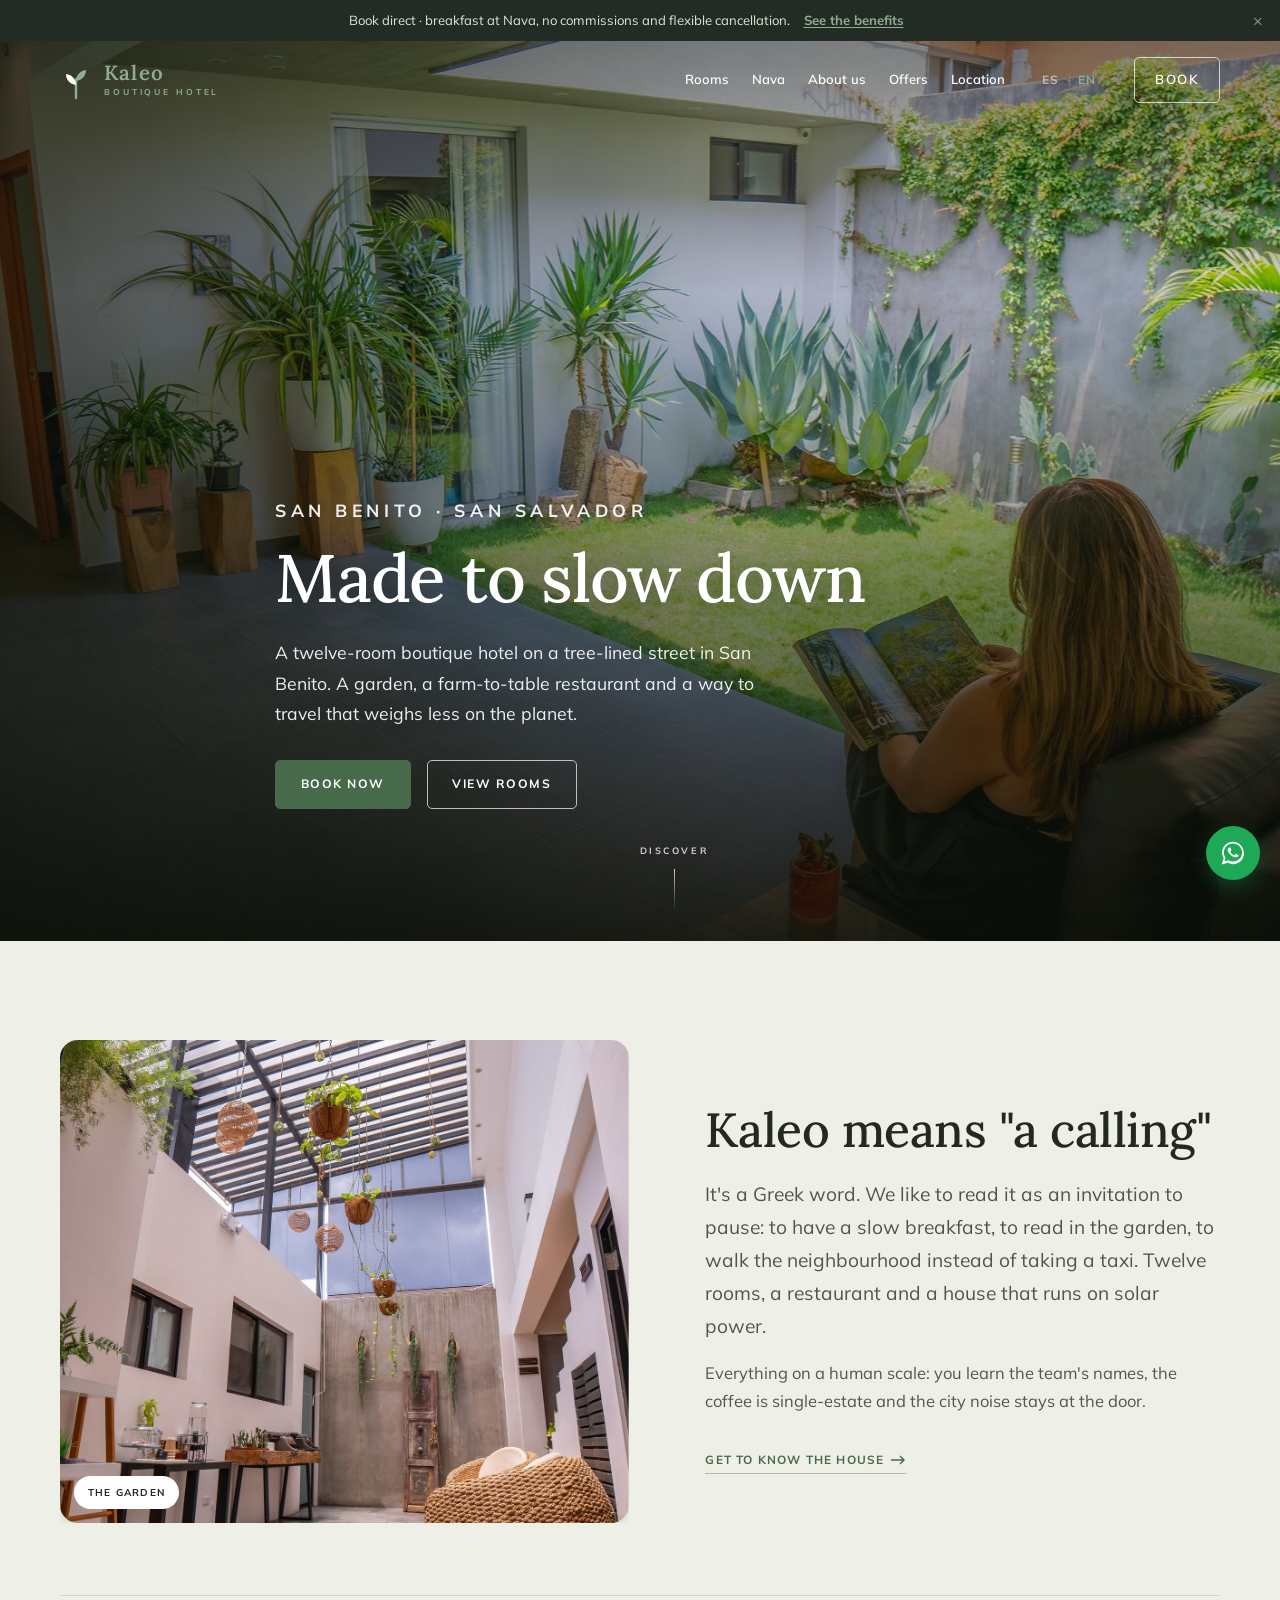
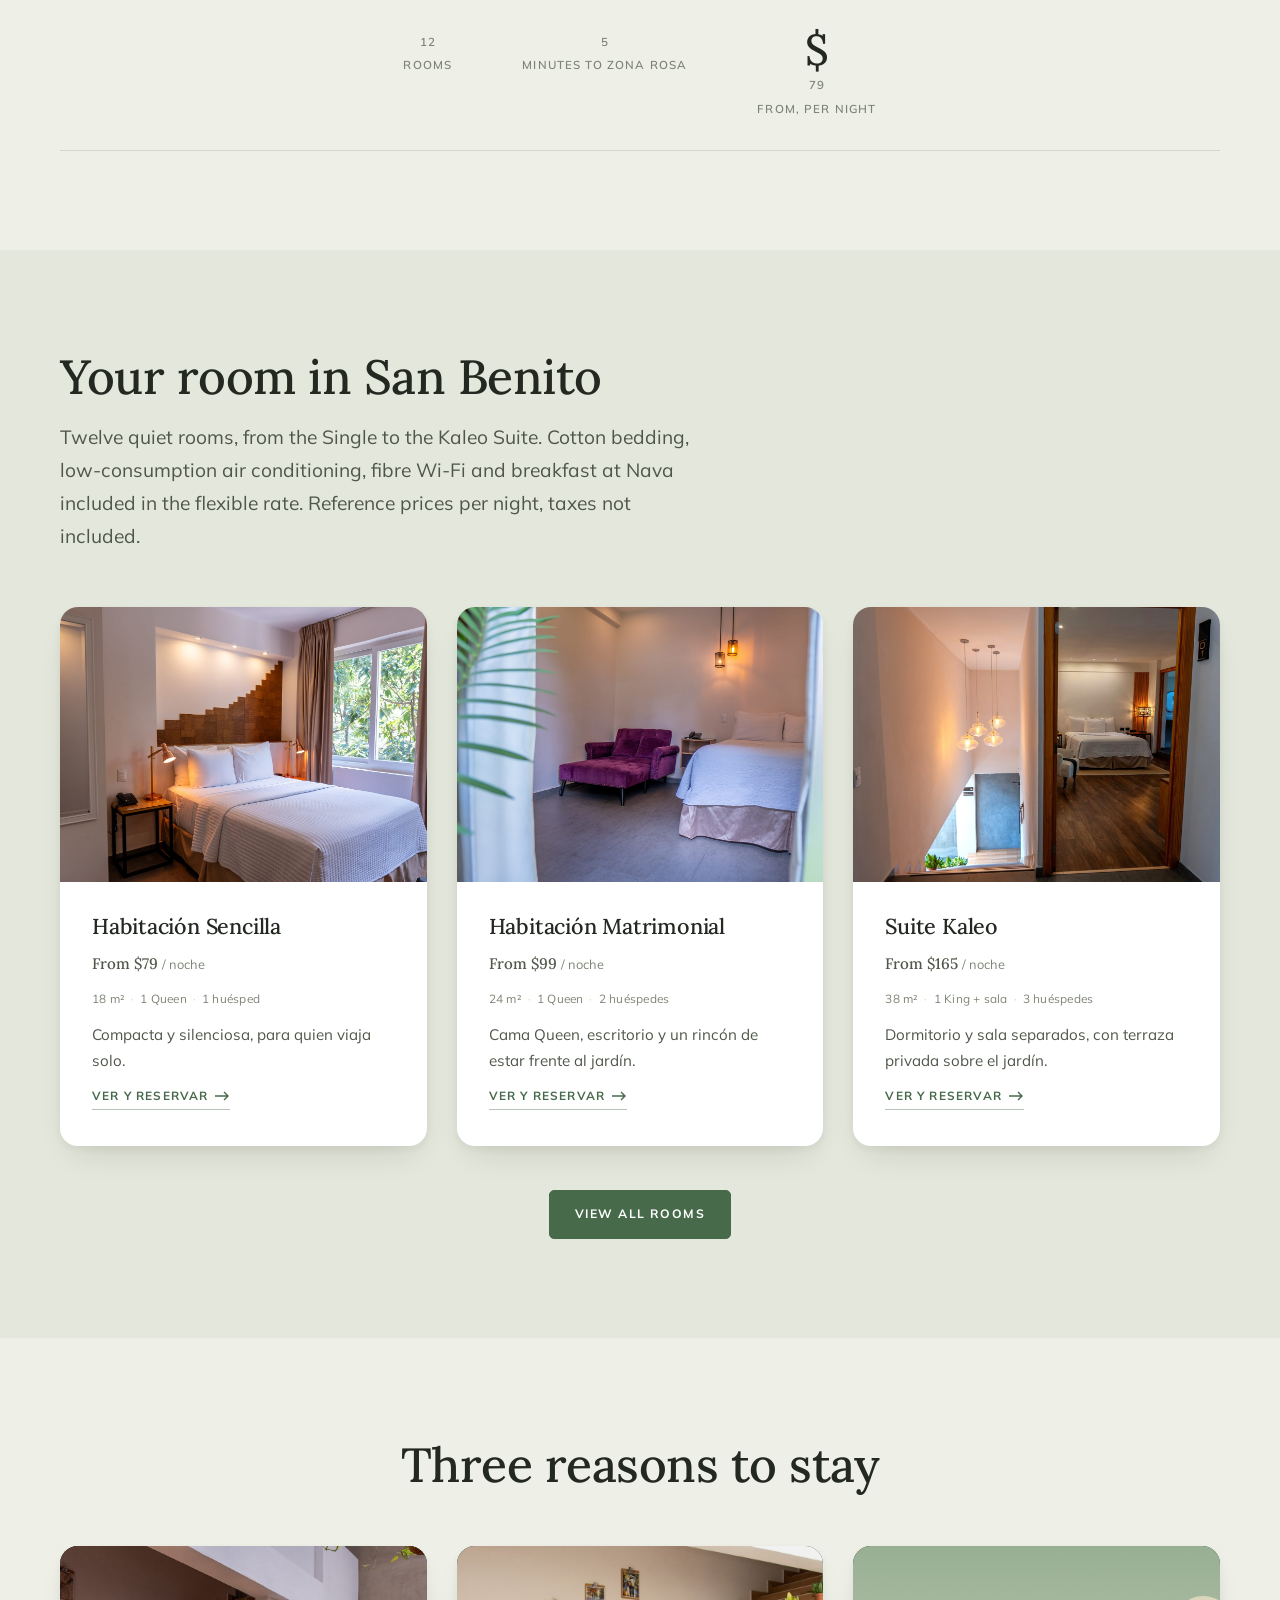
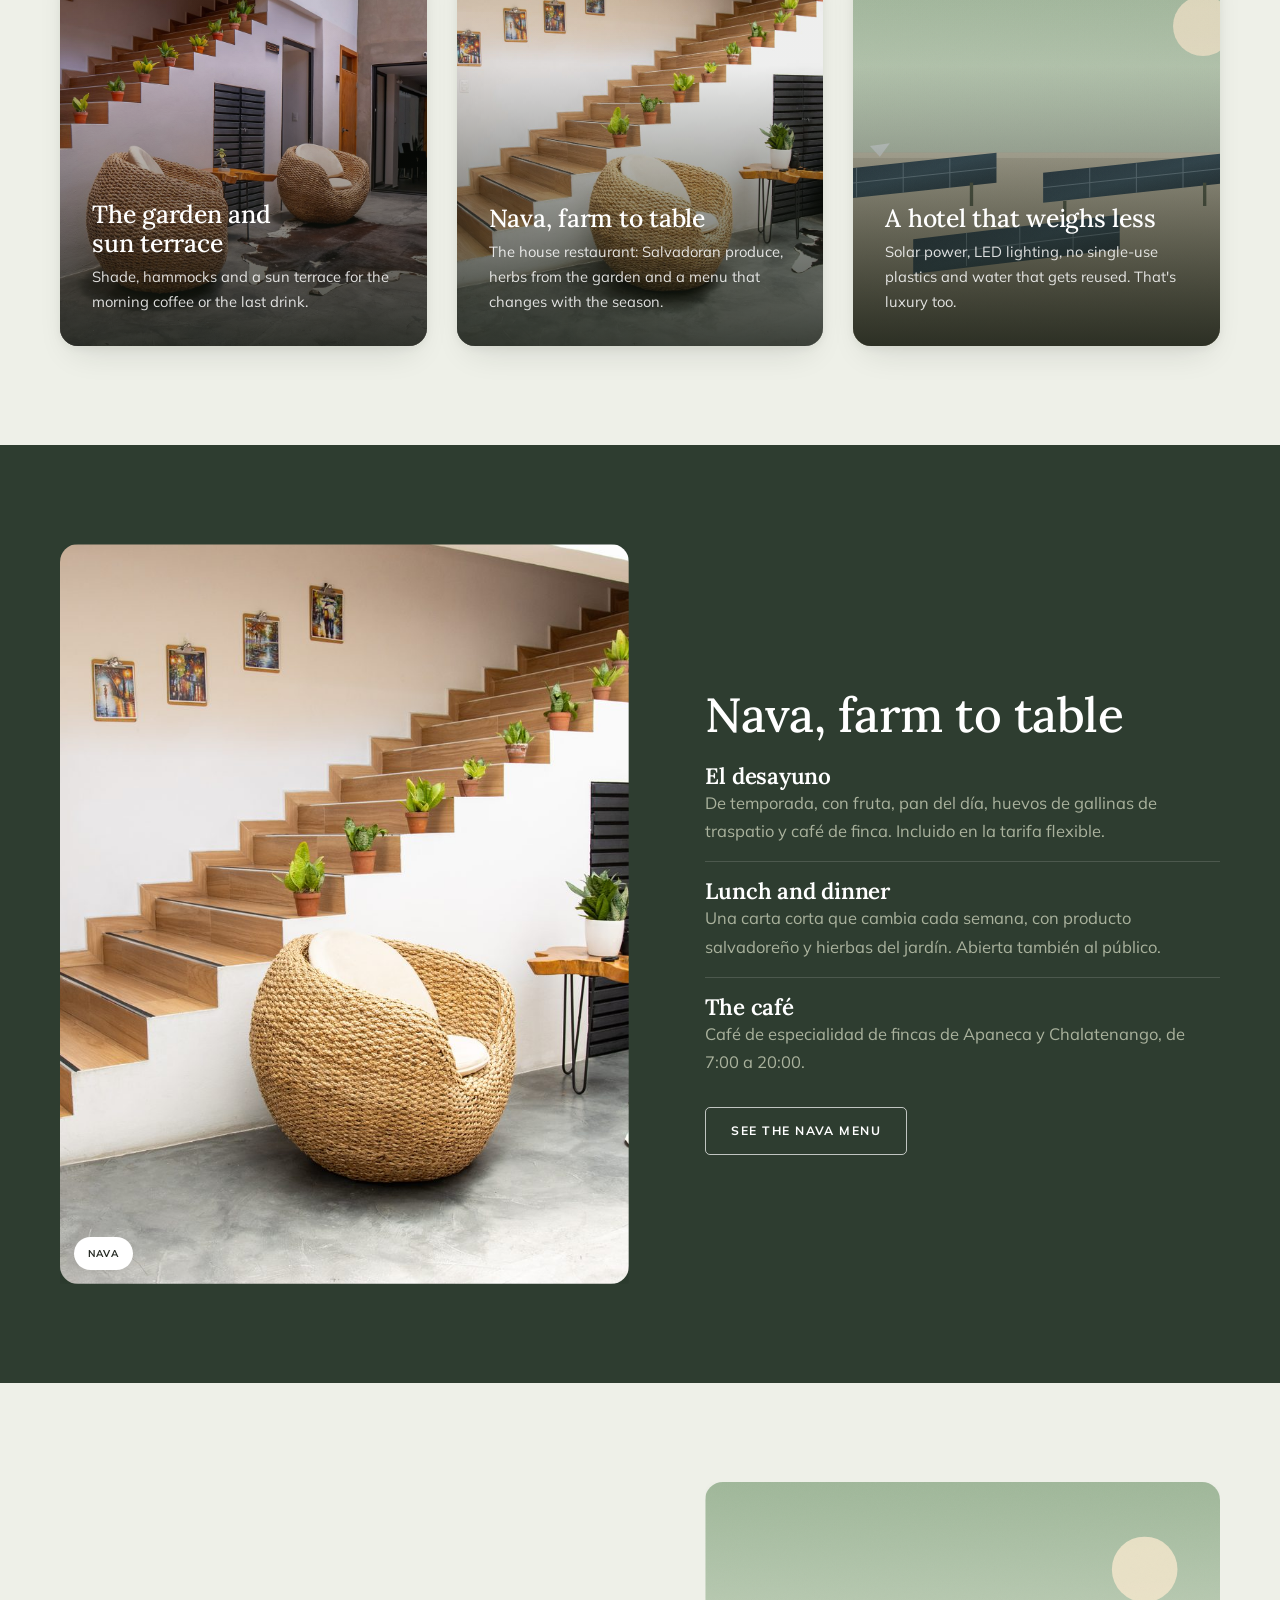
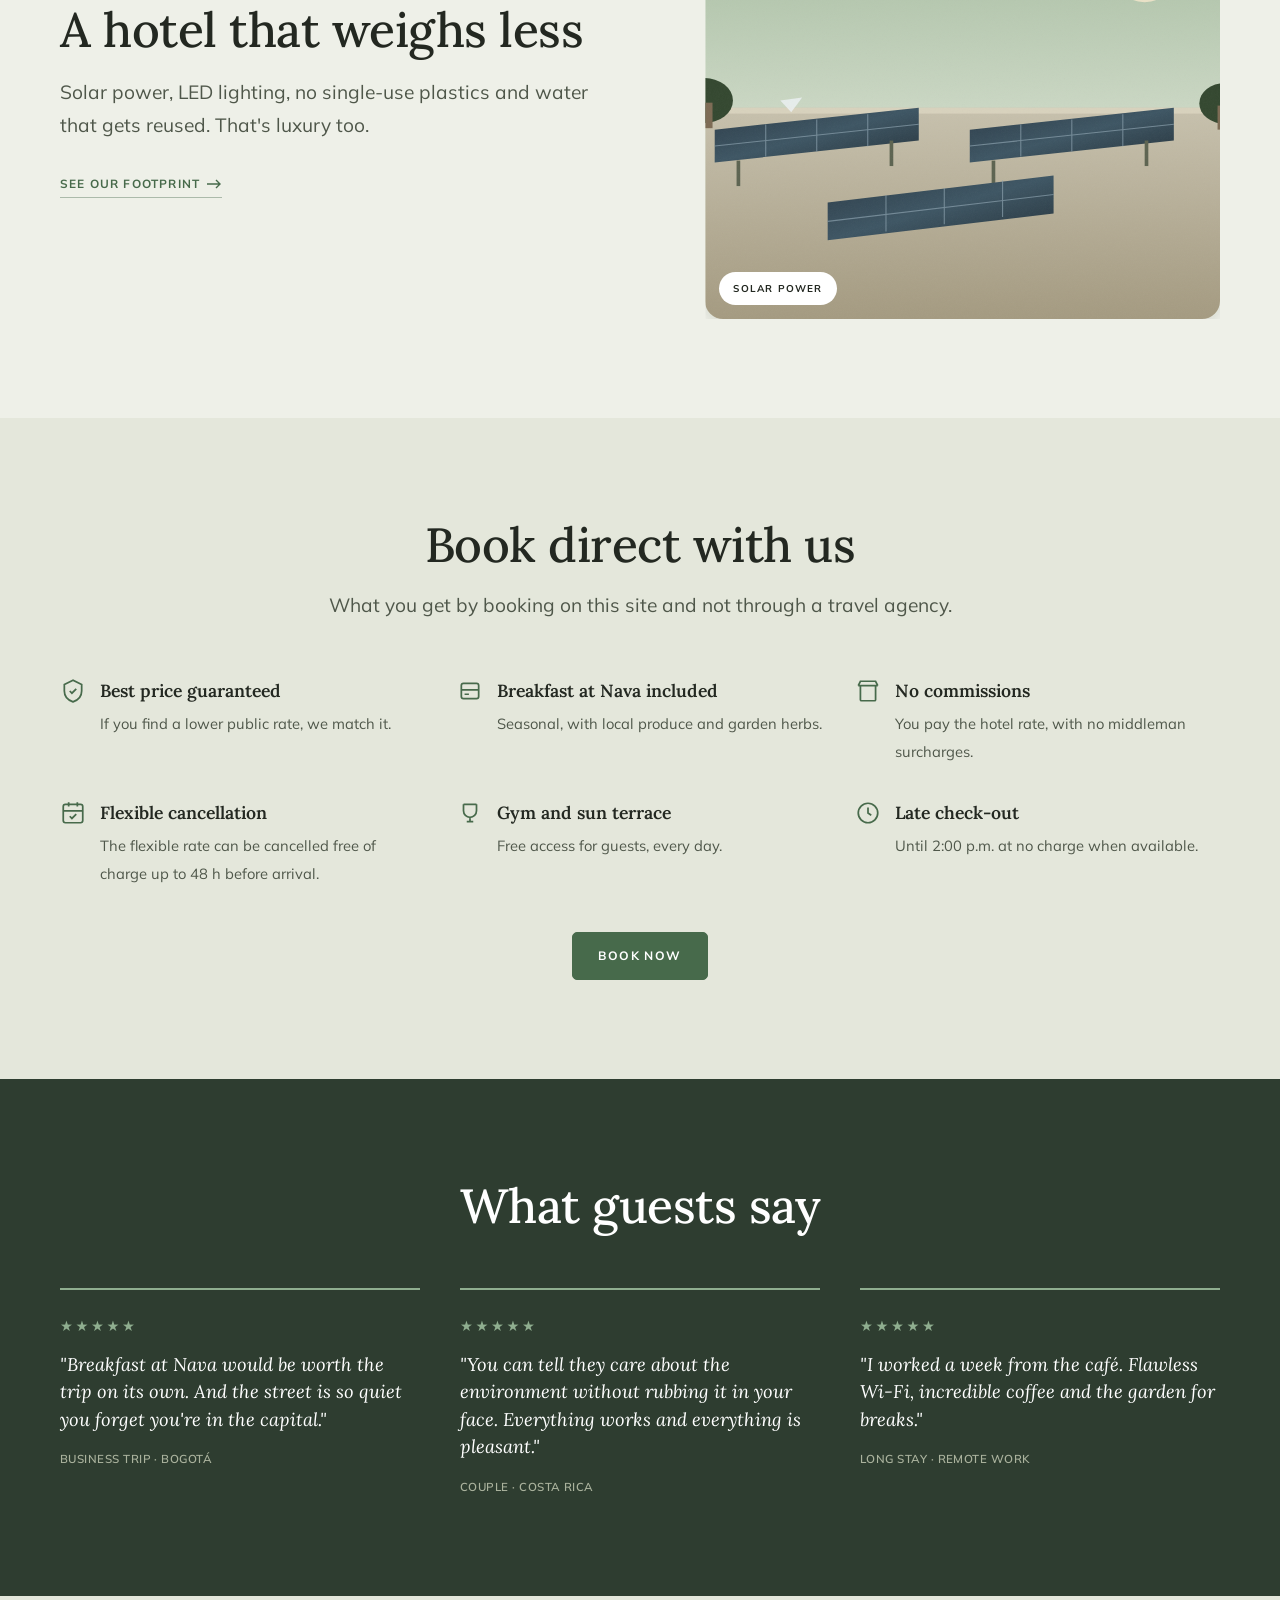
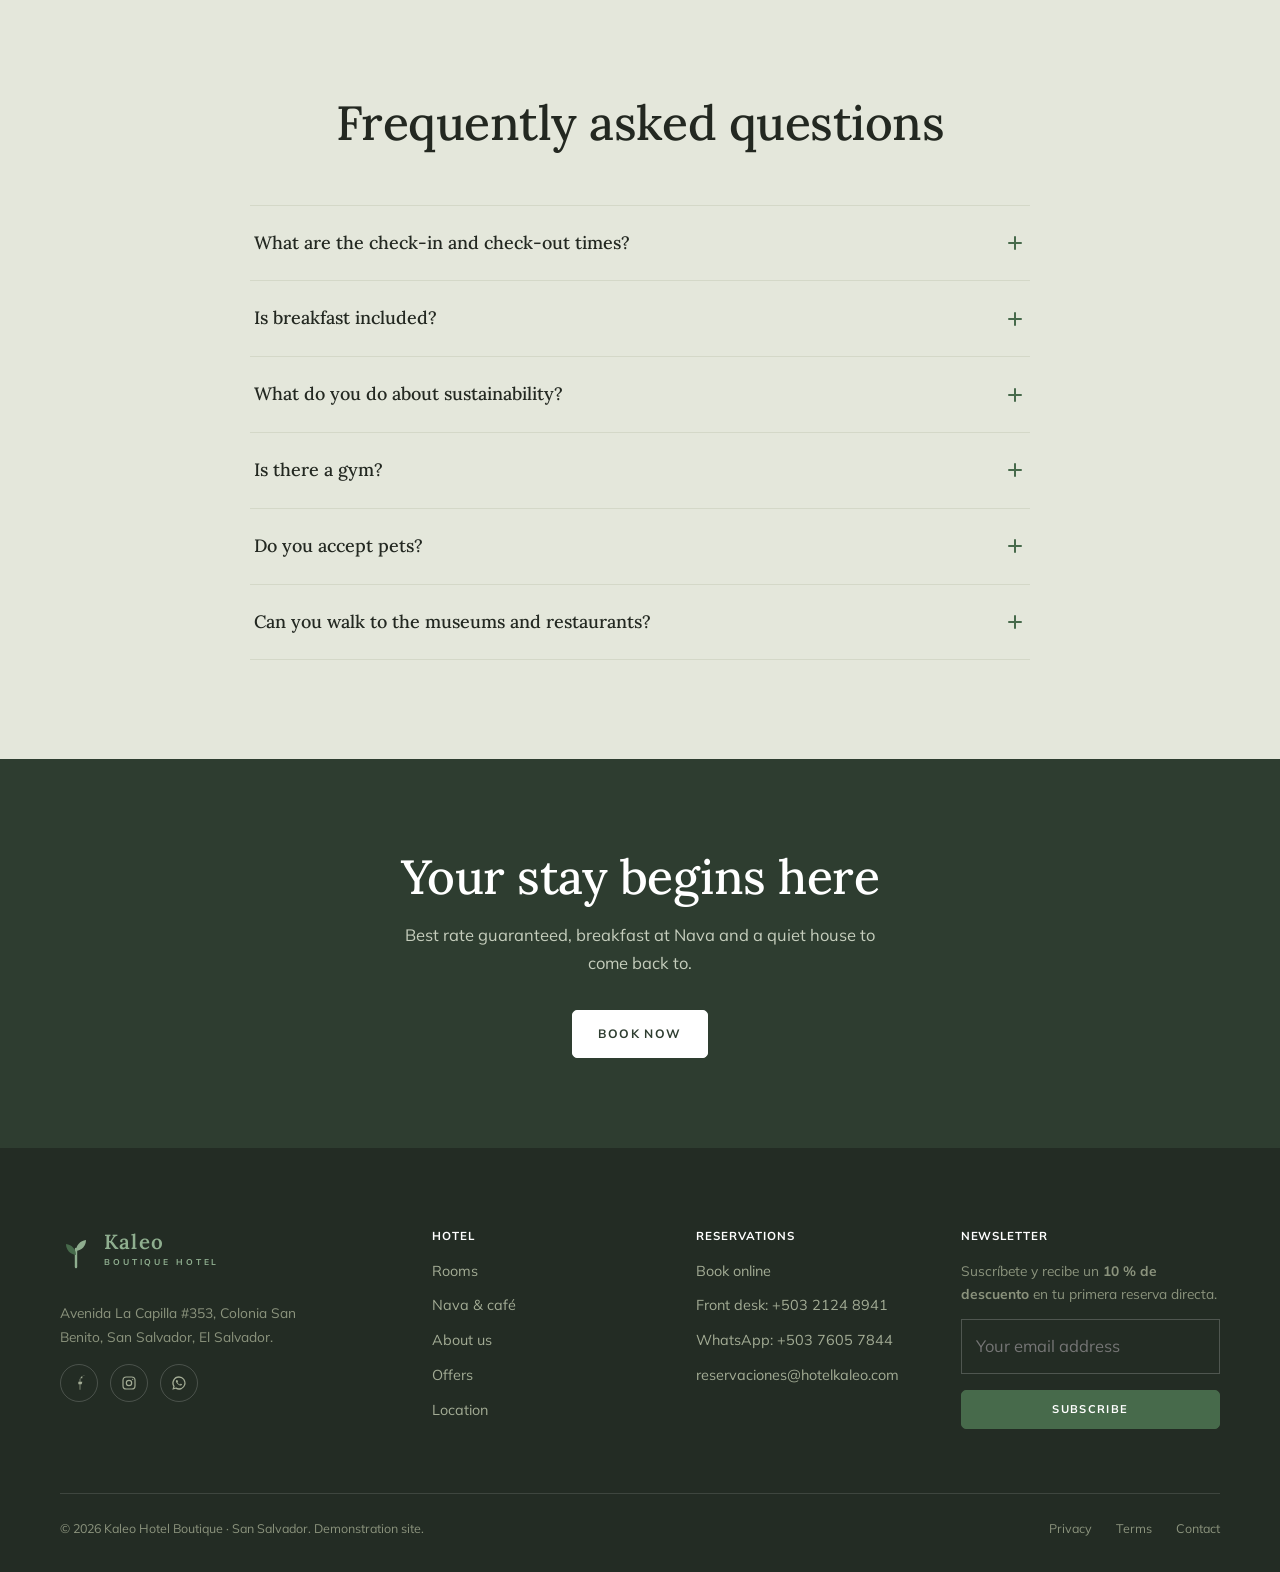
<file: index.html>
<!DOCTYPE html>
<html lang="es">
<head>
<meta charset="UTF-8">
<meta name="viewport" content="width=device-width, initial-scale=1">
<title>Kaleo Hotel Boutique · San Salvador · Hecho para bajar el ritmo</title>
<meta name="description" content="Hotel boutique de doce habitaciones en Colonia San Benito, San Salvador. Jardín, restaurante Nava de la huerta a la mesa, energía solar y ubicación a pasos de los museos y la Zona Rosa. Reserva directa con la mejor tarifa.">
<meta name="theme-color" content="#476a4b">
<link rel="icon" href="favicon.svg" type="image/svg+xml">
<link rel="apple-touch-icon" href="assets/img/icons/icon-192.png">
<link rel="manifest" href="manifest.json">
<meta property="og:title" content="Kaleo Hotel Boutique · San Salvador">
<meta property="og:description" content="Hecho para bajar el ritmo. Doce habitaciones en San Benito, jardín y restaurante de la huerta a la mesa.">
<meta property="og:type" content="website">
<meta property="og:image" content="assets/img/hotel/hero.jpg">
<link rel="preconnect" href="https://fonts.googleapis.com">
<link rel="preconnect" href="https://fonts.gstatic.com" crossorigin>
<link href="https://fonts.googleapis.com/css2?family=Lora:ital,wght@0,400;0,500;0,600;1,400;1,500&family=Mulish:wght@400;500;600;700&display=swap" rel="stylesheet">
<link rel="stylesheet" href="assets/css/styles.css">
<script type="application/ld+json">
{
  "@context": "https://schema.org",
  "@type": "Hotel",
  "name": "Kaleo Hotel Boutique",
  "description": "Hotel boutique de 12 habitaciones con jardín y restaurante de la huerta a la mesa, en Colonia San Benito, San Salvador.",
  "starRating": { "@type": "Rating", "ratingValue": "3" },
  "address": {
    "@type": "PostalAddress",
    "streetAddress": "Avenida La Capilla #353, Colonia San Benito",
    "addressLocality": "San Salvador",
    "addressCountry": "SV"
  },
  "geo": { "@type": "GeoCoordinates", "latitude": 13.69285, "longitude": -89.23861 },
  "telephone": "+503-2124-8941",
  "image": "assets/img/hotel/hero.jpg",
  "priceRange": "$$",
  "amenityFeature": [
    { "@type": "LocationFeatureSpecification", "name": "Restaurante de la huerta a la mesa (Nava)", "value": true },
    { "@type": "LocationFeatureSpecification", "name": "Jardín", "value": true },
    { "@type": "LocationFeatureSpecification", "name": "Energía solar", "value": true },
    { "@type": "LocationFeatureSpecification", "name": "Gimnasio", "value": true },
    { "@type": "LocationFeatureSpecification", "name": "Wi-Fi de fibra gratis", "value": true }
  ],
  "checkinTime": "15:00",
  "checkoutTime": "12:00"
}
</script>
<script type="application/ld+json">
{
  "@context": "https://schema.org",
  "@type": "FAQPage",
  "mainEntity": [
    { "@type": "Question", "name": "¿A qué hora es el check-in y el check-out?", "acceptedAnswer": { "@type": "Answer", "text": "Check-in desde las 3:00 p. m. y check-out hasta las 12:00 m. d. Si llegas antes, guardamos tu equipaje y puedes usar el jardín y la cafetería." } },
    { "@type": "Question", "name": "¿El desayuno está incluido?", "acceptedAnswer": { "@type": "Answer", "text": "Sí, en la tarifa flexible y en la mayoría de paquetes. Se sirve en Nava de 6:30 a 10:30, con producto de temporada." } },
    { "@type": "Question", "name": "¿Qué hacen en materia de sostenibilidad?", "acceptedAnswer": { "@type": "Answer", "text": "La casa funciona con energía solar, iluminación LED y sistemas de agua eficientes. No usamos plásticos de un solo uso y compramos a productores locales." } },
    { "@type": "Question", "name": "¿Hay gimnasio?", "acceptedAnswer": { "@type": "Answer", "text": "Sí, un gimnasio pequeño con equipo cardiovascular y de fuerza, abierto para huéspedes. También hay una sun terrace y clases de yoga bajo reserva." } },
    { "@type": "Question", "name": "¿Aceptan mascotas?", "acceptedAnswer": { "@type": "Answer", "text": "Aceptamos perros de hasta 12 kg en habitaciones designadas, con aviso previo y un cargo de limpieza." } },
    { "@type": "Question", "name": "¿Se puede llegar caminando a los museos y restaurantes?", "acceptedAnswer": { "@type": "Answer", "text": "Sí. El Museo de Arte (MARTE) y el MUNA están a menos de 10 minutos a pie, y la Zona Rosa con sus restaurantes, a 5." } }
  ]
}
</script>
<noscript><style>.reveal,.reveal-img{opacity:1!important;transform:none!important;clip-path:none!important}</style></noscript>
</head>
<body>
<a class="skip" href="#main">Saltar al contenido</a>

<header class="site-header">
  <div class="wrap">
    <a class="brand" href="index.html" aria-label="Kaleo Hotel Boutique — inicio">
      <span class="brand__mark" aria-hidden="true">
        <svg viewBox="0 0 32 40"><path d="M16 38V19" stroke="#8fae8f" stroke-width="2.4" stroke-linecap="round"/><path d="M16 21c0-6 4-10 10-11 0 6-4 10-10 11Z" fill="#8fae8f"/><path d="M16 25c0-6-4-10-10-11 0 6 4 10 10 11Z" fill="#ffffff"/></svg>
      </span>
      <span class="brand__word"><b>Kaleo</b><span>Hotel Boutique</span></span>
    </a>
    <button class="burger" aria-label="Abrir menú" aria-expanded="false" aria-controls="nav"><span></span><span></span><span></span></button>
    <nav class="nav" id="nav">
      <a href="habitaciones.html">Habitaciones</a>
      <a href="nava.html">Nava</a>
      <a href="nosotros.html">Nosotros</a>
      <a href="ofertas.html">Ofertas</a>
      <a href="ubicacion.html">Ubicación</a>
      <a class="btn btn--ghost-light nav__cta" href="reservar.html">Reservar</a>
    </nav>
  </div>
</header>

<main id="main">

<!-- ===== HERO ===== -->
<section class="hero">
  <div class="hero__media">
    <img src="assets/img/hotel/hero.jpg" alt="Jardín interior de Kaleo con césped, agaves y un huésped leyendo" data-parallax="0.10" fetchpriority="high" width="1920" height="1280">
  </div>
  <div class="wrap hero__inner">
    <p class="hero__eyebrow">San Benito · San Salvador</p>
    <h1 class="h-xl">Hecho para bajar el ritmo</h1>
    <p>Un hotel boutique de doce habitaciones en una calle arbolada de San Benito. Jardín, restaurante de la huerta a la mesa y una forma de viajar que pesa menos sobre el planeta.</p>
    <div class="hero__cta">
      <a class="btn btn--primary" href="reservar.html">Reservar ahora</a>
      <a class="btn btn--ghost-light" href="habitaciones.html">Ver habitaciones</a>
    </div>
  </div>
  <div class="hero__scroll" aria-hidden="true"><span>Descubre</span><i></i></div>
</section>

<!-- ===== BIENVENIDA ===== -->
<section class="section">
  <div class="wrap split">
    <div class="split__media reveal-img">
      <img src="assets/img/hotel/garden.jpg" alt="Patio acristalado de Kaleo con plantas colgantes" loading="lazy" decoding="async">
      <span class="tag">El jardín</span>
    </div>
    <div class="split__body reveal">
      <h2 class="h-lg" style="margin:14px 0 20px">Kaleo quiere decir "una llamada"</h2>
      <p class="lede">Es una palabra griega. Nos gusta entenderla como una invitación a parar: a desayunar sin prisa, a leer en el jardín, a caminar el barrio en lugar de tomar un taxi. Doce habitaciones, un restaurante y una casa que funciona con energía solar.</p>
      <p style="margin-top:16px;color:var(--ink-2)">Todo a escala humana: te aprendes los nombres del equipo, el café es de finca y el ruido de la ciudad se queda en la puerta.</p>
      <div style="margin-top:28px"><a class="link-arrow" href="nosotros.html">Conoce la casa <svg width="16" height="10" viewBox="0 0 16 10" fill="none"><path d="M1 5h13M10 1l4 4-4 4" stroke="currentColor" stroke-width="1.4"/></svg></a></div>
    </div>
  </div>

  <div class="wrap" style="margin-top:clamp(48px,8vh,90px)">
    <div class="stats reveal">
      <div class="stat"><b><span class="count" data-count="12">0</span></b><span>Habitaciones</span></div>
      <div class="stat"><b><span class="count" data-count="5">0</span></b><span>Minutos a la Zona Rosa</span></div>
      <div class="stat"><b>$<span class="count" data-count="79">0</span></b><span>Desde, por noche</span></div>
    </div>
  </div>
</section>

<!-- ===== HABITACIONES (preview) ===== -->
<section class="section section--sand">
  <div class="wrap">
    <div class="section-head">
      <h2 class="h-lg">Tu habitación en San Benito</h2>
      <p class="lede">Doce habitaciones tranquilas, de la Sencilla a la Suite Kaleo. Ropa de cama de algodón, aire acondicionado de bajo consumo, Wi-Fi de fibra y desayuno en Nava incluido en la tarifa flexible. Precios de referencia por noche, sin impuestos.</p>
    </div>
    <div class="grid grid--3">
      <a class="card reveal" style="--i:0" href="habitaciones.html#sencilla">
        <div class="card__media"><img src="assets/img/hotel/room-single.jpg" alt="Habitación Sencilla con cama Queen" loading="lazy"></div>
        <div class="card__body">
          <h3>Habitación Sencilla</h3>
          <p class="card__price"><span>Desde</span> $79 <small>/ noche</small></p>
          <div class="card__meta"><span>18 m²</span><span>1 Queen</span><span>1 huésped</span></div>
          <p>Compacta y silenciosa, para quien viaja solo.</p>
          <span class="link-arrow">Ver y reservar <svg width="16" height="10" viewBox="0 0 16 10" fill="none"><path d="M1 5h13M10 1l4 4-4 4" stroke="currentColor" stroke-width="1.4"/></svg></span>
        </div>
      </a>
      <a class="card reveal" style="--i:1" href="habitaciones.html#matrimonial">
        <div class="card__media"><img src="assets/img/hotel/room-matrimonial.jpg" alt="Habitación Matrimonial con cama Queen y rincón de estar" loading="lazy"></div>
        <div class="card__body">
          <h3>Habitación Matrimonial</h3>
          <p class="card__price"><span>Desde</span> $99 <small>/ noche</small></p>
          <div class="card__meta"><span>24 m²</span><span>1 Queen</span><span>2 huéspedes</span></div>
          <p>Cama Queen, escritorio y un rincón de estar frente al jardín.</p>
          <span class="link-arrow">Ver y reservar <svg width="16" height="10" viewBox="0 0 16 10" fill="none"><path d="M1 5h13M10 1l4 4-4 4" stroke="currentColor" stroke-width="1.4"/></svg></span>
        </div>
      </a>
      <a class="card reveal" style="--i:2" href="habitaciones.html#suite">
        <div class="card__media"><img src="assets/img/hotel/suite.jpg" alt="Suite Kaleo con sala de estar y terraza privada" loading="lazy"></div>
        <div class="card__body">
          <h3>Suite Kaleo</h3>
          <p class="card__price"><span>Desde</span> $165 <small>/ noche</small></p>
          <div class="card__meta"><span>38 m²</span><span>1 King + sala</span><span>3 huéspedes</span></div>
          <p>Dormitorio y sala separados, con terraza privada sobre el jardín.</p>
          <span class="link-arrow">Ver y reservar <svg width="16" height="10" viewBox="0 0 16 10" fill="none"><path d="M1 5h13M10 1l4 4-4 4" stroke="currentColor" stroke-width="1.4"/></svg></span>
        </div>
      </a>
    </div>
    <div class="center" style="margin-top:44px"><a class="btn btn--primary" href="habitaciones.html">Ver todas las habitaciones</a></div>
  </div>
</section>

<!-- ===== TRES RAZONES ===== -->
<section class="section">
  <div class="wrap">
    <div class="section-head center">
      <h2 class="h-lg">Tres razones para quedarte</h2>
    </div>
    <div class="grid grid--3">
      <a class="feature reveal" style="--i:0" href="nosotros.html">
        <img src="assets/img/hotel/terrace.jpg" alt="Rincón de estar de Kaleo con sillones de mimbre" loading="lazy" decoding="async">
        <div><h3>El jardín y la sun terrace</h3><p>Sombra, hamacas y una terraza al sol para el café de la mañana o la última copa.</p></div>
      </a>
      <a class="feature reveal" style="--i:1" href="nava.html">
        <img src="assets/img/hotel/nava.jpg" alt="Zona común de Kaleo junto al comedor de Nava" loading="lazy" decoding="async">
        <div><h3>Nava, de la huerta a la mesa</h3><p>El restaurante de la casa: producto salvadoreño, hierbas del jardín y una carta que cambia con la temporada.</p></div>
      </a>
      <a class="feature reveal" style="--i:2" href="nosotros.html">
        <img src="assets/img/hotel/solar.svg" alt="Paneles solares en la azotea del hotel" loading="lazy" decoding="async">
        <div><h3>Un hotel que pesa menos</h3><p>Energía solar, luz LED, sin plásticos de un solo uso y agua que se aprovecha. El lujo también es eso.</p></div>
      </a>
    </div>
  </div>
</section>

<!-- ===== NAVA ===== -->
<section class="section section--dark">
  <div class="wrap">
    <div class="split">
      <div class="split__media split__media--tall reveal-img">
        <img src="assets/img/hotel/nava.jpg" alt="Zona común de Kaleo junto al comedor de Nava" loading="lazy" decoding="async">
        <span class="tag">Nava</span>
      </div>
      <div class="split__body reveal">
        <h2 class="h-lg" style="margin:14px 0 20px">Nava, de la huerta a la mesa</h2>
        <div class="stack">
          <div>
            <h3 class="h-sm">El desayuno</h3>
            <p class="muted">De temporada, con fruta, pan del día, huevos de gallinas de traspatio y café de finca. Incluido en la tarifa flexible.</p>
          </div>
          <hr class="rule" style="background:rgba(255,255,255,.14)">
          <div>
            <h3 class="h-sm">Almuerzo y cena</h3>
            <p class="muted">Una carta corta que cambia cada semana, con producto salvadoreño y hierbas del jardín. Abierta también al público.</p>
          </div>
          <hr class="rule" style="background:rgba(255,255,255,.14)">
          <div>
            <h3 class="h-sm">La cafetería</h3>
            <p class="muted">Café de especialidad de fincas de Apaneca y Chalatenango, de 7:00 a 20:00.</p>
          </div>
        </div>
        <div style="margin-top:30px"><a class="btn btn--ghost-light" href="nava.html">Ver la carta de Nava</a></div>
      </div>
    </div>
  </div>
</section>

<!-- ===== SOSTENIBILIDAD ===== -->
<section class="section">
  <div class="wrap split split--reverse">
    <div class="split__media reveal-img">
      <img src="assets/img/hotel/solar.svg" alt="Paneles solares y plantas en la azotea de Kaleo" loading="lazy" decoding="async">
      <span class="tag">Energía solar</span>
    </div>
    <div class="split__body reveal">
      <h2 class="h-lg" style="margin-bottom:18px">Un hotel que pesa menos</h2>
      <p class="lede">Energía solar, luz LED, sin plásticos de un solo uso y agua que se aprovecha. El lujo también es eso.</p>
      <div style="margin-top:26px"><a class="link-arrow" href="nosotros.html">Conoce nuestra huella <svg width="16" height="10" viewBox="0 0 16 10" fill="none"><path d="M1 5h13M10 1l4 4-4 4" stroke="currentColor" stroke-width="1.4"/></svg></a></div>
    </div>
  </div>
</section>

<!-- ===== RESERVA DIRECTA ===== -->
<section class="section section--sand">
  <div class="wrap">
    <div class="section-head center">
      <h2 class="h-lg">Reserva directo con nosotros</h2>
      <p class="lede">Lo que obtienes al reservar en este sitio y no en una agencia de viajes.</p>
    </div>
    <div class="perks-grid reveal">
      <div class="perk"><svg viewBox="0 0 24 24" fill="none" stroke="currentColor" stroke-width="1.6"><path d="M12 2 4 6v6c0 5 3.4 8.5 8 10 4.6-1.5 8-5 8-10V6l-8-4z"/><path d="m9 12 2 2 4-4"/></svg><div><b>Mejor precio garantizado</b><span>Si encuentras una tarifa pública más baja, la igualamos.</span></div></div>
      <div class="perk"><svg viewBox="0 0 24 24" fill="none" stroke="currentColor" stroke-width="1.6"><path d="M4 11h16M7 15h4M6 19h12a2 2 0 0 0 2-2V7a2 2 0 0 0-2-2H6a2 2 0 0 0-2 2v10a2 2 0 0 0 2 2z"/></svg><div><b>Desayuno en Nava incluido</b><span>De temporada, con producto local y hierbas del jardín.</span></div></div>
      <div class="perk"><svg viewBox="0 0 24 24" fill="none" stroke="currentColor" stroke-width="1.6"><path d="M3 7h18M3 7l2-4h14l2 4M5 7v13a1 1 0 0 0 1 1h12a1 1 0 0 0 1-1V7"/></svg><div><b>Sin comisiones</b><span>Pagas la tarifa del hotel, sin recargos de intermediarios.</span></div></div>
      <div class="perk"><svg viewBox="0 0 24 24" fill="none" stroke="currentColor" stroke-width="1.6"><rect x="3" y="4" width="18" height="17" rx="2"/><path d="M8 2v4M16 2v4M3 10h18M9 15l2 2 4-4"/></svg><div><b>Cancelación flexible</b><span>La tarifa flexible se cancela sin cargo hasta 48&nbsp;h antes de llegar.</span></div></div>
      <div class="perk"><svg viewBox="0 0 24 24" fill="none" stroke="currentColor" stroke-width="1.6"><path d="M6 4h12M6 4v6a6 6 0 0 0 12 0V4M9 20h6M12 16v4"/></svg><div><b>Gimnasio y sun terrace</b><span>Acceso libre para huéspedes, todos los días.</span></div></div>
      <div class="perk"><svg viewBox="0 0 24 24" fill="none" stroke="currentColor" stroke-width="1.6"><circle cx="12" cy="12" r="9"/><path d="M12 7v5l3 2"/></svg><div><b>Salida tardía</b><span>Hasta las 14:00 sin costo cuando hay disponibilidad.</span></div></div>
    </div>
    <div class="center" style="margin-top:44px"><a class="btn btn--primary" href="reservar.html">Reservar ahora</a></div>
  </div>
</section>

<!-- ===== RESEÑAS ===== -->
<section class="section section--dark">
  <div class="wrap">
    <div class="section-head center">
      <h2 class="h-lg">Lo que dicen los huéspedes</h2>
    </div>
    <div class="reviews">
      <blockquote class="review reveal" style="--i:0">
        <div class="stars">★★★★★</div>
        <p>"El desayuno en Nava valdría el viaje solo. Y la calle es tan tranquila que olvidas que estás en la capital."</p>
        <cite>Viaje de trabajo · Bogotá</cite>
      </blockquote>
      <blockquote class="review reveal" style="--i:1">
        <div class="stars">★★★★★</div>
        <p>"Se nota el cuidado por lo ambiental sin que te lo restrieguen. Todo funciona y todo es agradable."</p>
        <cite>Pareja · Costa Rica</cite>
      </blockquote>
      <blockquote class="review reveal" style="--i:2">
        <div class="stars">★★★★★</div>
        <p>"Trabajé una semana desde la cafetería. Wi-Fi impecable, café increíble y el jardín para las pausas."</p>
        <cite>Estancia larga · trabajo remoto</cite>
      </blockquote>
    </div>
  </div>
</section>

<!-- ===== FAQ ===== -->
<section class="section section--sand">
  <div class="wrap">
    <div class="section-head center">
      <h2 class="h-lg">Preguntas frecuentes</h2>
    </div>
    <div class="faq">
      <div class="faq__item"><button class="faq__q" type="button">¿A qué hora es el check-in y el check-out?<i></i></button><div class="faq__a"><p>Check-in desde las 3:00 p.&nbsp;m. y check-out hasta las 12:00 m.&nbsp;d. Si llegas antes, guardamos tu equipaje y puedes usar el jardín y la cafetería.</p></div></div>
      <div class="faq__item"><button class="faq__q" type="button">¿El desayuno está incluido?<i></i></button><div class="faq__a"><p>Sí, en la tarifa flexible y en la mayoría de paquetes. Se sirve en Nava de 6:30 a 10:30, con producto de temporada.</p></div></div>
      <div class="faq__item"><button class="faq__q" type="button">¿Qué hacen en materia de sostenibilidad?<i></i></button><div class="faq__a"><p>La casa funciona con energía solar, iluminación LED y sistemas de agua eficientes. No usamos plásticos de un solo uso y las amenidades de baño son rellenables. Compramos a productores locales.</p></div></div>
      <div class="faq__item"><button class="faq__q" type="button">¿Hay gimnasio?<i></i></button><div class="faq__a"><p>Sí, un gimnasio pequeño con equipo cardiovascular y de fuerza, abierto para huéspedes. También hay una sun terrace y clases de yoga bajo reserva.</p></div></div>
      <div class="faq__item"><button class="faq__q" type="button">¿Aceptan mascotas?<i></i></button><div class="faq__a"><p>Aceptamos perros de hasta 12&nbsp;kg en habitaciones designadas, con aviso previo y un cargo de limpieza.</p></div></div>
      <div class="faq__item"><button class="faq__q" type="button">¿Se puede llegar caminando a los museos y restaurantes?<i></i></button><div class="faq__a"><p>Sí. El Museo de Arte (MARTE) y el MUNA están a menos de 10 minutos a pie, y la Zona Rosa con sus restaurantes, a 5.</p></div></div>
    </div>
  </div>
</section>

<!-- ===== CTA ===== -->
<section class="cta-strip">
  <div class="wrap--narrow">
    <h2 class="h-lg">Tu estancia empieza aquí</h2>
    <p>Mejor tarifa garantizada, desayuno en Nava y una casa tranquila a la que volver.</p>
    <a class="btn btn--primary" href="reservar.html">Reservar ahora</a>
  </div>
</section>

</main>

<footer class="site-footer" data-footer></footer>
<div class="mobile-book"><a class="btn btn--primary" href="reservar.html">Reservar ahora</a></div>

<script src="assets/js/data.js"></script>
<script src="assets/js/partials.js"></script>
<script src="assets/js/main.js"></script>
<script src="assets/js/i18n.js"></script>
</body>
</html>
</file>
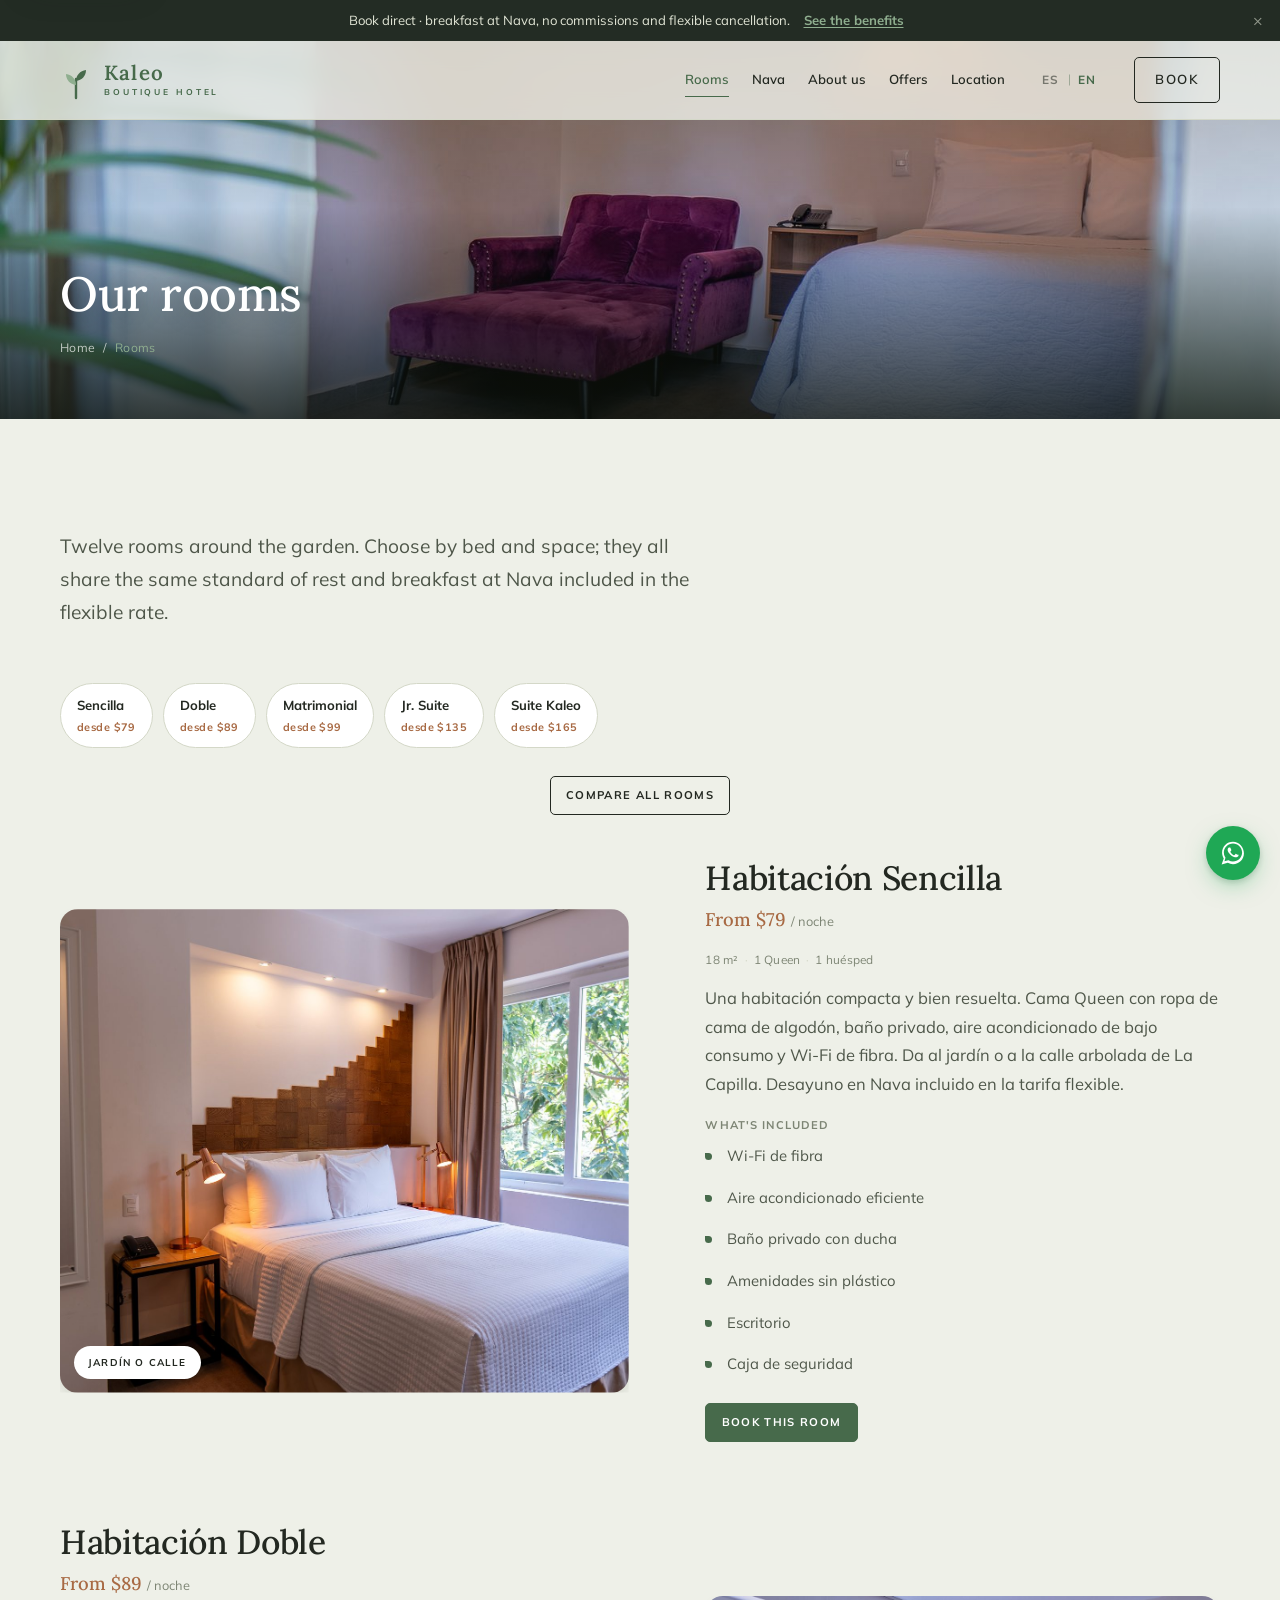
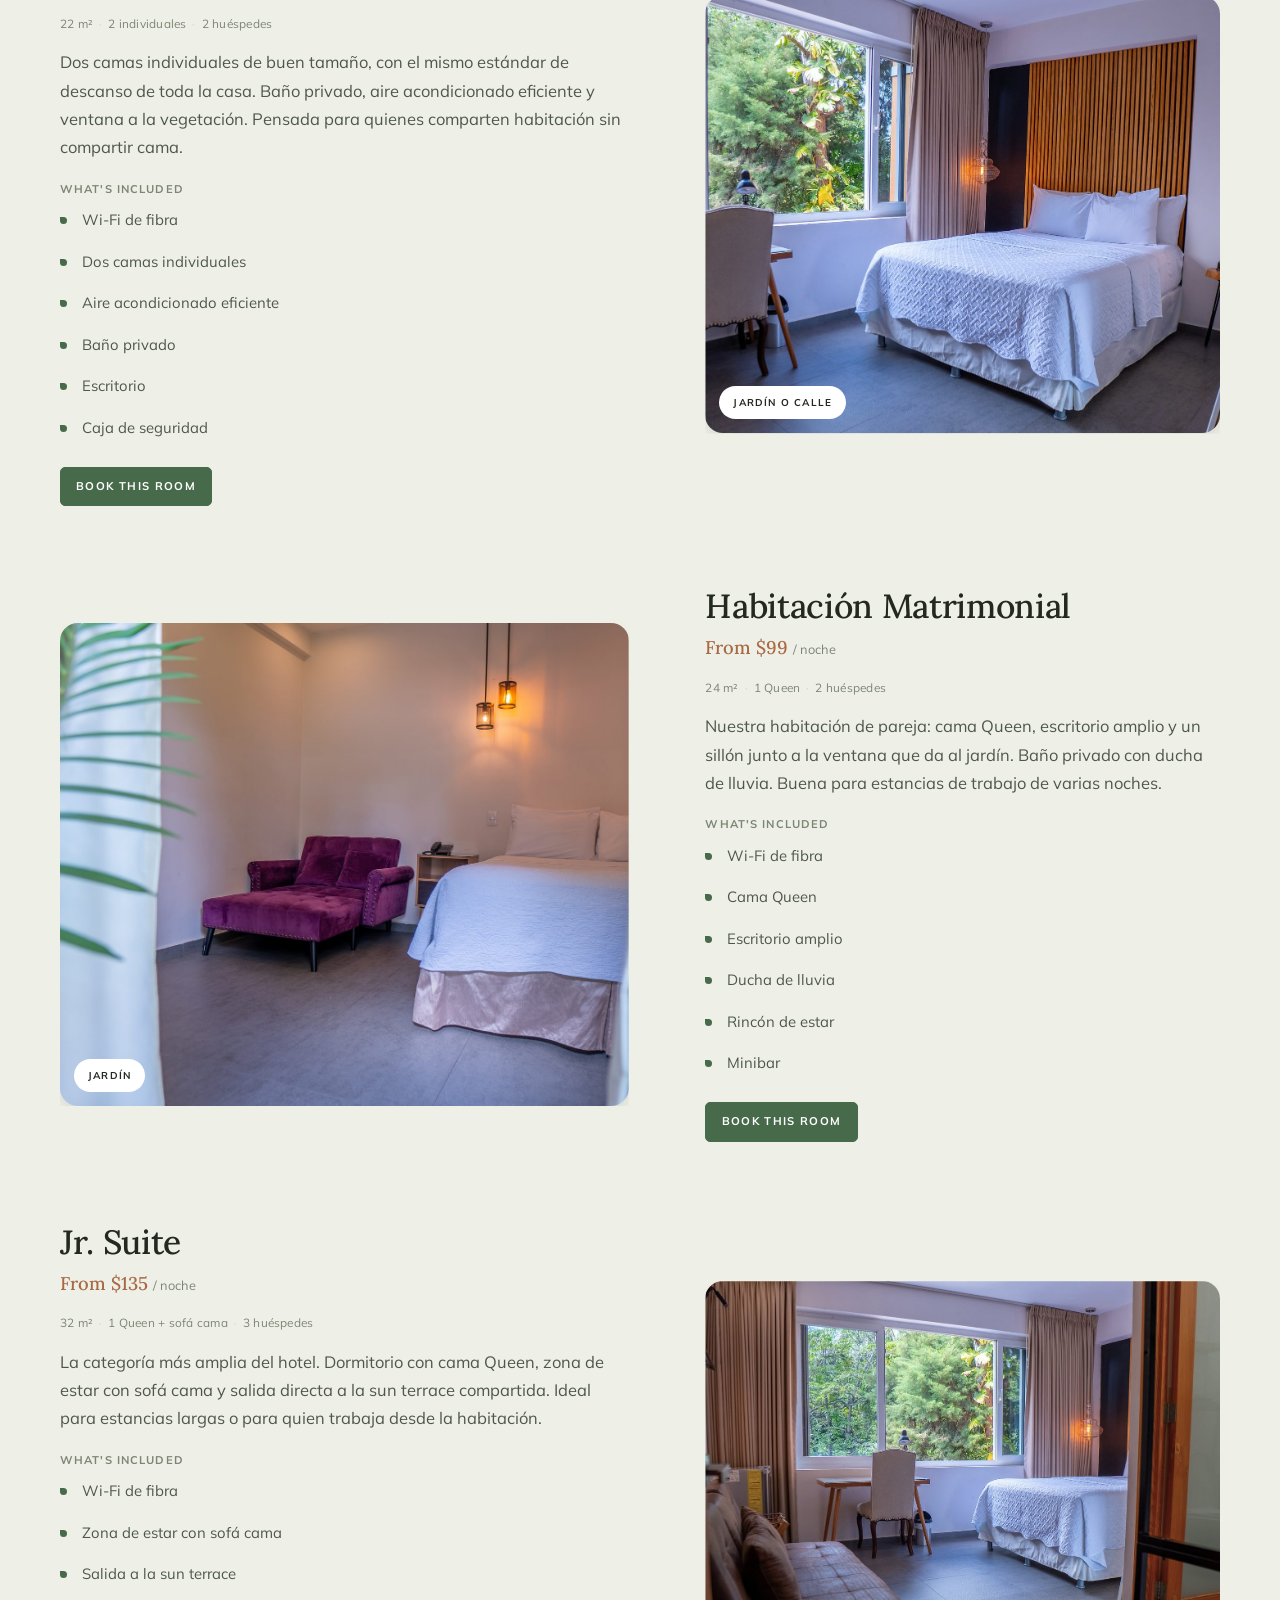
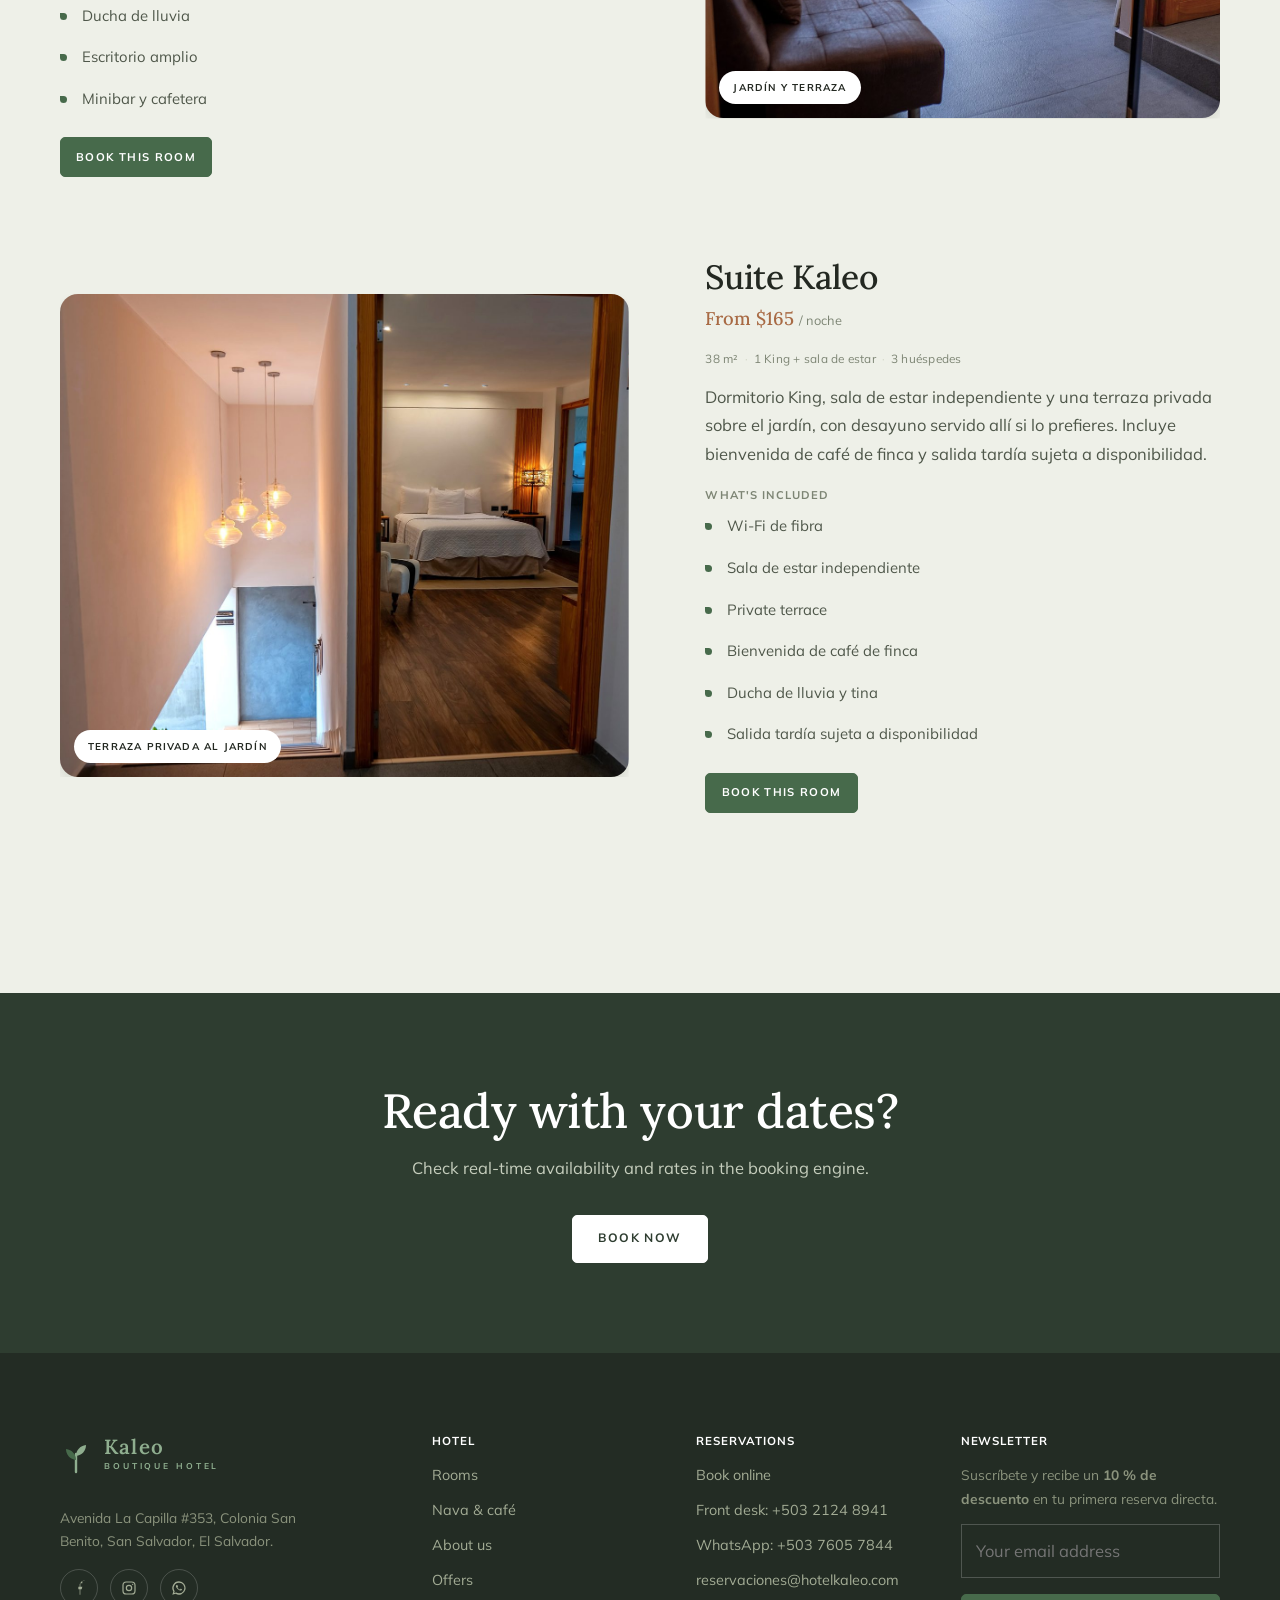
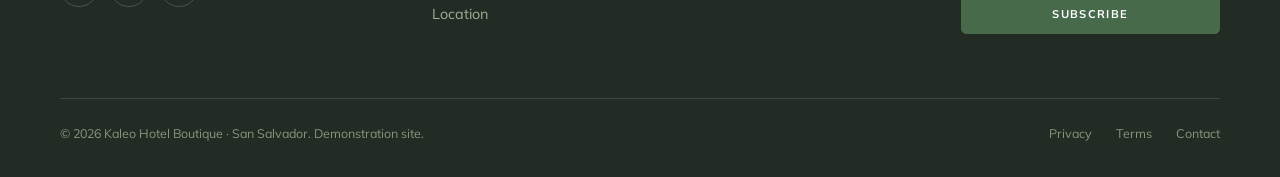
<file: habitaciones.html>
<!DOCTYPE html>
<html lang="es">
<head>
<meta charset="UTF-8">
<meta name="viewport" content="width=device-width, initial-scale=1">
<title>Habitaciones · Kaleo Hotel Boutique</title>
<meta name="description" content="Doce habitaciones alrededor del jardín de Kaleo, en Colonia San Benito: Sencilla, Doble, Matrimonial, Jr. Suite y Suite Kaleo. Desde 79 USD la noche, desayuno en Nava incluido.">
<meta name="theme-color" content="#476a4b">
<link rel="icon" href="favicon.svg" type="image/svg+xml">
<link rel="apple-touch-icon" href="assets/img/icons/icon-192.png">
<link rel="manifest" href="manifest.json">
<link rel="preconnect" href="https://fonts.googleapis.com">
<link rel="preconnect" href="https://fonts.gstatic.com" crossorigin>
<link href="https://fonts.googleapis.com/css2?family=Lora:ital,wght@0,400;0,500;0,600;1,400;1,500&family=Mulish:wght@400;500;600;700&display=swap" rel="stylesheet">
<link rel="stylesheet" href="assets/css/styles.css">
<noscript><style>.reveal,.reveal-img{opacity:1!important;transform:none!important;clip-path:none!important}</style></noscript>
</head>
<body>
<a class="skip" href="#main">Saltar al contenido</a>

<header class="site-header site-header--inner">
  <div class="wrap">
    <a class="brand" href="index.html" aria-label="Kaleo Hotel Boutique — inicio">
      <span class="brand__mark" aria-hidden="true"><svg viewBox="0 0 32 40"><path d="M16 38V19" stroke="#476a4b" stroke-width="2.4" stroke-linecap="round"/><path d="M16 21c0-6 4-10 10-11 0 6-4 10-10 11Z" fill="#476a4b"/><path d="M16 25c0-6-4-10-10-11 0 6 4 10 10 11Z" fill="#8fae8f"/></svg></span>
      <span class="brand__word"><b>Kaleo</b><span>Hotel Boutique</span></span>
    </a>
    <button class="burger" aria-label="Abrir menú" aria-expanded="false" aria-controls="nav"><span></span><span></span><span></span></button>
    <nav class="nav" id="nav">
      <a href="habitaciones.html" aria-current="page">Habitaciones</a>
      <a href="nava.html">Nava</a>
      <a href="nosotros.html">Nosotros</a>
      <a href="ofertas.html">Ofertas</a>
      <a href="ubicacion.html">Ubicación</a>
      <a class="btn btn--ghost-light nav__cta" href="reservar.html">Reservar</a>
    </nav>
  </div>
</header>

<main id="main">

<section class="pagehero" style="min-height:42vh">
  <div class="pagehero__media"><img src="assets/img/hotel/room-matrimonial.jpg" alt="Habitación de Kaleo con luz natural y cama vestida en algodón"></div>
  <div class="wrap">
    <h1 class="h-lg">Nuestras habitaciones</h1>
    <div class="crumbs"><a href="index.html">Inicio</a> / <span>Habitaciones</span></div>
  </div>
</section>

<section class="section">
  <div class="wrap">
    <div class="section-head">
      <p class="lede">Doce habitaciones alrededor del jardín. Elige por cama y espacio; todas comparten el mismo estándar de descanso y el desayuno en Nava incluido en la tarifa flexible.</p>
    </div>

    <nav class="room-nav" id="room-nav" aria-label="Ir a una habitación"></nav>

    <div class="center" style="margin:0 0 44px">
      <button class="btn btn--ghost btn--sm" data-compare-toggle data-show="Comparar todas las habitaciones" data-hide="Ocultar comparación">Comparar todas las habitaciones</button>
    </div>
    <div id="compare-panel" hidden style="margin-bottom:clamp(48px,9vh,90px)">
      <div class="compare-wrap"><table class="compare" id="compare-table"></table></div>
    </div>

    <div id="rooms"></div>
  </div>
</section>

<section class="cta-strip">
  <div class="wrap--narrow">
    <h2 class="h-lg">¿Lista tu fecha?</h2>
    <p>Consulta disponibilidad y tarifas en tiempo real en el motor de reservas.</p>
    <a class="btn btn--primary" href="reservar.html">Reservar ahora</a>
  </div>
</section>

</main>

<footer class="site-footer" data-footer></footer>
<div class="mobile-book"><a class="btn btn--primary" href="reservar.html">Reservar ahora</a></div>

<script src="assets/js/data.js"></script>
<script>
(function () {
  var D = window.KL_DATA; if (!D) return;
  var mount = document.getElementById("rooms");
  var arrow = '<svg width="16" height="10" viewBox="0 0 16 10" fill="none"><path d="M1 5h13M10 1l4 4-4 4" stroke="currentColor" stroke-width="1.4"/></svg>';

  mount.innerHTML = D.rooms.map(function (r, i) {
    var rev = i % 2 ? " split--reverse" : "";
    var am = r.amenities.map(function (a) { return "<li>" + a + "</li>"; }).join("");
    return '' +
    '<div class="split' + rev + ' reveal" id="' + r.id + '" style="margin-bottom:clamp(48px,9vh,96px)">' +
      '<div class="split__media reveal-img">' +
        '<img src="' + r.img + '" alt="' + r.name + '" loading="lazy" decoding="async">' +
        '<span class="tag">' + r.view + '</span>' +
      '</div>' +
      '<div class="split__body">' +
        '<h2 class="h-md" style="margin-bottom:6px">' + r.name + '</h2>' +
        '<p class="card__price" style="font-size:1.15rem;margin-bottom:14px"><span>Desde</span> $' + r.from + ' <small>/ noche</small></p>' +
        '<div class="card__meta" style="margin-bottom:14px"><span>' + r.size + '</span><span>' + r.bed + '</span><span>' + r.occupancy + '</span></div>' +
        '<p style="color:var(--ink-2)">' + r.desc + '</p>' +
        '<p style="margin:18px 0 8px;font-family:var(--font-body);font-size:.7rem;letter-spacing:.1em;text-transform:uppercase;font-weight:700;color:var(--ink-3)">Lo que incluye</p>' +
        '<ul class="stack" style="gap:8px;color:var(--ink-2);font-size:.93rem">' + am + '</ul>' +
        '<div style="margin-top:26px"><a class="btn btn--primary btn--sm" href="reservar.html?room=' + r.id + '">Reservar esta habitación</a></div>' +
      '</div>' +
    '</div>';
  }).join("");

  var nav = document.getElementById("room-nav");
  if (nav) {
    nav.innerHTML = D.rooms.map(function (r) {
      return '<a href="#' + r.id + '"><b>' + r.name.replace(/^Habitación\s+/, "") + '</b><span>desde $' + r.from + '</span></a>';
    }).join("");
  }

  var t = document.getElementById("compare-table");
  var rows = [
    ["Desde (USD / noche)", function (r) { return '<span class="from">$' + r.from + "</span>"; }],
    ["Superficie", function (r) { return r.size; }],
    ["Cama", function (r) { return r.bed; }],
    ["Capacidad", function (r) { return r.occupancy; }],
    ["Vista", function (r) { return r.view; }],
    ["Terraza privada", function (r) { return /terraza/i.test(r.desc + r.view) ? '<span class="yes">Sí</span>' : '<span class="no">—</span>'; }]
  ];
  var head = "<thead><tr><th></th>" + D.rooms.map(function (r) { return "<th>" + r.name + "</th>"; }).join("") + "</tr></thead>";
  var body = "<tbody>" + rows.map(function (row) {
    return "<tr><th>" + row[0] + "</th>" + D.rooms.map(function (r) { return "<td>" + row[1](r) + "</td>"; }).join("") + "</tr>";
  }).join("");
  body += "<tr><th></th>" + D.rooms.map(function (r) { return '<td><a class="link-arrow" href="reservar.html?room=' + r.id + '">Ver ' + arrow + "</a></td>"; }).join("") + "</tr></tbody>";
  t.innerHTML = head + body;
})();
</script>
<script src="assets/js/partials.js"></script>
<script src="assets/js/main.js"></script>
<script src="assets/js/i18n.js"></script>
</body>
</html>
</file>
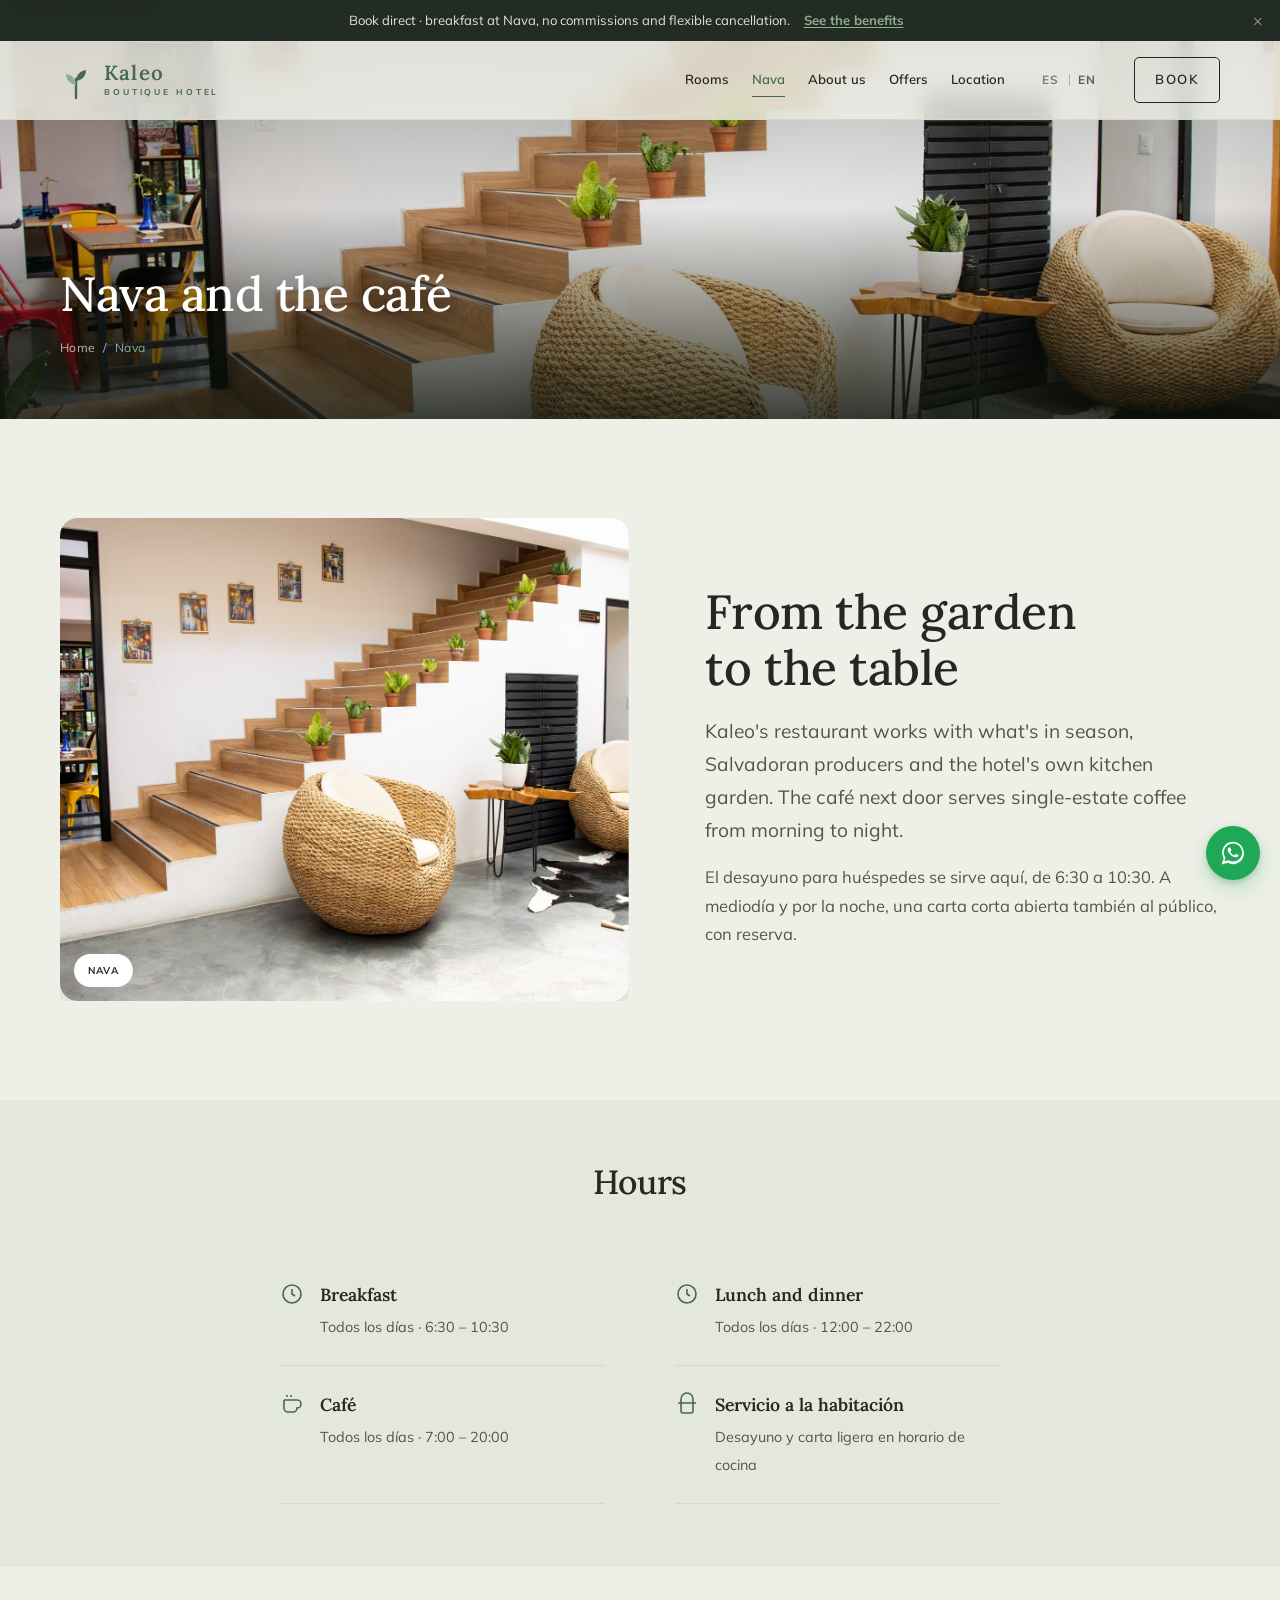
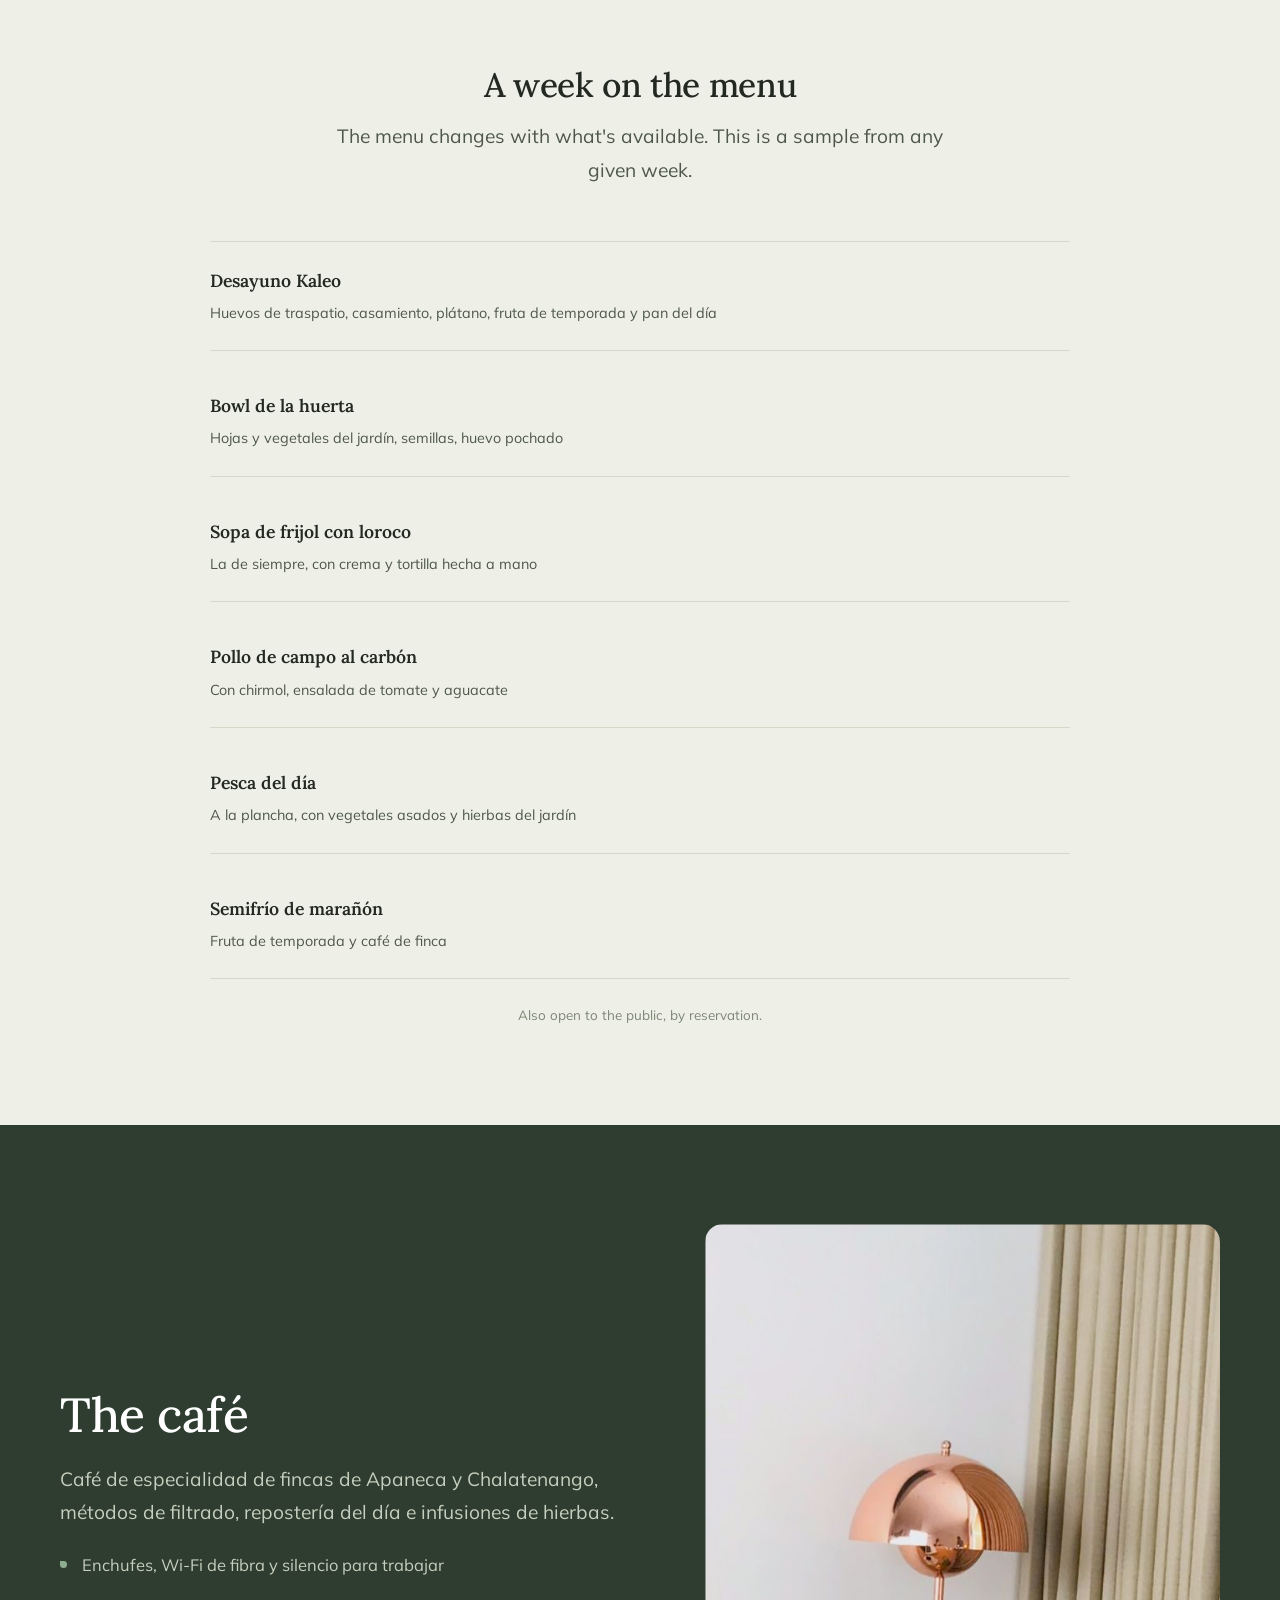
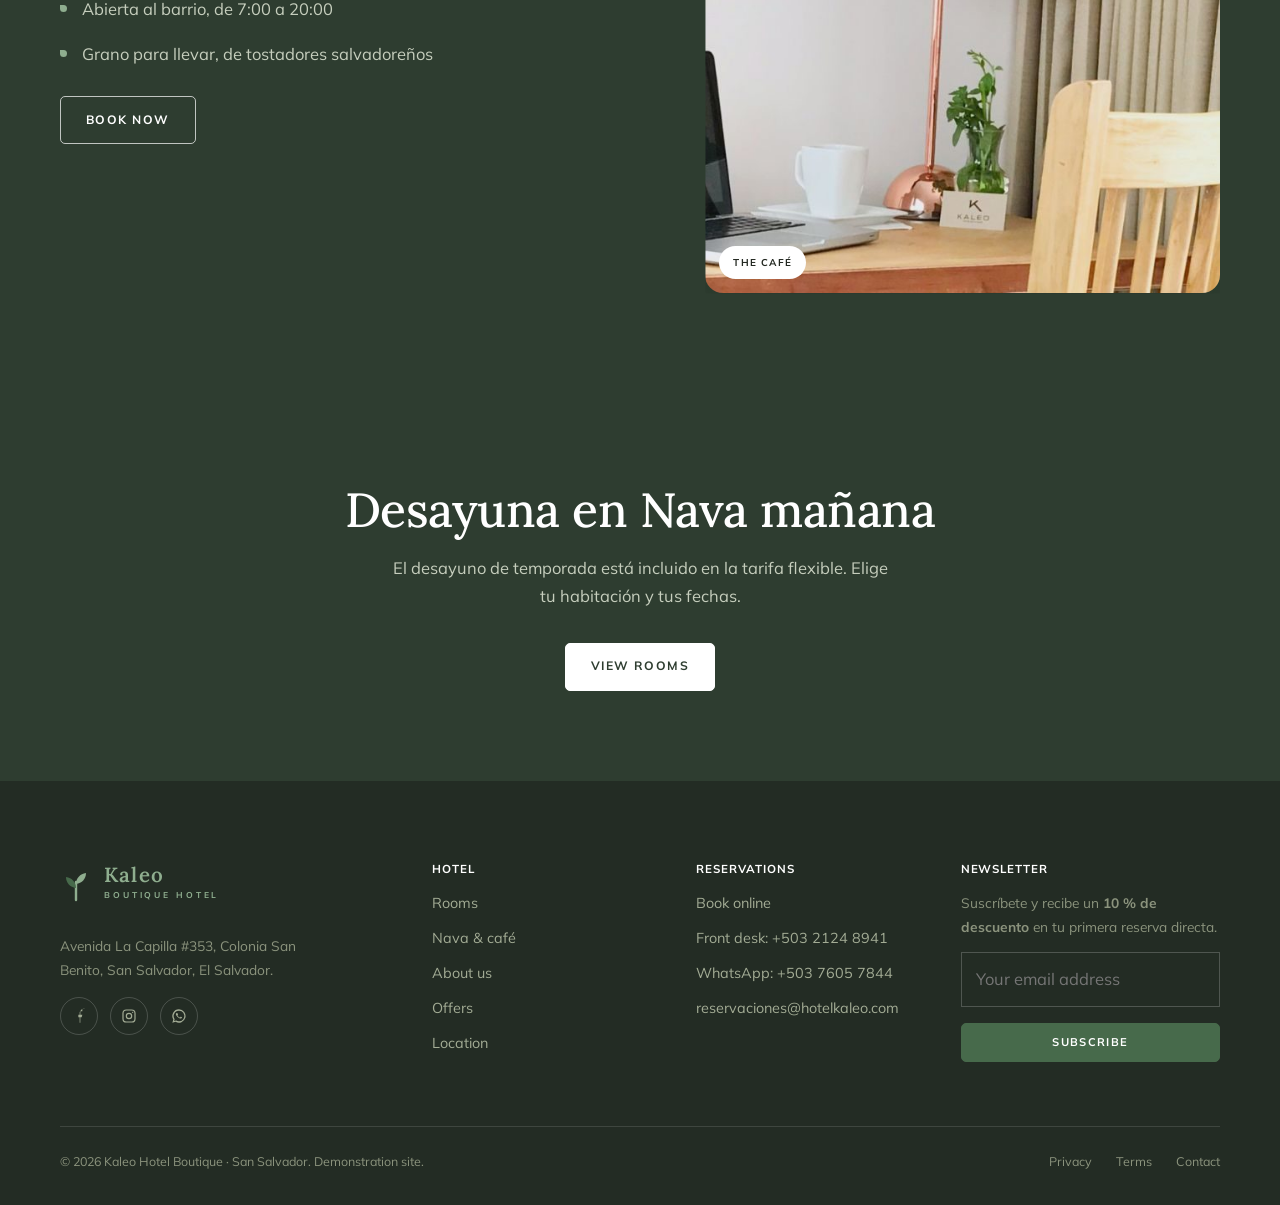
<file: nava.html>
<!DOCTYPE html>
<html lang="es">
<head>
<meta charset="UTF-8">
<meta name="viewport" content="width=device-width, initial-scale=1">
<title>Nava y la cafetería · Kaleo Hotel Boutique</title>
<meta name="description" content="Nava es el restaurante de Kaleo: de la huerta a la mesa, con producto salvadoreño y hierbas del jardín. La cafetería sirve café de finca de la mañana a la noche.">
<meta name="theme-color" content="#476a4b">
<link rel="icon" href="favicon.svg" type="image/svg+xml">
<link rel="apple-touch-icon" href="assets/img/icons/icon-192.png">
<link rel="manifest" href="manifest.json">
<link rel="preconnect" href="https://fonts.googleapis.com">
<link rel="preconnect" href="https://fonts.gstatic.com" crossorigin>
<link href="https://fonts.googleapis.com/css2?family=Lora:ital,wght@0,400;0,500;0,600;1,400;1,500&family=Mulish:wght@400;500;600;700&display=swap" rel="stylesheet">
<link rel="stylesheet" href="assets/css/styles.css">
<noscript><style>.reveal,.reveal-img{opacity:1!important;transform:none!important;clip-path:none!important}</style></noscript>
</head>
<body>
<a class="skip" href="#main">Saltar al contenido</a>

<header class="site-header site-header--inner">
  <div class="wrap">
    <a class="brand" href="index.html" aria-label="Kaleo Hotel Boutique — inicio">
      <span class="brand__mark" aria-hidden="true"><svg viewBox="0 0 32 40"><path d="M16 38V19" stroke="#476a4b" stroke-width="2.4" stroke-linecap="round"/><path d="M16 21c0-6 4-10 10-11 0 6-4 10-10 11Z" fill="#476a4b"/><path d="M16 25c0-6-4-10-10-11 0 6 4 10 10 11Z" fill="#8fae8f"/></svg></span>
      <span class="brand__word"><b>Kaleo</b><span>Hotel Boutique</span></span>
    </a>
    <button class="burger" aria-label="Abrir menú" aria-expanded="false" aria-controls="nav"><span></span><span></span><span></span></button>
    <nav class="nav" id="nav">
      <a href="habitaciones.html">Habitaciones</a>
      <a href="nava.html" aria-current="page">Nava</a>
      <a href="nosotros.html">Nosotros</a>
      <a href="ofertas.html">Ofertas</a>
      <a href="ubicacion.html">Ubicación</a>
      <a class="btn btn--ghost-light nav__cta" href="reservar.html">Reservar</a>
    </nav>
  </div>
</header>

<main id="main">

<section class="pagehero" style="min-height:42vh">
  <div class="pagehero__media"><img src="assets/img/hotel/nava.jpg" alt="Zona común de Kaleo junto al comedor de Nava"></div>
  <div class="wrap">
    <h1 class="h-lg">Nava y la cafetería</h1>
    <div class="crumbs"><a href="index.html">Inicio</a> / <span>Nava</span></div>
  </div>
</section>

<section class="section">
  <div class="wrap split">
    <div class="split__media reveal-img">
      <img src="assets/img/hotel/nava.jpg" alt="Zona común de Kaleo junto al comedor de Nava" loading="lazy" decoding="async">
      <span class="tag">Nava</span>
    </div>
    <div class="split__body reveal">
      <h2 class="h-lg" style="margin:14px 0 20px">De la huerta a la mesa</h2>
      <p class="lede">El restaurante de Kaleo trabaja con lo que da la temporada, los productores salvadoreños y la huerta del propio hotel. La cafetería, al lado, sirve café de finca de la mañana a la noche.</p>
      <p style="margin-top:16px;color:var(--ink-2)">El desayuno para huéspedes se sirve aquí, de 6:30 a 10:30. A mediodía y por la noche, una carta corta abierta también al público, con reserva.</p>
    </div>
  </div>
</section>

<section class="section section--sand section--tight">
  <div class="wrap">
    <div class="section-head center"><h2 class="h-md">Horarios</h2></div>
    <div class="amenities" style="max-width:720px;margin-inline:auto">
      <div class="amenity"><svg viewBox="0 0 24 24" fill="none" stroke="currentColor" stroke-width="1.6"><circle cx="12" cy="12" r="9"/><path d="M12 7v5l3 2"/></svg><div><b>Desayuno</b><span>Todos los días · 6:30 – 10:30</span></div></div>
      <div class="amenity"><svg viewBox="0 0 24 24" fill="none" stroke="currentColor" stroke-width="1.6"><circle cx="12" cy="12" r="9"/><path d="M12 7v5l3 2"/></svg><div><b>Almuerzo y cena</b><span>Todos los días · 12:00 – 22:00</span></div></div>
      <div class="amenity"><svg viewBox="0 0 24 24" fill="none" stroke="currentColor" stroke-width="1.6"><path d="M4 8h13a4 4 0 0 1 0 8h-1M4 8v8a4 4 0 0 0 4 4h5a4 4 0 0 0 4-4M7 3v2M11 3v2"/></svg><div><b>Cafetería</b><span>Todos los días · 7:00 – 20:00</span></div></div>
      <div class="amenity"><svg viewBox="0 0 24 24" fill="none" stroke="currentColor" stroke-width="1.6"><path d="M3 11h18M6 11V7a6 6 0 0 1 12 0v4M8 21h8a2 2 0 0 0 2-2v-8H6v8a2 2 0 0 0 2 2z"/></svg><div><b>Servicio a la habitación</b><span>Desayuno y carta ligera en horario de cocina</span></div></div>
    </div>
  </div>
</section>

<section class="section">
  <div class="wrap wrap--narrow">
    <div class="section-head center">
      <h2 class="h-md">Una semana en la carta</h2>
      <p class="lede" style="margin-inline:auto">La carta cambia con lo que hay. Esto es una muestra de una semana cualquiera.</p>
    </div>
    <div class="stack" style="gap:0">
      <div class="amenity" style="border-top:1px solid var(--hairline)"><div><b>Desayuno Kaleo</b><span>Huevos de traspatio, casamiento, plátano, fruta de temporada y pan del día</span></div></div>
      <div class="amenity"><div><b>Bowl de la huerta</b><span>Hojas y vegetales del jardín, semillas, huevo pochado</span></div></div>
      <div class="amenity"><div><b>Sopa de frijol con loroco</b><span>La de siempre, con crema y tortilla hecha a mano</span></div></div>
      <div class="amenity"><div><b>Pollo de campo al carbón</b><span>Con chirmol, ensalada de tomate y aguacate</span></div></div>
      <div class="amenity"><div><b>Pesca del día</b><span>A la plancha, con vegetales asados y hierbas del jardín</span></div></div>
      <div class="amenity"><div><b>Semifrío de marañón</b><span>Fruta de temporada y café de finca</span></div></div>
    </div>
    <p class="form-note center" style="margin-top:24px">Abierto también al público, con reserva.</p>
  </div>
</section>

<section class="section section--dark">
  <div class="wrap split split--reverse">
    <div class="split__media split__media--tall reveal-img">
      <img src="assets/img/hotel/coffee.jpg" alt="Rincón de café de Kaleo con lámpara de cobre" loading="lazy" decoding="async">
      <span class="tag">La cafetería</span>
    </div>
    <div class="split__body reveal">
      <h2 class="h-lg" style="margin:14px 0 20px">La cafetería</h2>
      <p class="lede">Café de especialidad de fincas de Apaneca y Chalatenango, métodos de filtrado, repostería del día e infusiones de hierbas.</p>
      <ul class="stack" style="margin-top:22px">
        <li>Enchufes, Wi-Fi de fibra y silencio para trabajar</li>
        <li>Abierta al barrio, de 7:00 a 20:00</li>
        <li>Grano para llevar, de tostadores salvadoreños</li>
      </ul>
      <div style="margin-top:28px"><a class="btn btn--ghost-light" href="reservar.html">Reservar ahora</a></div>
    </div>
  </div>
</section>

<section class="cta-strip">
  <div class="wrap--narrow">
    <h2 class="h-lg">Desayuna en Nava mañana</h2>
    <p>El desayuno de temporada está incluido en la tarifa flexible. Elige tu habitación y tus fechas.</p>
    <a class="btn btn--primary" href="habitaciones.html">Ver habitaciones</a>
  </div>
</section>

</main>

<footer class="site-footer" data-footer></footer>
<div class="mobile-book"><a class="btn btn--primary" href="reservar.html">Reservar ahora</a></div>

<script src="assets/js/data.js"></script>
<script src="assets/js/partials.js"></script>
<script src="assets/js/main.js"></script>
<script src="assets/js/i18n.js"></script>
</body>
</html>
</file>
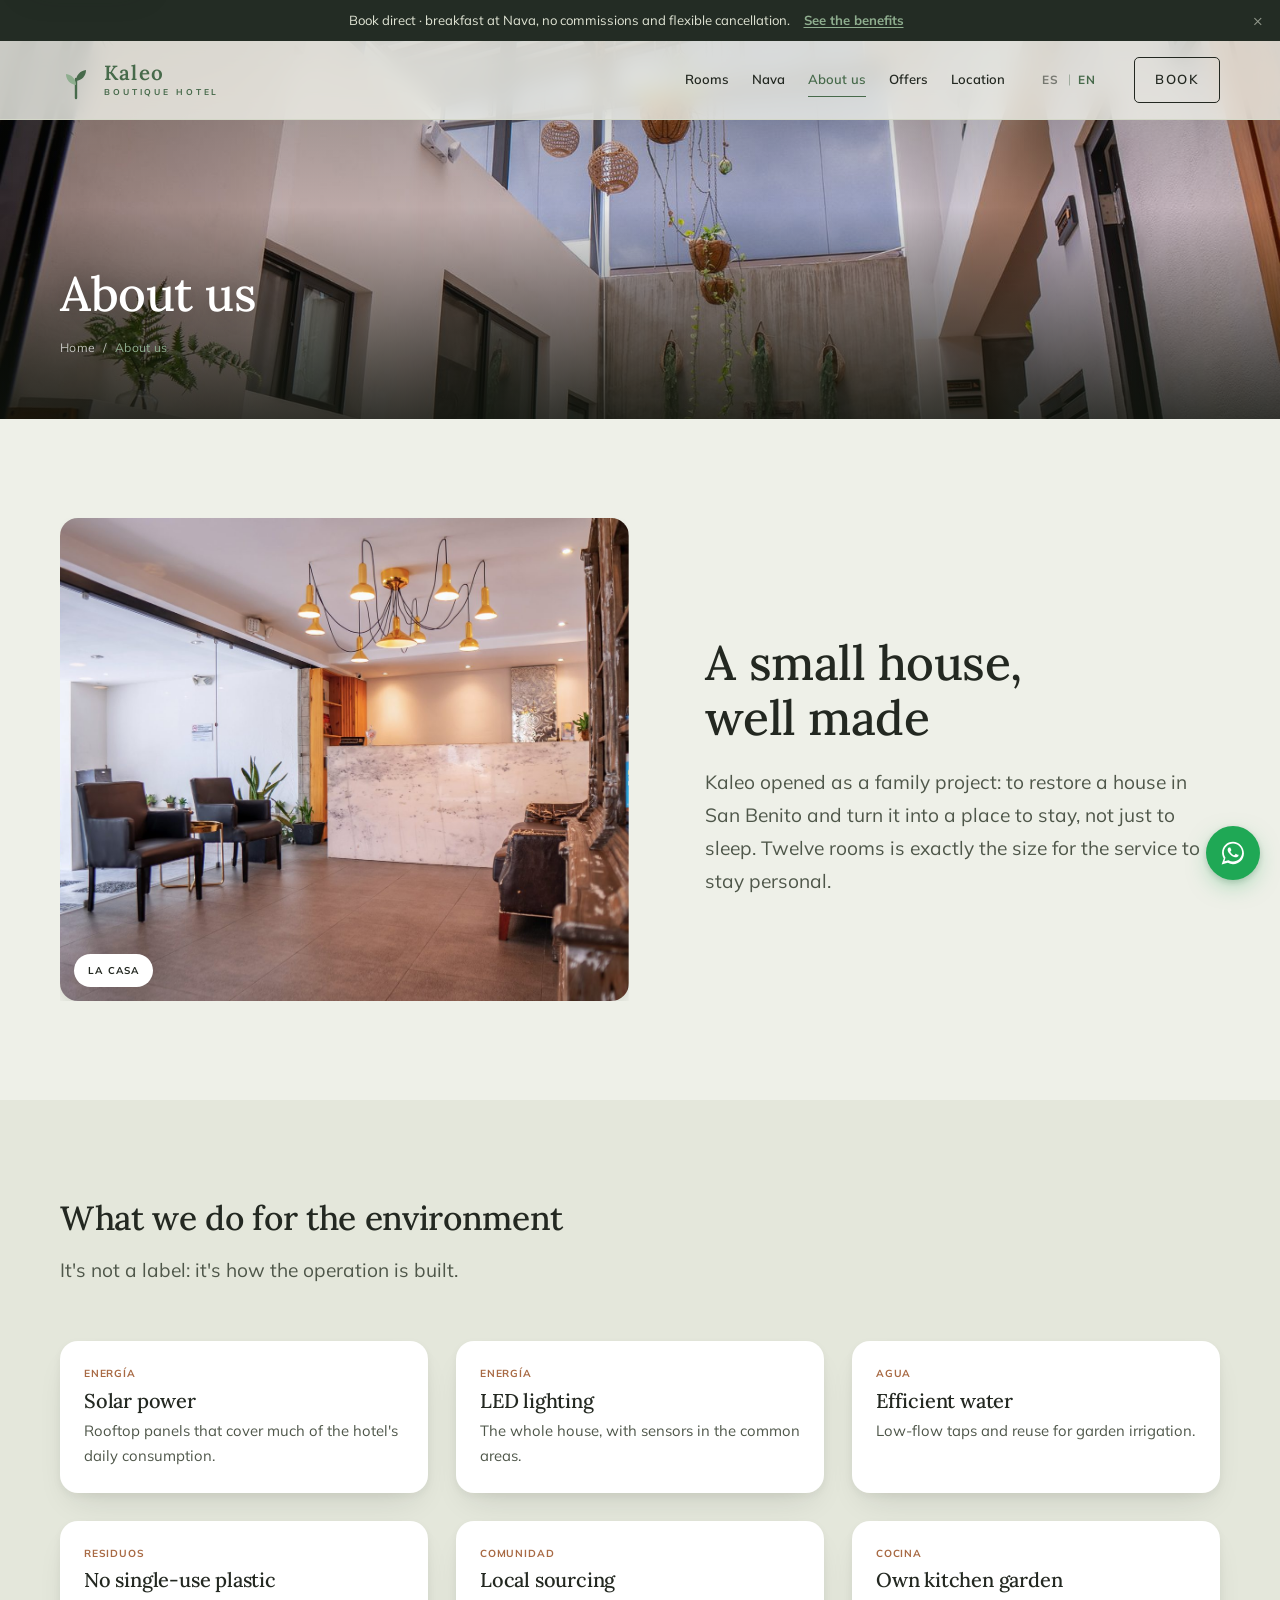
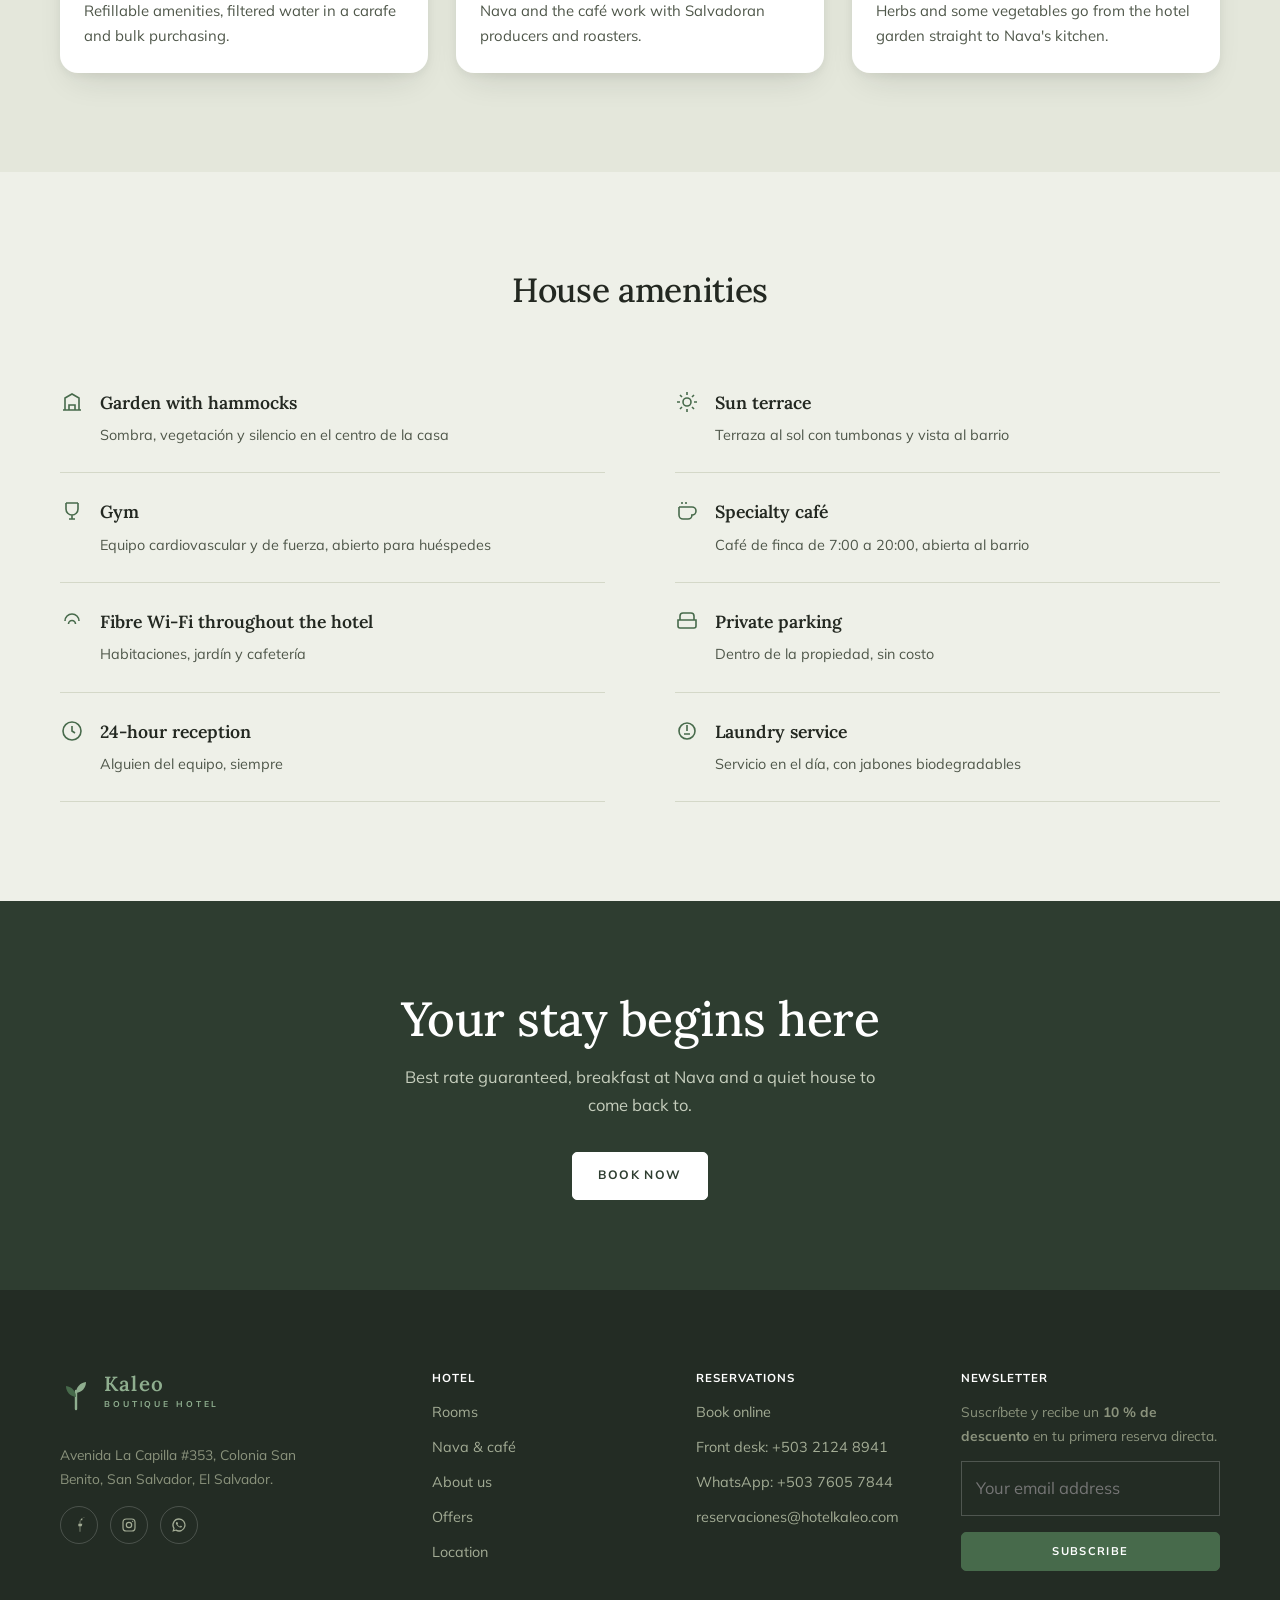
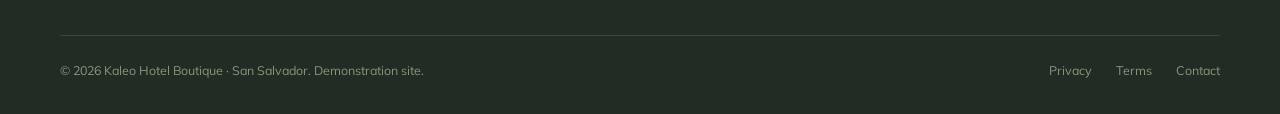
<file: nosotros.html>
<!DOCTYPE html>
<html lang="es">
<head>
<meta charset="UTF-8">
<meta name="viewport" content="width=device-width, initial-scale=1">
<title>Nosotros · Kaleo Hotel Boutique</title>
<meta name="description" content="Kaleo es un hotel boutique de familia en San Benito, San Salvador: doce habitaciones, restaurante de la huerta a la mesa y una operación construida sobre energía solar, agua eficiente y compra local.">
<meta name="theme-color" content="#476a4b">
<link rel="icon" href="favicon.svg" type="image/svg+xml">
<link rel="apple-touch-icon" href="assets/img/icons/icon-192.png">
<link rel="manifest" href="manifest.json">
<link rel="preconnect" href="https://fonts.googleapis.com">
<link rel="preconnect" href="https://fonts.gstatic.com" crossorigin>
<link href="https://fonts.googleapis.com/css2?family=Lora:ital,wght@0,400;0,500;0,600;1,400;1,500&family=Mulish:wght@400;500;600;700&display=swap" rel="stylesheet">
<link rel="stylesheet" href="assets/css/styles.css">
<noscript><style>.reveal,.reveal-img{opacity:1!important;transform:none!important;clip-path:none!important}</style></noscript>
</head>
<body>
<a class="skip" href="#main">Saltar al contenido</a>

<header class="site-header site-header--inner">
  <div class="wrap">
    <a class="brand" href="index.html" aria-label="Kaleo Hotel Boutique — inicio">
      <span class="brand__mark" aria-hidden="true"><svg viewBox="0 0 32 40"><path d="M16 38V19" stroke="#476a4b" stroke-width="2.4" stroke-linecap="round"/><path d="M16 21c0-6 4-10 10-11 0 6-4 10-10 11Z" fill="#476a4b"/><path d="M16 25c0-6-4-10-10-11 0 6 4 10 10 11Z" fill="#8fae8f"/></svg></span>
      <span class="brand__word"><b>Kaleo</b><span>Hotel Boutique</span></span>
    </a>
    <button class="burger" aria-label="Abrir menú" aria-expanded="false" aria-controls="nav"><span></span><span></span><span></span></button>
    <nav class="nav" id="nav">
      <a href="habitaciones.html">Habitaciones</a>
      <a href="nava.html">Nava</a>
      <a href="nosotros.html" aria-current="page">Nosotros</a>
      <a href="ofertas.html">Ofertas</a>
      <a href="ubicacion.html">Ubicación</a>
      <a class="btn btn--ghost-light nav__cta" href="reservar.html">Reservar</a>
    </nav>
  </div>
</header>

<main id="main">

<section class="pagehero" style="min-height:42vh">
  <div class="pagehero__media"><img src="assets/img/hotel/garden.jpg" alt="Jardín interior de Kaleo con césped y plantas"></div>
  <div class="wrap">
    <h1 class="h-lg">Nosotros</h1>
    <div class="crumbs"><a href="index.html">Inicio</a> / <span>Nosotros</span></div>
  </div>
</section>

<section class="section">
  <div class="wrap split">
    <div class="split__media reveal-img">
      <img src="assets/img/hotel/lobby.jpg" alt="Recepción de Kaleo con madera y plantas" loading="lazy" decoding="async">
      <span class="tag">La casa</span>
    </div>
    <div class="split__body reveal">
      <h2 class="h-lg" style="margin:14px 0 20px">Una casa pequeña, bien hecha</h2>
      <p class="lede">Kaleo abrió como un proyecto de familia: recuperar una casa de San Benito y convertirla en un lugar para quedarse, no solo para dormir. Doce habitaciones es el tamaño exacto para que el trato sea personal.</p>
    </div>
  </div>
</section>

<section class="section section--sand">
  <div class="wrap">
    <div class="section-head">
      <h2 class="h-md">Lo que hacemos por el entorno</h2>
      <p class="lede">No es una etiqueta: es cómo está construida la operación.</p>
    </div>
    <div class="exp-grid">
      <article class="exp reveal"><span class="exp__dist">Energía</span><h3>Energía solar</h3><p>Paneles en la azotea que cubren buena parte del consumo diario del hotel.</p></article>
      <article class="exp reveal"><span class="exp__dist">Energía</span><h3>Iluminación LED</h3><p>Toda la casa, con sensores en las zonas comunes.</p></article>
      <article class="exp reveal"><span class="exp__dist">Agua</span><h3>Agua eficiente</h3><p>Grifería de bajo caudal y reaprovechamiento para el riego del jardín.</p></article>
      <article class="exp reveal"><span class="exp__dist">Residuos</span><h3>Sin plástico de un solo uso</h3><p>Amenidades rellenables, agua filtrada en jarra y compras a granel.</p></article>
      <article class="exp reveal"><span class="exp__dist">Comunidad</span><h3>Compra local</h3><p>Nava y la cafetería trabajan con productores y tostadores salvadoreños.</p></article>
      <article class="exp reveal"><span class="exp__dist">Cocina</span><h3>Huerta propia</h3><p>Hierbas y algunas verduras salen del jardín del hotel a la cocina de Nava.</p></article>
    </div>
  </div>
</section>

<section class="section">
  <div class="wrap">
    <div class="section-head center"><h2 class="h-md">Amenidades de la casa</h2></div>
    <div class="amenities">
      <div class="amenity"><svg viewBox="0 0 24 24" fill="none" stroke="currentColor" stroke-width="1.6"><path d="M3 20h18M5 20V8l7-4 7 4v12M9 20v-5h6v5"/></svg><div><b>Jardín con hamacas</b><span>Sombra, vegetación y silencio en el centro de la casa</span></div></div>
      <div class="amenity"><svg viewBox="0 0 24 24" fill="none" stroke="currentColor" stroke-width="1.6"><circle cx="12" cy="12" r="4"/><path d="M12 2v3M12 19v3M2 12h3M19 12h3M5 5l2 2M17 17l2 2M5 19l2-2M17 7l2-2"/></svg><div><b>Sun terrace</b><span>Terraza al sol con tumbonas y vista al barrio</span></div></div>
      <div class="amenity"><svg viewBox="0 0 24 24" fill="none" stroke="currentColor" stroke-width="1.6"><path d="M6 4h12M6 4v6a6 6 0 0 0 12 0V4M9 20h6M12 16v4"/></svg><div><b>Gimnasio</b><span>Equipo cardiovascular y de fuerza, abierto para huéspedes</span></div></div>
      <div class="amenity"><svg viewBox="0 0 24 24" fill="none" stroke="currentColor" stroke-width="1.6"><path d="M4 8h13a4 4 0 0 1 0 8h-1M4 8v8a4 4 0 0 0 4 4h5a4 4 0 0 0 4-4M7 3v2M11 3v2"/></svg><div><b>Cafetería de especialidad</b><span>Café de finca de 7:00 a 20:00, abierta al barrio</span></div></div>
      <div class="amenity"><svg viewBox="0 0 24 24" fill="none" stroke="currentColor" stroke-width="1.6"><path d="M5 12a7 7 0 0 1 14 0M8.5 15a3.5 3.5 0 0 1 7 0M12 18h.01"/></svg><div><b>Wi-Fi de fibra en todo el hotel</b><span>Habitaciones, jardín y cafetería</span></div></div>
      <div class="amenity"><svg viewBox="0 0 24 24" fill="none" stroke="currentColor" stroke-width="1.6"><path d="M5 11V7a3 3 0 0 1 3-3h8a3 3 0 0 1 3 3v4M3 11h18v6a2 2 0 0 1-2 2H5a2 2 0 0 1-2-2v-6z"/></svg><div><b>Estacionamiento privado</b><span>Dentro de la propiedad, sin costo</span></div></div>
      <div class="amenity"><svg viewBox="0 0 24 24" fill="none" stroke="currentColor" stroke-width="1.6"><circle cx="12" cy="12" r="9"/><path d="M12 7v5l3 2"/></svg><div><b>Recepción 24 horas</b><span>Alguien del equipo, siempre</span></div></div>
      <div class="amenity"><svg viewBox="0 0 24 24" fill="none" stroke="currentColor" stroke-width="1.6"><circle cx="12" cy="12" r="8"/><path d="M12 6v6M9 15h6"/></svg><div><b>Lavandería</b><span>Servicio en el día, con jabones biodegradables</span></div></div>
    </div>
  </div>
</section>

<section class="cta-strip">
  <div class="wrap--narrow">
    <h2 class="h-lg">Tu estancia empieza aquí</h2>
    <p>Mejor tarifa garantizada, desayuno en Nava y una casa tranquila a la que volver.</p>
    <a class="btn btn--primary" href="reservar.html">Reservar ahora</a>
  </div>
</section>

</main>

<footer class="site-footer" data-footer></footer>
<div class="mobile-book"><a class="btn btn--primary" href="reservar.html">Reservar ahora</a></div>

<script src="assets/js/data.js"></script>
<script src="assets/js/partials.js"></script>
<script src="assets/js/main.js"></script>
<script src="assets/js/i18n.js"></script>
</body>
</html>
</file>
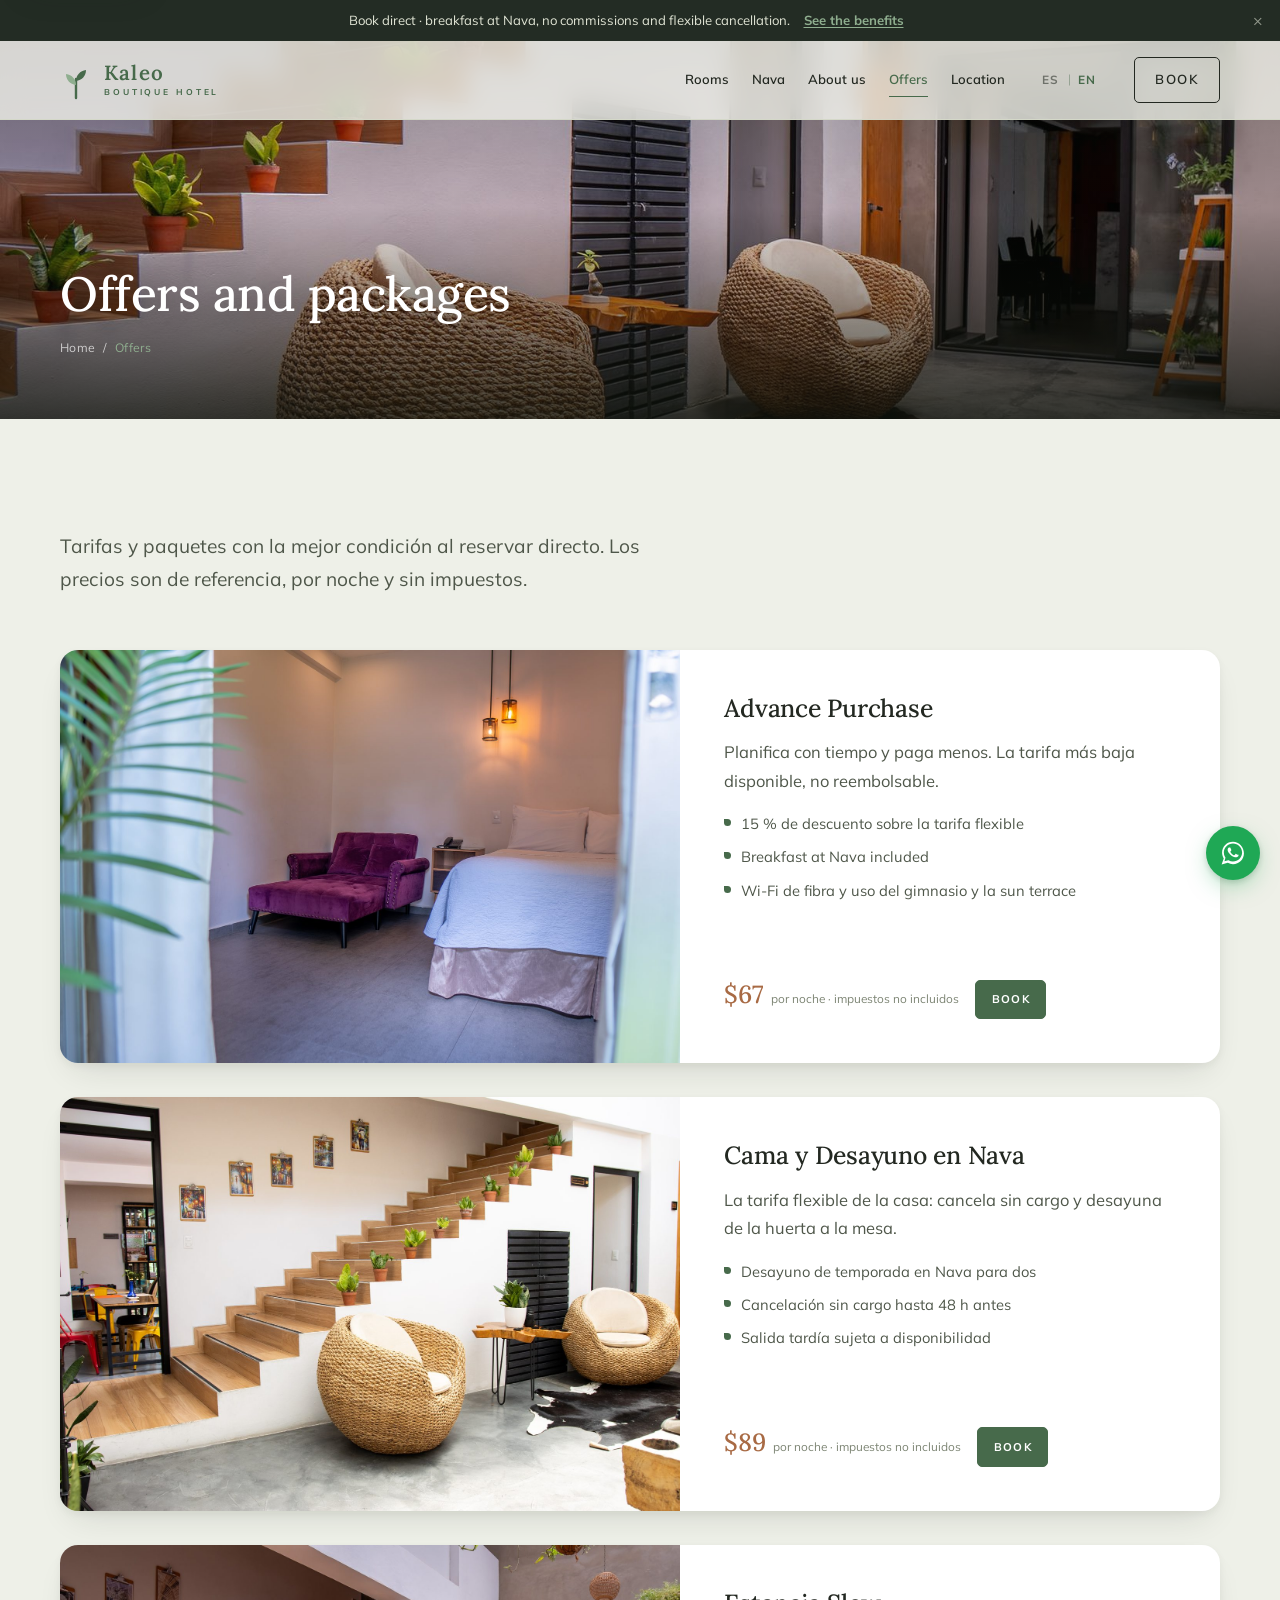
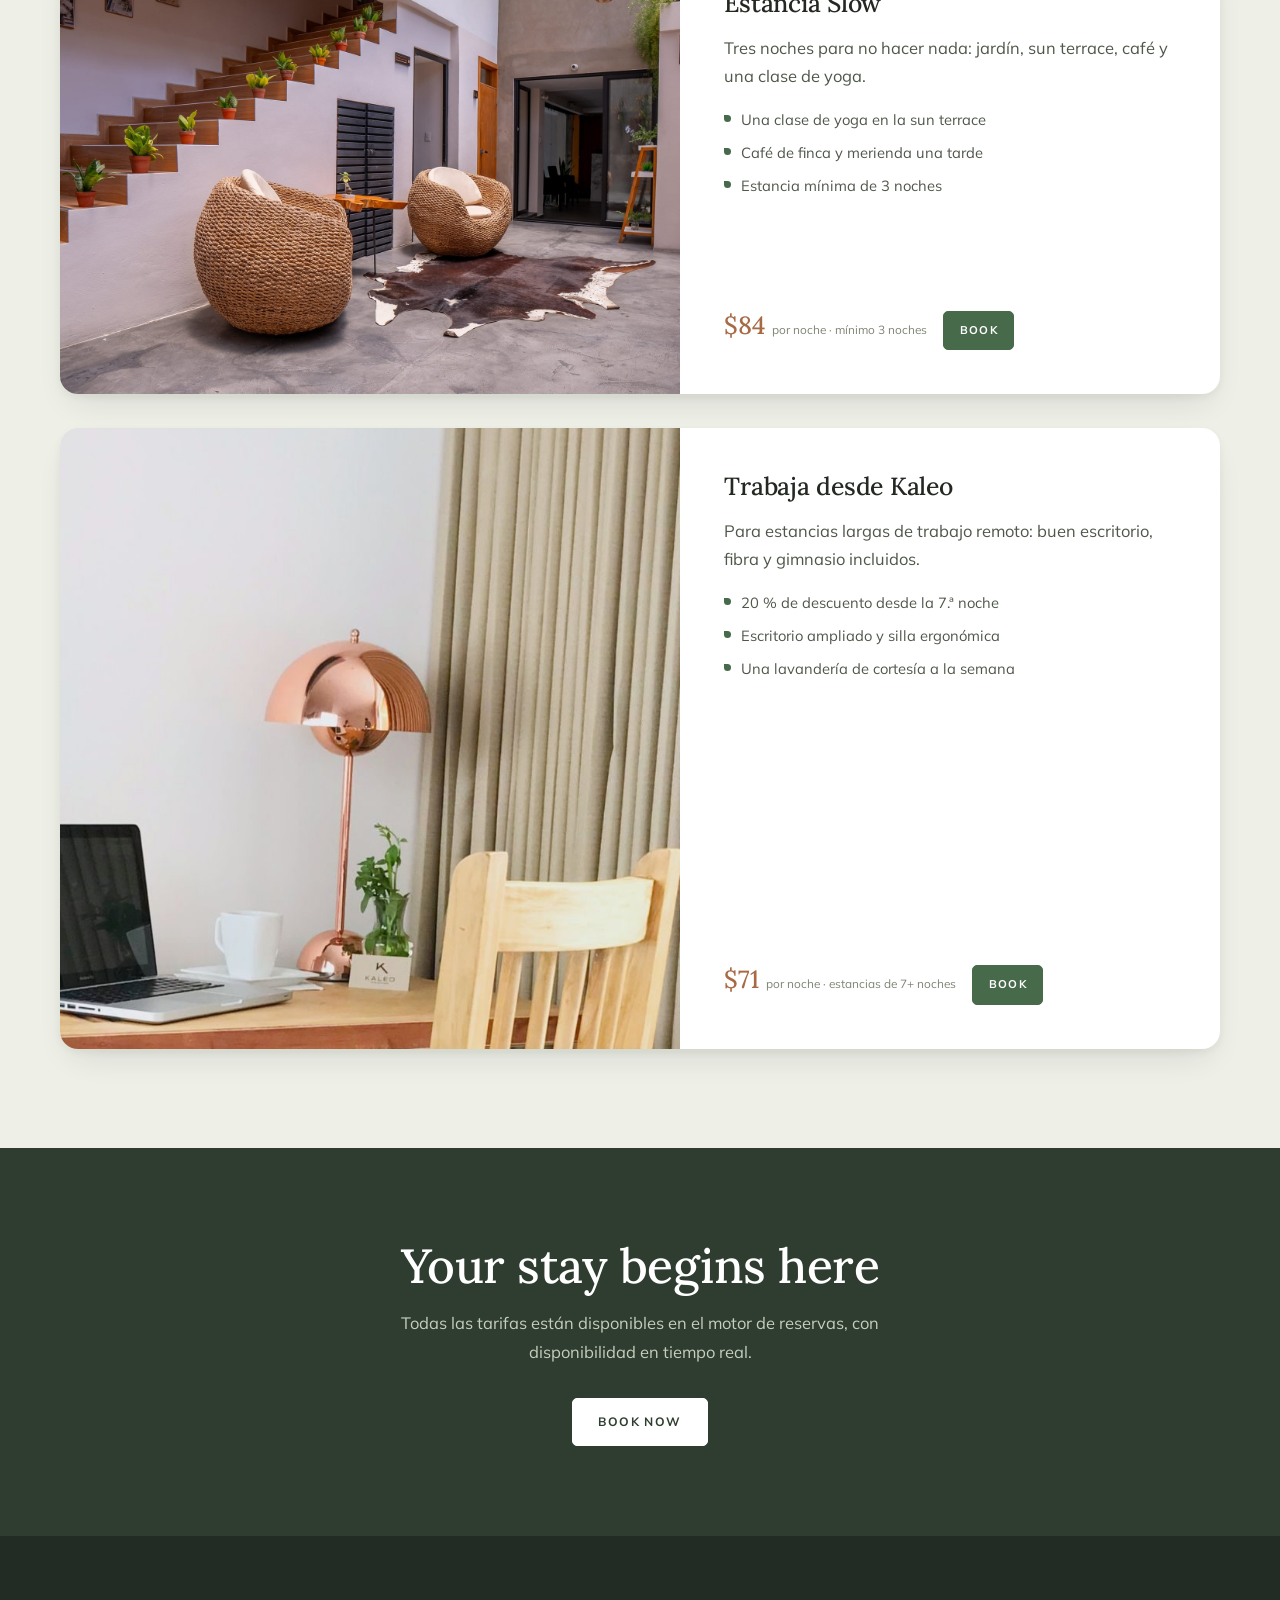
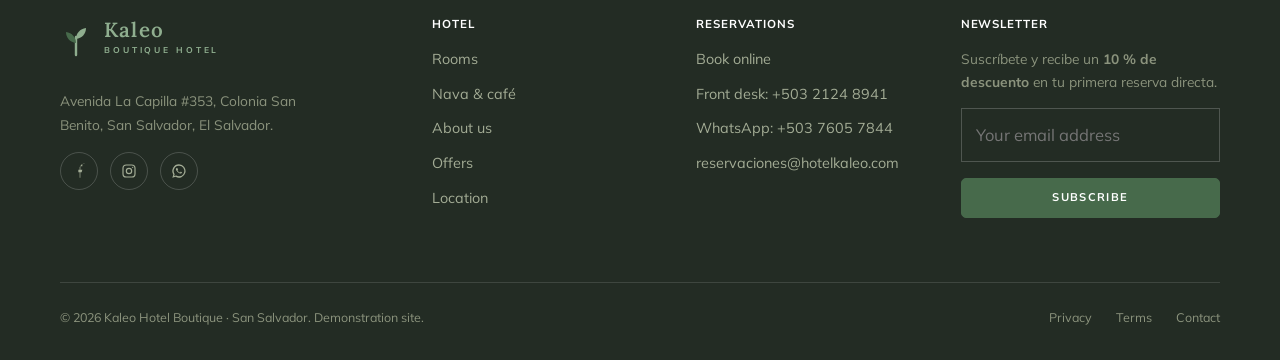
<file: ofertas.html>
<!DOCTYPE html>
<html lang="es">
<head>
<meta charset="UTF-8">
<meta name="viewport" content="width=device-width, initial-scale=1">
<title>Ofertas y paquetes · Kaleo Hotel Boutique</title>
<meta name="description" content="Reserva Anticipada, Cama y Desayuno en Nava, Estancia Slow y Trabaja desde Kaleo. La mejor condición al reservar directo, desde 67 USD la noche.">
<meta name="theme-color" content="#476a4b">
<link rel="icon" href="favicon.svg" type="image/svg+xml">
<link rel="apple-touch-icon" href="assets/img/icons/icon-192.png">
<link rel="manifest" href="manifest.json">
<link rel="preconnect" href="https://fonts.googleapis.com">
<link rel="preconnect" href="https://fonts.gstatic.com" crossorigin>
<link href="https://fonts.googleapis.com/css2?family=Lora:ital,wght@0,400;0,500;0,600;1,400;1,500&family=Mulish:wght@400;500;600;700&display=swap" rel="stylesheet">
<link rel="stylesheet" href="assets/css/styles.css">
<noscript><style>.reveal,.reveal-img{opacity:1!important;transform:none!important;clip-path:none!important}</style></noscript>
</head>
<body>
<a class="skip" href="#main">Saltar al contenido</a>

<header class="site-header site-header--inner">
  <div class="wrap">
    <a class="brand" href="index.html" aria-label="Kaleo Hotel Boutique — inicio">
      <span class="brand__mark" aria-hidden="true"><svg viewBox="0 0 32 40"><path d="M16 38V19" stroke="#476a4b" stroke-width="2.4" stroke-linecap="round"/><path d="M16 21c0-6 4-10 10-11 0 6-4 10-10 11Z" fill="#476a4b"/><path d="M16 25c0-6-4-10-10-11 0 6 4 10 10 11Z" fill="#8fae8f"/></svg></span>
      <span class="brand__word"><b>Kaleo</b><span>Hotel Boutique</span></span>
    </a>
    <button class="burger" aria-label="Abrir menú" aria-expanded="false" aria-controls="nav"><span></span><span></span><span></span></button>
    <nav class="nav" id="nav">
      <a href="habitaciones.html">Habitaciones</a>
      <a href="nava.html">Nava</a>
      <a href="nosotros.html">Nosotros</a>
      <a href="ofertas.html" aria-current="page">Ofertas</a>
      <a href="ubicacion.html">Ubicación</a>
      <a class="btn btn--ghost-light nav__cta" href="reservar.html">Reservar</a>
    </nav>
  </div>
</header>

<main id="main">

<section class="pagehero" style="min-height:42vh">
  <div class="pagehero__media"><img src="assets/img/hotel/terrace.jpg" alt="Rincón de estar de Kaleo con sillones de mimbre"></div>
  <div class="wrap">
    <h1 class="h-lg">Ofertas y paquetes</h1>
    <div class="crumbs"><a href="index.html">Inicio</a> / <span>Ofertas</span></div>
  </div>
</section>

<section class="section">
  <div class="wrap">
    <div class="section-head">
      <p class="lede">Tarifas y paquetes con la mejor condición al reservar directo. Los precios son de referencia, por noche y sin impuestos.</p>
    </div>
    <div class="offers-list" id="offers"></div>
  </div>
</section>

<section class="cta-strip">
  <div class="wrap--narrow">
    <h2 class="h-lg">Tu estancia empieza aquí</h2>
    <p>Todas las tarifas están disponibles en el motor de reservas, con disponibilidad en tiempo real.</p>
    <a class="btn btn--primary" href="reservar.html">Reservar ahora</a>
  </div>
</section>

</main>

<footer class="site-footer" data-footer></footer>
<div class="mobile-book"><a class="btn btn--primary" href="reservar.html">Reservar ahora</a></div>

<script src="assets/js/data.js"></script>
<script>
(function () {
  var D = window.KL_DATA; if (!D) return;
  document.getElementById("offers").innerHTML = D.offers.map(function (o, i) {
    var perks = o.perks.map(function (p) { return "<li>" + p + "</li>"; }).join("");
    return '' +
    '<article class="offer reveal" style="--i:' + i + '">' +
      '<div class="offer__media"><img src="' + o.img + '" alt="' + o.name + '" loading="lazy"></div>' +
      '<div class="offer__body">' +
        '<h3>' + o.name + '</h3>' +
        '<p style="color:var(--ink-2)">' + o.pitch + '</p>' +
        '<ul class="offer__perks">' + perks + '</ul>' +
        '<div class="offer__foot">' +
          '<span class="offer__price">$' + o.from + ' <small>' + o.unit + '</small></span>' +
          '<a class="btn btn--sm btn--primary" href="reservar.html?promo=' + o.id + '">Reservar</a>' +
        '</div>' +
      '</div>' +
    '</article>';
  }).join("");
})();
</script>
<script src="assets/js/partials.js"></script>
<script src="assets/js/main.js"></script>
<script src="assets/js/i18n.js"></script>
</body>
</html>
</file>
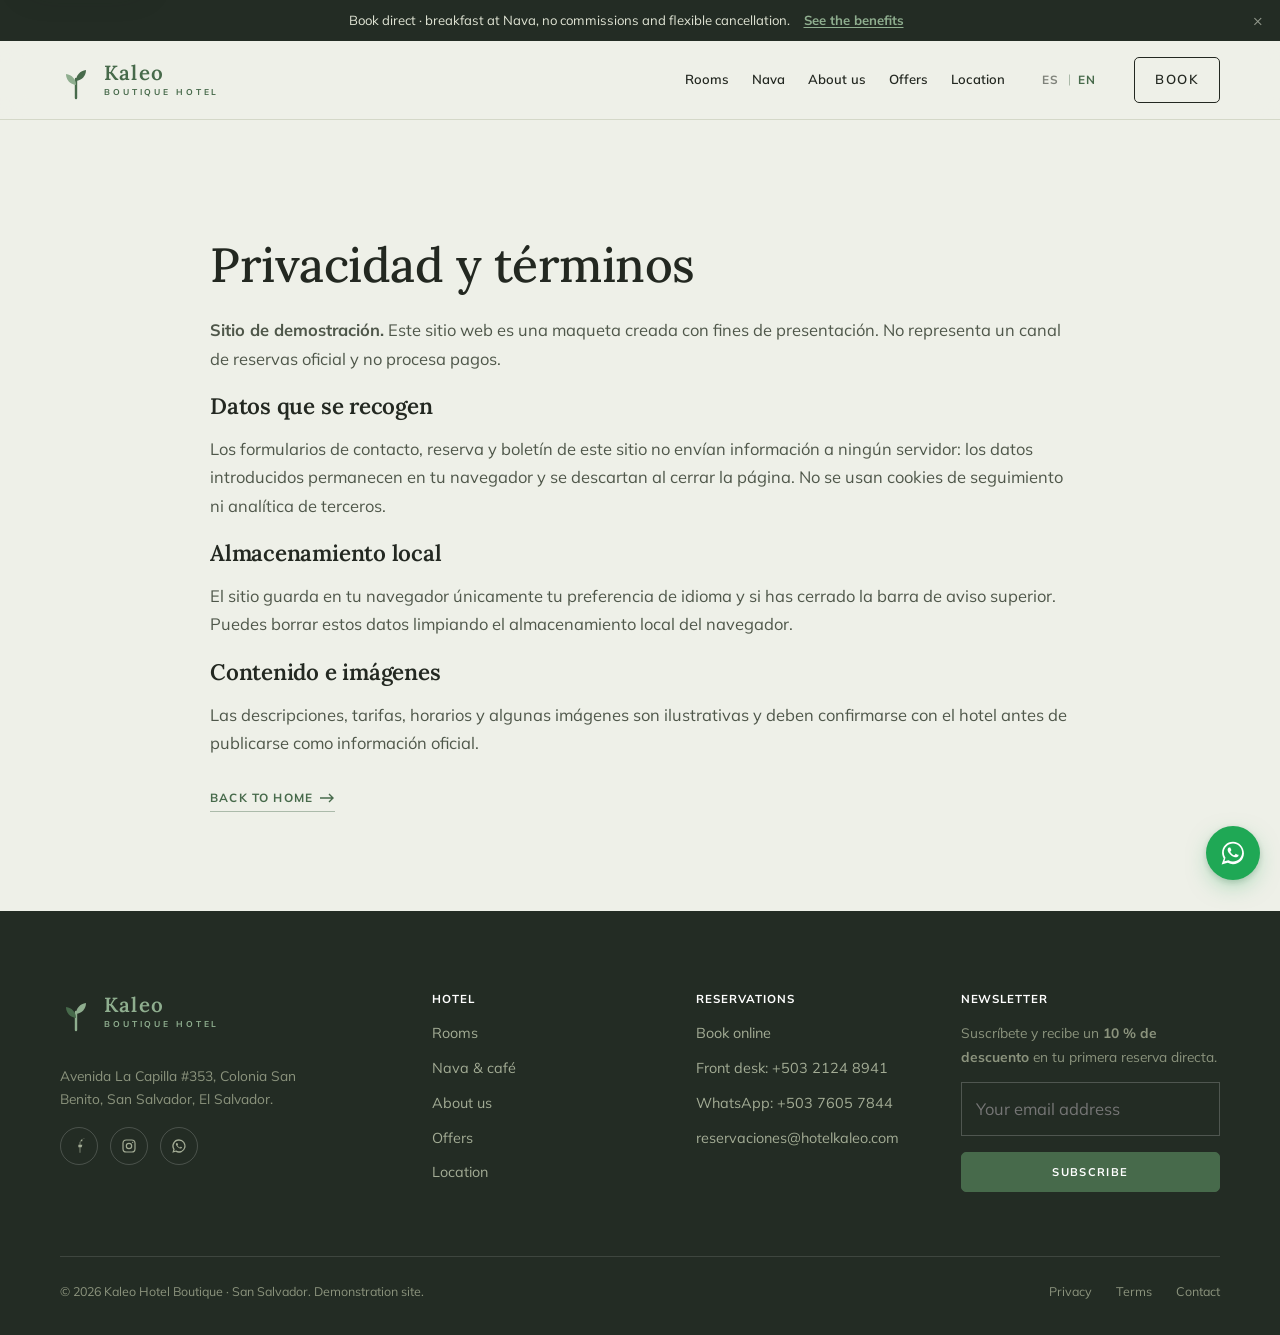
<file: privacidad.html>
<!DOCTYPE html>
<html lang="es">
<head>
<meta charset="UTF-8">
<meta name="viewport" content="width=device-width, initial-scale=1">
<title>Privacidad y términos · Kaleo Hotel Boutique</title>
<meta name="description" content="Aviso de privacidad y términos de uso del sitio de demostración de Kaleo Hotel Boutique.">
<meta name="theme-color" content="#476a4b">
<meta name="robots" content="noindex">
<link rel="icon" href="favicon.svg" type="image/svg+xml">
<link rel="apple-touch-icon" href="assets/img/icons/icon-192.png">
<link rel="manifest" href="manifest.json">
<link rel="preconnect" href="https://fonts.googleapis.com">
<link rel="preconnect" href="https://fonts.gstatic.com" crossorigin>
<link href="https://fonts.googleapis.com/css2?family=Lora:ital,wght@0,400;0,500;0,600;1,400;1,500&family=Mulish:wght@400;500;600;700&display=swap" rel="stylesheet">
<link rel="stylesheet" href="assets/css/styles.css">
</head>
<body>
<a class="skip" href="#main">Saltar al contenido</a>

<header class="site-header site-header--inner">
  <div class="wrap">
    <a class="brand" href="index.html" aria-label="Kaleo Hotel Boutique — inicio">
      <span class="brand__mark" aria-hidden="true"><svg viewBox="0 0 32 40"><path d="M16 38V19" stroke="#476a4b" stroke-width="2.4" stroke-linecap="round"/><path d="M16 21c0-6 4-10 10-11 0 6-4 10-10 11Z" fill="#476a4b"/><path d="M16 25c0-6-4-10-10-11 0 6 4 10 10 11Z" fill="#8fae8f"/></svg></span>
      <span class="brand__word"><b>Kaleo</b><span>Hotel Boutique</span></span>
    </a>
    <button class="burger" aria-label="Abrir menú" aria-expanded="false" aria-controls="nav"><span></span><span></span><span></span></button>
    <nav class="nav" id="nav">
      <a href="habitaciones.html">Habitaciones</a>
      <a href="nava.html">Nava</a>
      <a href="nosotros.html">Nosotros</a>
      <a href="ofertas.html">Ofertas</a>
      <a href="ubicacion.html">Ubicación</a>
      <a class="btn btn--ghost-light nav__cta" href="reservar.html">Reservar</a>
    </nav>
  </div>
</header>

<main id="main" class="section" style="padding-top:calc(var(--header-h) + 40px)">
  <div class="wrap wrap--narrow">
    <h1 class="h-lg" style="margin-bottom:24px">Privacidad y términos</h1>
    <div class="stack" style="color:var(--ink-2)">
      <p><strong>Sitio de demostración.</strong> Este sitio web es una maqueta creada con fines de presentación. No representa un canal de reservas oficial y no procesa pagos.</p>
      <h2 class="h-sm" style="margin-top:20px">Datos que se recogen</h2>
      <p>Los formularios de contacto, reserva y boletín de este sitio no envían información a ningún servidor: los datos introducidos permanecen en tu navegador y se descartan al cerrar la página. No se usan cookies de seguimiento ni analítica de terceros.</p>
      <h2 class="h-sm" style="margin-top:20px">Almacenamiento local</h2>
      <p>El sitio guarda en tu navegador únicamente tu preferencia de idioma y si has cerrado la barra de aviso superior. Puedes borrar estos datos limpiando el almacenamiento local del navegador.</p>
      <h2 class="h-sm" style="margin-top:20px">Contenido e imágenes</h2>
      <p>Las descripciones, tarifas, horarios y algunas imágenes son ilustrativas y deben confirmarse con el hotel antes de publicarse como información oficial.</p>
      <p style="margin-top:24px"><a class="link-arrow" href="index.html">Volver al inicio <svg width="16" height="10" viewBox="0 0 16 10" fill="none"><path d="M1 5h13M10 1l4 4-4 4" stroke="currentColor" stroke-width="1.4"/></svg></a></p>
    </div>
  </div>
</main>

<footer class="site-footer" data-footer></footer>

<script src="assets/js/data.js"></script>
<script src="assets/js/partials.js"></script>
<script src="assets/js/main.js"></script>
<script src="assets/js/i18n.js"></script>
</body>
</html>
</file>
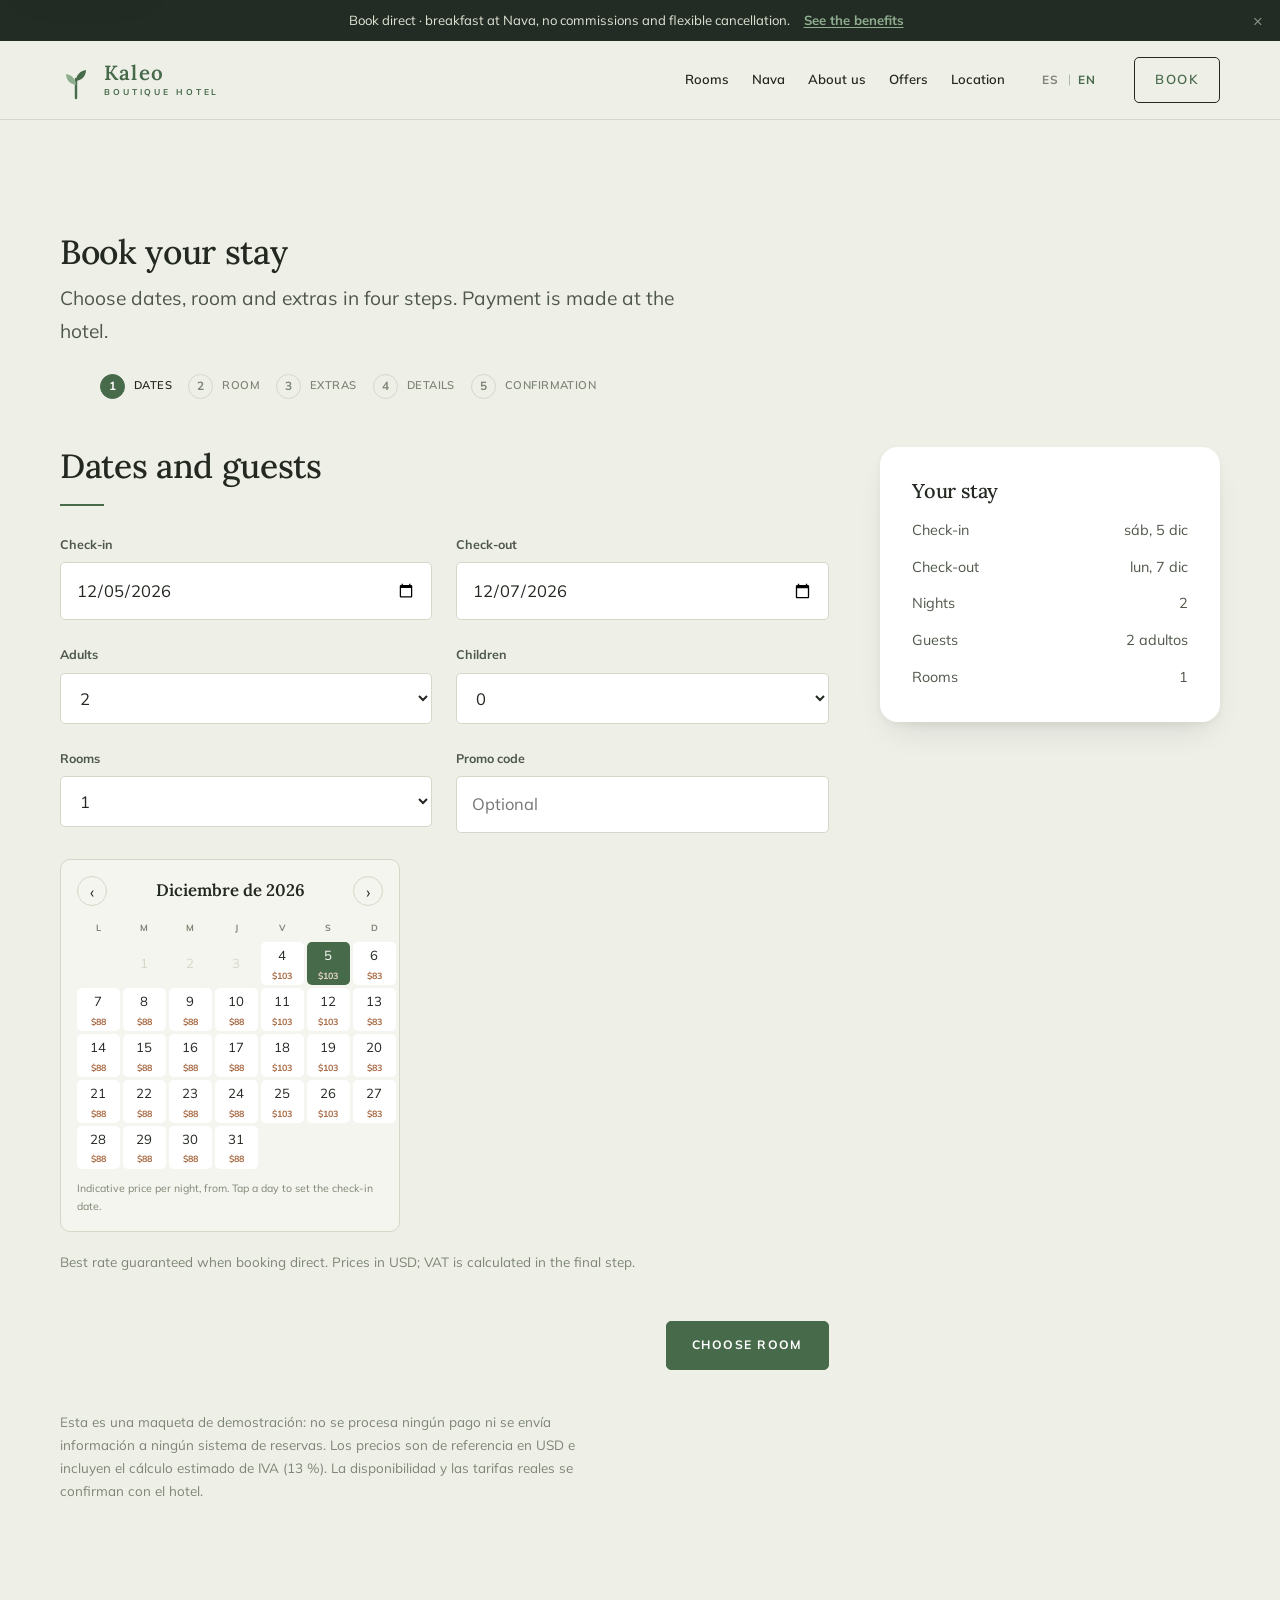
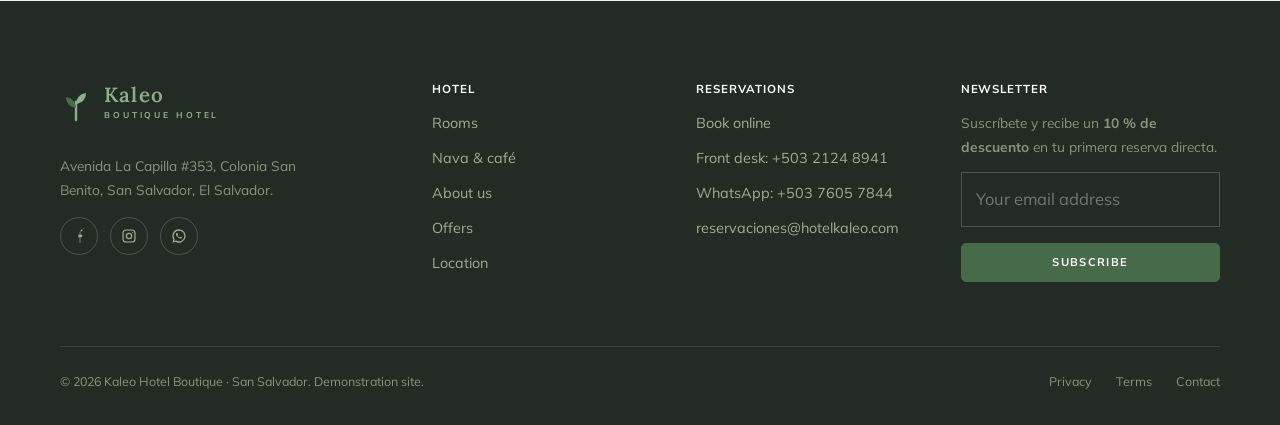
<file: reservar.html>
<!DOCTYPE html>
<html lang="es">
<head>
<meta charset="UTF-8">
<meta name="viewport" content="width=device-width, initial-scale=1">
<title>Reservar · Kaleo Hotel Boutique</title>
<meta name="description" content="Reserva tu estancia en Kaleo Hotel Boutique. Elige fechas, habitación y extras. Mejor tarifa garantizada y pago en el hotel.">
<meta name="theme-color" content="#476a4b">
<meta name="robots" content="noindex">
<link rel="icon" href="favicon.svg" type="image/svg+xml">
<link rel="apple-touch-icon" href="assets/img/icons/icon-192.png">
<link rel="manifest" href="manifest.json">
<link rel="preconnect" href="https://fonts.googleapis.com">
<link rel="preconnect" href="https://fonts.gstatic.com" crossorigin>
<link href="https://fonts.googleapis.com/css2?family=Lora:ital,wght@0,400;0,500;0,600;1,400;1,500&family=Mulish:wght@400;500;600;700&display=swap" rel="stylesheet">
<link rel="stylesheet" href="assets/css/styles.css">
<noscript><style>.reveal,.reveal-img{opacity:1!important;transform:none!important;clip-path:none!important}</style></noscript>
</head>
<body>
<a class="skip" href="#main">Saltar al contenido</a>

<header class="site-header site-header--inner">
  <div class="wrap">
    <a class="brand" href="index.html" aria-label="Kaleo Hotel Boutique — inicio">
      <span class="brand__mark" aria-hidden="true"><svg viewBox="0 0 32 40"><path d="M16 38V19" stroke="#476a4b" stroke-width="2.4" stroke-linecap="round"/><path d="M16 21c0-6 4-10 10-11 0 6-4 10-10 11Z" fill="#476a4b"/><path d="M16 25c0-6-4-10-10-11 0 6 4 10 10 11Z" fill="#8fae8f"/></svg></span>
      <span class="brand__word"><b>Kaleo</b><span>Hotel Boutique</span></span>
    </a>
    <button class="burger" aria-label="Abrir menú" aria-expanded="false" aria-controls="nav"><span></span><span></span><span></span></button>
    <nav class="nav" id="nav">
      <a href="habitaciones.html">Habitaciones</a>
      <a href="nava.html">Nava</a>
      <a href="nosotros.html">Nosotros</a>
      <a href="ofertas.html">Ofertas</a>
      <a href="ubicacion.html">Ubicación</a>
      <a class="btn btn--ghost-light nav__cta" href="reservar.html" aria-current="page">Reservar</a>
    </nav>
  </div>
</header>

<main id="main" class="section" style="padding-top:calc(var(--header-h) + 36px)">
  <div class="wrap">
    <div class="section-head" style="margin-bottom:26px">
      <h1 class="h-md">Reserva tu estancia</h1>
      <p class="lede" style="margin-top:10px">Elige fechas, habitación y extras en cuatro pasos. El pago se realiza en el hotel.</p>
    </div>

    <div id="wizard">
      <div id="wizard-steps"></div>
      <div class="wizard">
        <div id="wizard-panels"></div>
        <div id="wizard-summary"></div>
      </div>
    </div>

    <p class="form-note" style="margin-top:40px;max-width:70ch">
      Esta es una maqueta de demostración: no se procesa ningún pago ni se envía información a ningún sistema de reservas. Los precios son de referencia en USD e incluyen el cálculo estimado de IVA (13 %). La disponibilidad y las tarifas reales se confirman con el hotel.
    </p>
  </div>
</main>

<footer class="site-footer" data-footer></footer>

<script src="assets/js/data.js"></script>
<script src="assets/js/partials.js"></script>
<script src="assets/js/main.js"></script>
<script src="assets/js/booking.js"></script>
<script src="assets/js/i18n.js"></script>
</body>
</html>
</file>
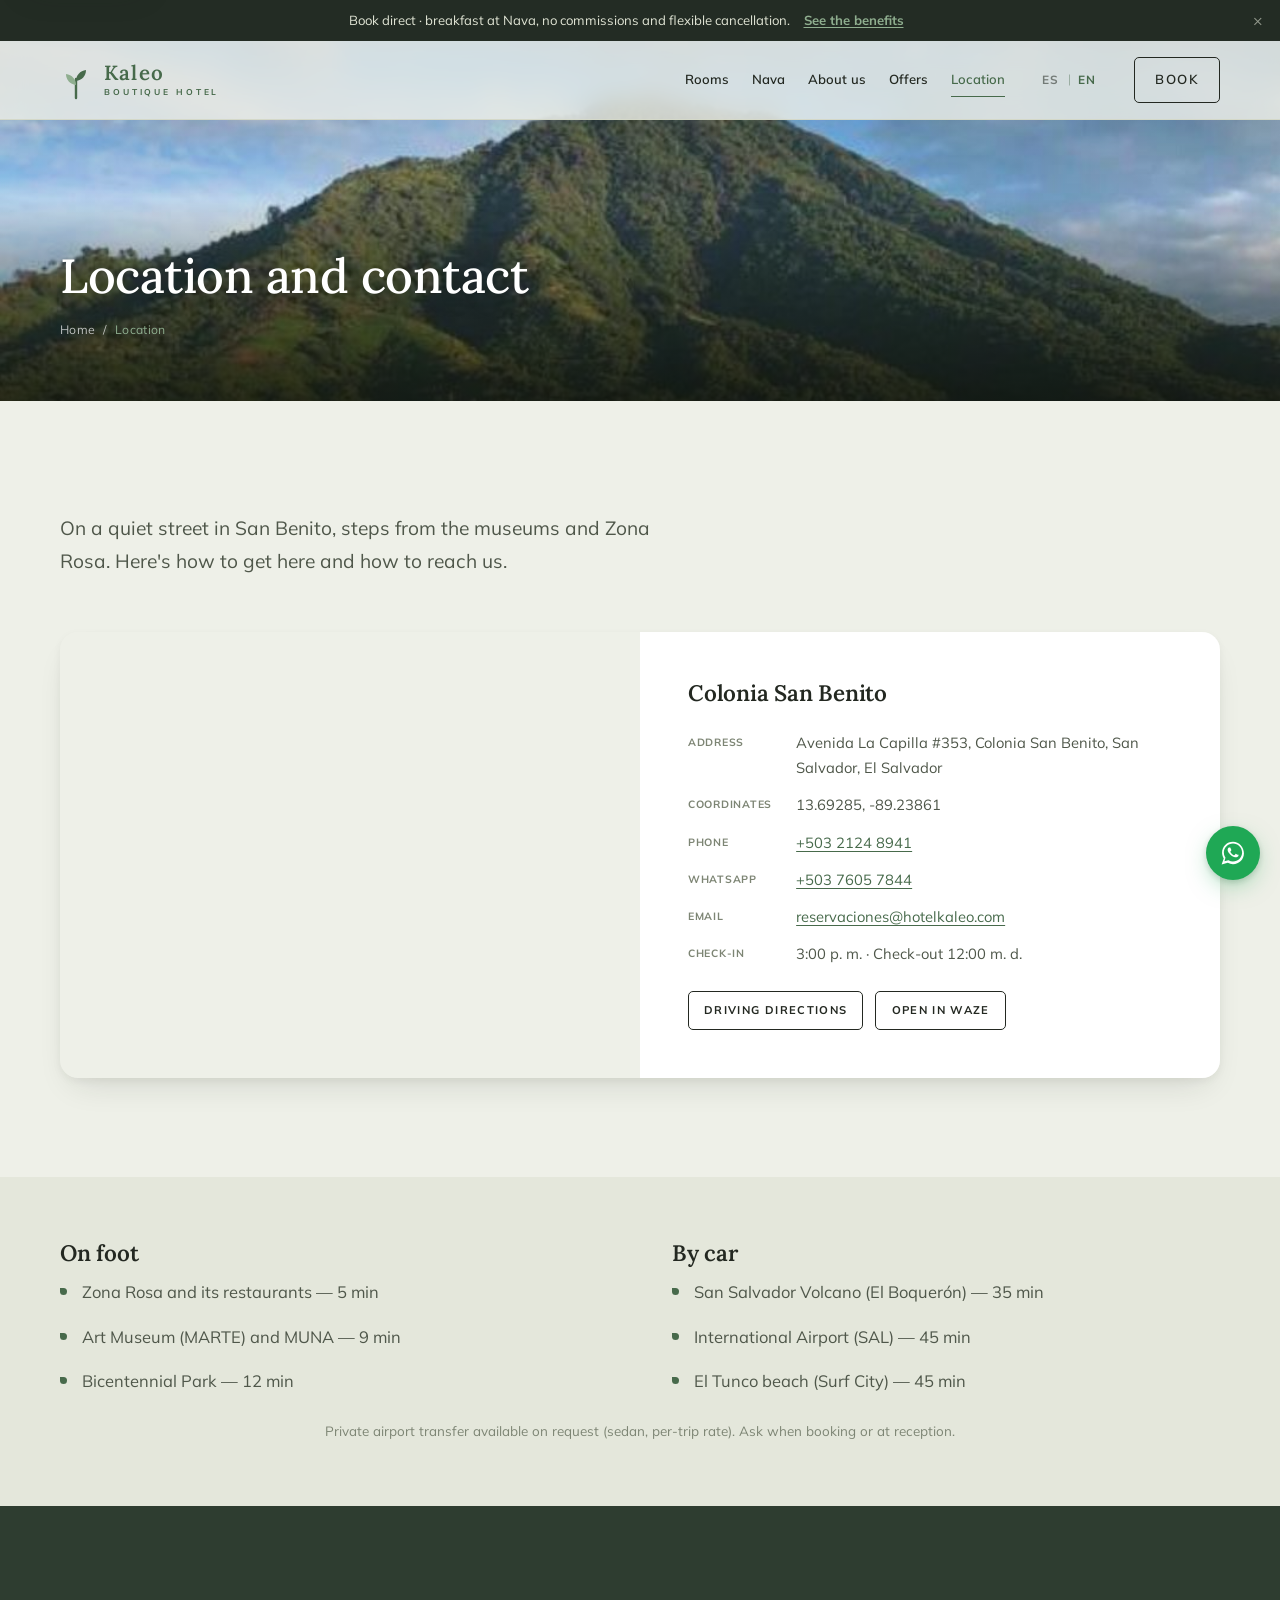
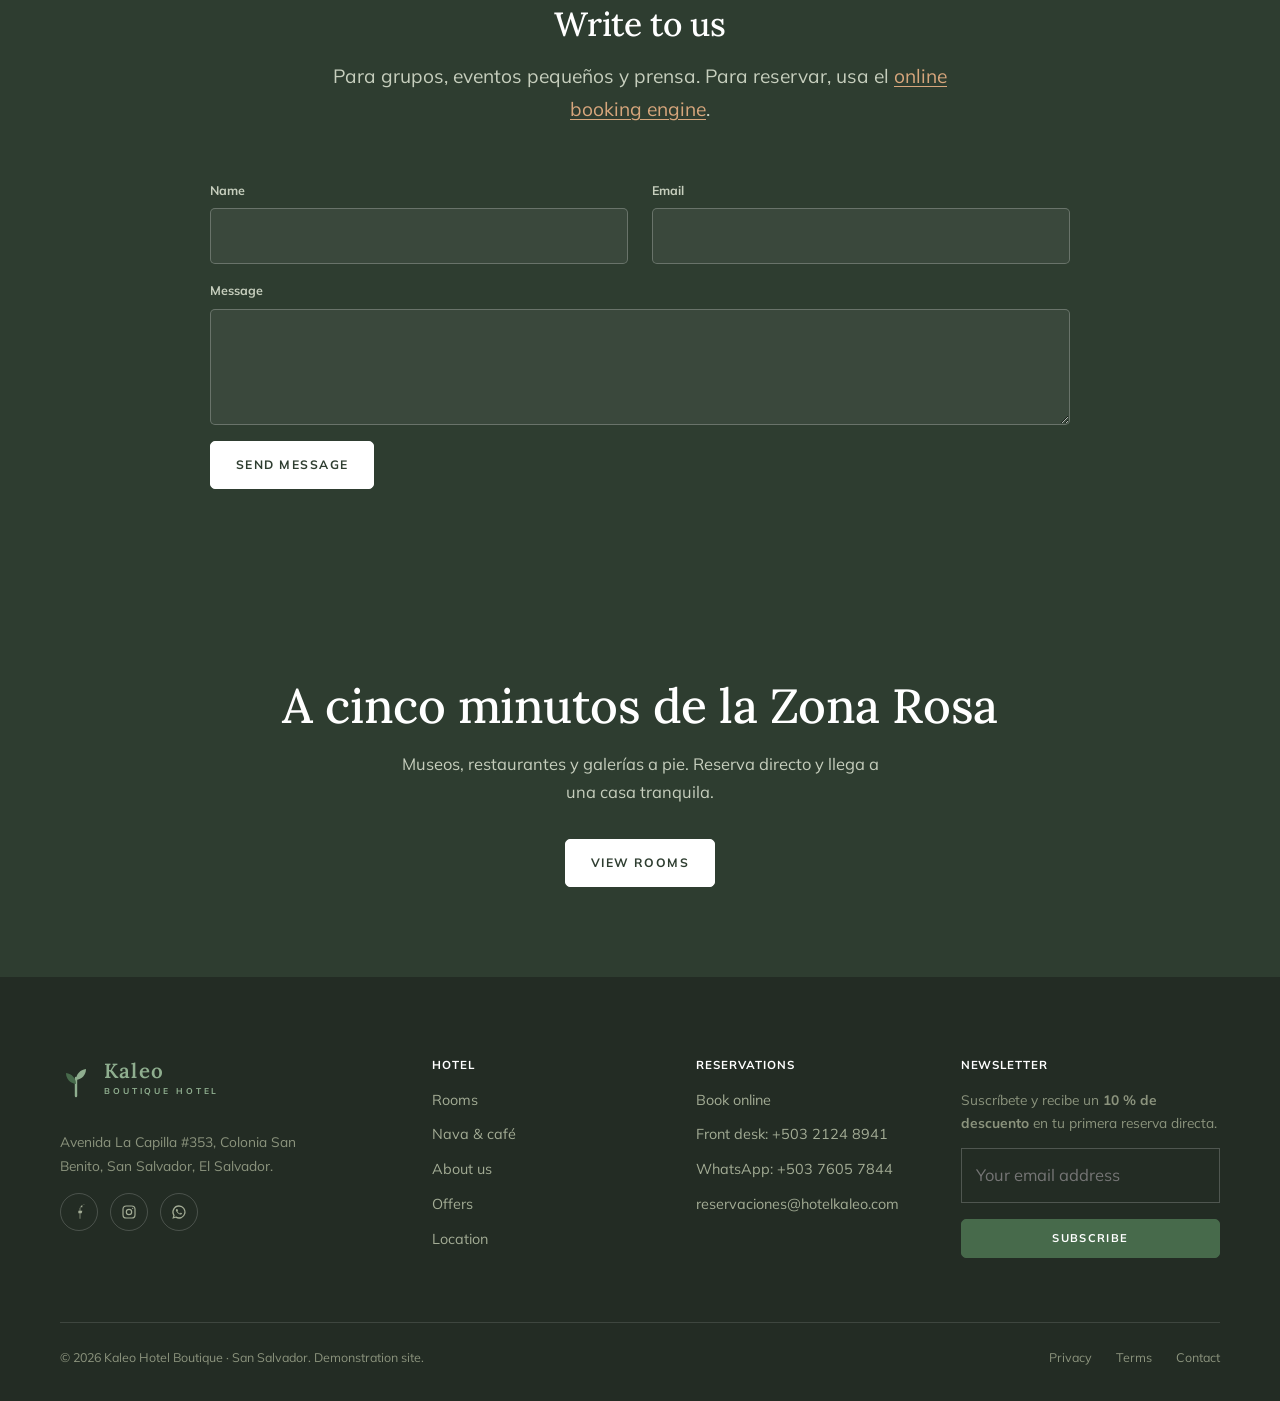
<file: ubicacion.html>
<!DOCTYPE html>
<html lang="es">
<head>
<meta charset="UTF-8">
<meta name="viewport" content="width=device-width, initial-scale=1">
<title>Ubicación y contacto · Kaleo Hotel Boutique</title>
<meta name="description" content="Cómo llegar a Kaleo Hotel Boutique: Avenida La Capilla #353, Colonia San Benito, San Salvador. Mapa, distancias a pie y en auto, teléfono, WhatsApp y correo.">
<meta name="theme-color" content="#476a4b">
<link rel="icon" href="favicon.svg" type="image/svg+xml">
<link rel="apple-touch-icon" href="assets/img/icons/icon-192.png">
<link rel="manifest" href="manifest.json">
<link rel="preconnect" href="https://fonts.googleapis.com">
<link rel="preconnect" href="https://fonts.gstatic.com" crossorigin>
<link href="https://fonts.googleapis.com/css2?family=Lora:ital,wght@0,400;0,500;0,600;1,400;1,500&family=Mulish:wght@400;500;600;700&display=swap" rel="stylesheet">
<link rel="stylesheet" href="assets/css/styles.css">
<noscript><style>.reveal,.reveal-img{opacity:1!important;transform:none!important;clip-path:none!important}</style></noscript>
</head>
<body>
<a class="skip" href="#main">Saltar al contenido</a>

<header class="site-header site-header--inner">
  <div class="wrap">
    <a class="brand" href="index.html" aria-label="Kaleo Hotel Boutique — inicio">
      <span class="brand__mark" aria-hidden="true"><svg viewBox="0 0 32 40"><path d="M16 38V19" stroke="#476a4b" stroke-width="2.4" stroke-linecap="round"/><path d="M16 21c0-6 4-10 10-11 0 6-4 10-10 11Z" fill="#476a4b"/><path d="M16 25c0-6-4-10-10-11 0 6 4 10 10 11Z" fill="#8fae8f"/></svg></span>
      <span class="brand__word"><b>Kaleo</b><span>Hotel Boutique</span></span>
    </a>
    <button class="burger" aria-label="Abrir menú" aria-expanded="false" aria-controls="nav"><span></span><span></span><span></span></button>
    <nav class="nav" id="nav">
      <a href="habitaciones.html">Habitaciones</a>
      <a href="nava.html">Nava</a>
      <a href="nosotros.html">Nosotros</a>
      <a href="ofertas.html">Ofertas</a>
      <a href="ubicacion.html" aria-current="page">Ubicación</a>
      <a class="btn btn--ghost-light nav__cta" href="reservar.html">Reservar</a>
    </nav>
  </div>
</header>

<main id="main">

<section class="pagehero" style="min-height:40vh">
  <div class="pagehero__media"><img src="assets/img/hotel/street.jpg" alt="Vista del volcán de San Salvador desde Colonia San Benito" style="object-position:center 34%"></div>
  <div class="wrap">
    <h1 class="h-lg">Ubicación y contacto</h1>
    <div class="crumbs"><a href="index.html">Inicio</a> / <span>Ubicación</span></div>
  </div>
</section>

<section class="section">
  <div class="wrap">
    <div class="section-head">
      <p class="lede">En una calle tranquila de San Benito, a pasos de los museos y la Zona Rosa. Aquí tienes cómo llegar y cómo contactarnos.</p>
    </div>
    <div class="mapblock reveal">
      <iframe title="Mapa de Kaleo Hotel Boutique" loading="lazy" referrerpolicy="no-referrer-when-downgrade"
        src="https://www.google.com/maps?q=13.69285,-89.23861&z=16&output=embed"></iframe>
      <div class="mapblock__body">
        <h2 class="h-sm">Colonia San Benito</h2>
        <dl>
          <dt>Dirección</dt><dd>Avenida La Capilla #353, Colonia San Benito, San Salvador, El Salvador</dd>
          <dt>Coordenadas</dt><dd>13.69285, -89.23861</dd>
          <dt>Teléfono</dt><dd><a href="tel:+50321248941">+503 2124 8941</a></dd>
          <dt>WhatsApp</dt><dd><a href="https://wa.me/50376057844" target="_blank" rel="noopener">+503 7605 7844</a></dd>
          <dt>Correo</dt><dd><a href="mailto:reservaciones@hotelkaleo.com">reservaciones@hotelkaleo.com</a></dd>
          <dt>Check-in</dt><dd>3:00 p. m. · Check-out 12:00 m. d.</dd>
        </dl>
        <div style="display:flex;gap:12px;flex-wrap:wrap">
          <a class="btn btn--ghost btn--sm" href="https://www.google.com/maps/dir/?api=1&destination=13.69285,-89.23861" target="_blank" rel="noopener">Cómo llegar en auto</a>
          <a class="btn btn--ghost btn--sm" href="https://waze.com/ul?ll=13.69285,-89.23861&navigate=yes" target="_blank" rel="noopener">Abrir en Waze</a>
        </div>
      </div>
    </div>
  </div>
</section>

<section class="section section--sand section--tight">
  <div class="wrap">
    <div class="grid grid--2" style="gap:clamp(24px,5vw,64px)">
      <div>
        <h3 class="h-sm" style="margin-bottom:12px">A pie</h3>
        <ul class="stack" style="color:var(--ink-2)">
          <li>Zona Rosa y sus restaurantes — 5 min</li>
          <li>Museo de Arte (MARTE) y MUNA — 9 min</li>
          <li>Parque del Bicentenario — 12 min</li>
        </ul>
      </div>
      <div>
        <h3 class="h-sm" style="margin-bottom:12px">En auto</h3>
        <ul class="stack" style="color:var(--ink-2)">
          <li>Volcán de San Salvador (El Boquerón) — 35 min</li>
          <li>Aeropuerto Internacional (SAL) — 45 min</li>
          <li>Playa El Tunco (Surf City) — 45 min</li>
        </ul>
      </div>
    </div>
    <p class="form-note center" style="margin-top:24px">Traslado privado al aeropuerto disponible bajo reserva (sedán, tarifa por trayecto). Solicítalo al reservar o en recepción.</p>
  </div>
</section>

<section class="section section--dark">
  <div class="wrap--narrow">
    <div class="section-head center">
      <h2 class="h-md">Escríbenos</h2>
      <p class="lede">Para grupos, eventos pequeños y prensa. Para reservar, usa el <a href="reservar.html">motor en línea</a>.</p>
    </div>
    <form data-demo class="stack" style="gap:20px">
      <div class="form-grid">
        <div class="field"><label for="c-name">Nombre</label><input id="c-name" type="text" required></div>
        <div class="field"><label for="c-email">Correo</label><input id="c-email" type="email" required></div>
      </div>
      <div class="field"><label for="c-msg">Mensaje</label><textarea id="c-msg" required></textarea></div>
      <div style="display:flex;align-items:center;gap:18px;flex-wrap:wrap">
        <button class="btn btn--primary" type="submit">Enviar mensaje</button>
        <small data-demo-msg hidden style="color:var(--gold-soft)"></small>
      </div>
    </form>
  </div>
</section>

<section class="cta-strip">
  <div class="wrap--narrow">
    <h2 class="h-lg">A cinco minutos de la Zona Rosa</h2>
    <p>Museos, restaurantes y galerías a pie. Reserva directo y llega a una casa tranquila.</p>
    <a class="btn btn--primary" href="habitaciones.html">Ver habitaciones</a>
  </div>
</section>

</main>

<footer class="site-footer" data-footer></footer>
<div class="mobile-book"><a class="btn btn--primary" href="reservar.html">Reservar ahora</a></div>

<script src="assets/js/data.js"></script>
<script src="assets/js/partials.js"></script>
<script src="assets/js/main.js"></script>
<script src="assets/js/i18n.js"></script>
</body>
</html>
</file>
<file: assets/css/styles.css>
/* ============================================================
   Kaleo Hotel Boutique — San Salvador
   Sistema de diseño propio. Vanilla CSS, sin frameworks.

   Identidad: "kaleo" = una llamada a bajar el ritmo. Papel
   verde-piedra bajo tarjetas blancas y limpias; verde salvia
   para la acción, verde bosque para lo profundo, terracota
   tenue para el detalle. Mucho aire. Una sola sombra.
   ============================================================ */

:root {
  /* --- neutros: la página es verde-piedra; las tarjetas son blancas --- */
  --bg: #eef0e8;            /* fondo de página — MÁS oscuro que las tarjetas */
  --bg-2: #e4e7db;          /* franja alterna, un paso más profunda */
  --surface: #ffffff;       /* tarjetas, barras, elementos elevados */
  --surface-2: #f4f5ee;     /* superficie sutil dentro de zonas blancas */
  --ink: #232821;           /* títulos y cuerpo */
  --ink-2: #4f574a;         /* texto secundario sobre claro (AA) */
  --ink-3: #7d8574;         /* metadatos, apoyos */
  --hairline: #d4d8c8;      /* separadores de 1px */

  /* --- acentos: verde de acción, verde profundo, terracota de detalle --- */
  --sage: #476a4b;          /* acción principal, enlaces sobre claro (AA) */
  --sage-deep: #375439;     /* hover de la acción */
  --sage-soft: #8fae8f;     /* salvia clara sobre fondo bosque */
  --forest: #2e3d30;        /* secciones profundas */
  --forest-deep: #232c24;   /* pies de página, fondos oscuros */
  --terra: #a86a44;         /* detalle terracota sobre claro (precios, viñetas) */
  --terra-on-dark: #d7a67c; /* terracota sobre bosque */

  /* --- profundidad: una sombra, con desplazamiento y difuminado --- */
  --shadow-1: 0 1px 3px rgba(30, 38, 28, .05);
  --shadow-2: 0 3px 8px rgba(30, 38, 28, .05), 0 16px 34px -14px rgba(30, 38, 28, .16);
  --shadow-3: 0 8px 20px rgba(22, 30, 20, .09), 0 44px 74px -26px rgba(22, 30, 20, .28);

  /* --- radios (Kaleo respira: esquinas más suaves) --- */
  --r-sm: 5px;
  --r: 10px;
  --r-lg: 18px;
  --r-pill: 999px;

  /* --- escala de espacio única --- */
  --s-1: 4px;  --s-2: 8px;  --s-3: 12px; --s-4: 16px; --s-5: 24px;
  --s-6: 32px; --s-7: 48px; --s-8: 64px; --s-9: 96px; --s-10: 128px;

  /* --- tipografía --- */
  --font-display: "Lora", Georgia, "Times New Roman", serif;
  --font-body: "Mulish", "Helvetica Neue", Arial, system-ui, sans-serif;

  --wrap: 1180px;
  --wrap-narrow: 860px;
  --gutter: clamp(20px, 5vw, 60px);
  --header-h: 78px;

  --ease: cubic-bezier(.22, .61, .36, 1);
  --ease-out: cubic-bezier(.16, 1, .3, 1);

  /* alias de compatibilidad para JS compartido (partials.js / booking.js) */
  --ink-soft: var(--ink-2);
  --line: var(--hairline);
  --gold: var(--sage);
  --gold-dark: var(--sage-deep);
  --gold-soft: var(--terra-on-dark);
  --gold-on-dark: var(--terra-on-dark);
  --emerald: var(--forest);
  --emerald-deep: var(--forest-deep);
}

/* ---------- Reset ---------- */
*, *::before, *::after { box-sizing: border-box; }
* { margin: 0; }
html { -webkit-text-size-adjust: 100%; scroll-padding-top: 92px; }
@media (prefers-reduced-motion: reduce) {
  html { scroll-behavior: auto; }
  *, *::before, *::after {
    animation-duration: .001ms !important;
    animation-iteration-count: 1 !important;
    transition-duration: .001ms !important;
  }
}

body {
  font-family: var(--font-body);
  color: var(--ink);
  background: var(--bg);
  line-height: 1.72;
  font-size: 16.5px;
  -webkit-font-smoothing: antialiased;
  text-rendering: optimizeLegibility;
  overflow-x: hidden;
}

img, picture, svg, video { display: block; max-width: 100%; }
img { height: auto; }
a { color: inherit; text-decoration: none; }
button { font: inherit; color: inherit; cursor: pointer; background: none; border: 0; }
input, select, textarea { font: inherit; color: inherit; }
ul { list-style: none; padding: 0; }

/* superficies de navegador tematizadas */
::selection { background: color-mix(in srgb, var(--sage) 22%, transparent); color: var(--ink); }
:focus-visible { outline: 2px solid var(--sage); outline-offset: 3px; border-radius: 2px; }
html { scrollbar-color: var(--sage) var(--bg); }
::-webkit-scrollbar { width: 12px; height: 12px; }
::-webkit-scrollbar-track { background: var(--bg); }
::-webkit-scrollbar-thumb { background: color-mix(in srgb, var(--sage) 45%, var(--bg)); border: 3px solid var(--bg); border-radius: var(--r-pill); }
::-webkit-scrollbar-thumb:hover { background: var(--sage); }

/* ---------- Tipografía ---------- */
h1, h2, h3, h4 {
  font-family: var(--font-display);
  font-weight: 500;
  line-height: 1.16;
  letter-spacing: -0.01em;
  color: var(--ink);
  text-wrap: balance;
}
.h-xl  { font-size: clamp(2.5rem, 5.8vw, 4.2rem); letter-spacing: -0.018em; line-height: 1.08; }
.h-lg  { font-size: clamp(1.95rem, 4.1vw, 3rem); }
.h-md  { font-size: clamp(1.55rem, 2.9vw, 2.1rem); }
.h-sm  { font-size: clamp(1.18rem, 2vw, 1.4rem); font-weight: 600; }

.lede {
  font-size: clamp(1.05rem, 1.5vw, 1.2rem);
  color: var(--ink-2);
  line-height: 1.72;
  max-width: 60ch;
}
.lede a { color: var(--sage); text-decoration: underline; text-underline-offset: 3px; text-decoration-thickness: 1px; }
.lede a:hover { color: var(--ink); }

.muted { color: var(--ink-3); }

/* ---------- Layout ---------- */
.wrap { width: min(100% - 2 * var(--gutter), var(--wrap)); margin-inline: auto; }
.wrap--narrow { width: min(100% - 2 * var(--gutter), var(--wrap-narrow)); margin-inline: auto; }

.section { padding: clamp(64px, 11vh, 132px) 0; position: relative; }
.section--tight { padding: clamp(44px, 7vh, 84px) 0; }

.section--paper { background: var(--surface); }
.section--sand  { background: var(--bg-2); }
.section--dark {
  background: var(--forest); color: #cfd6c8;
}
.section--dark h1, .section--dark h2,
.section--dark h3, .section--dark h4 { color: #fff; }
.section--dark .lede { color: #c6cebd; }
.section--dark .lede a { color: var(--terra-on-dark); }
.section--dark .lede a:hover { color: #fff; }
.section--dark .muted { color: #aab29d; }

.stack > * + * { margin-top: var(--s-4); }
ul.stack > li { position: relative; padding-left: 22px; color: var(--ink-2); }
ul.stack > li::before {
  content: ""; position: absolute; left: 0; top: 10px;
  width: 7px; height: 7px; border-radius: 0 50% 50% 50%; background: var(--sage);
}
.section--dark ul.stack > li { color: #c6cebd; }
.section--dark ul.stack > li::before { background: var(--sage-soft); }
.center { text-align: center; }

.section-head { max-width: 640px; margin-bottom: clamp(40px, 6vh, 64px); }
.section-head.center { margin-inline: auto; }
.section-head h2 { margin-bottom: var(--s-4); }
.section-head .lede { margin-top: var(--s-3); }

.rule { height: 1px; background: var(--hairline); border: 0; }
.leafbar { width: 44px; height: 2px; border: 0; background: var(--sage); }
.leafbar.center { margin-inline: auto; }

/* ---------- Botones ---------- */
.btn {
  --btn-bg: var(--sage);
  --btn-fg: #fff;
  --btn-bd: var(--sage);
  position: relative;
  display: inline-flex; align-items: center; justify-content: center; gap: .55em;
  padding: 1.05em 2.05em;
  background: var(--btn-bg); color: var(--btn-fg);
  font-family: var(--font-body);
  font-size: .76rem; font-weight: 700;
  letter-spacing: .12em; text-transform: uppercase;
  border: 1px solid var(--btn-bd);
  border-radius: var(--r-sm);
  overflow: hidden;
  transition: transform .28s var(--ease), background .28s var(--ease),
              color .28s var(--ease), border-color .28s var(--ease), box-shadow .28s var(--ease);
}
.btn::after {
  content: ""; position: absolute; inset: 0;
  background: linear-gradient(110deg, transparent 32%, rgba(255,255,255,.2) 50%, transparent 68%);
  transform: translateX(-120%);
  transition: transform .6s var(--ease);
}
.btn:hover { transform: translateY(-2px); box-shadow: var(--shadow-2); }
.btn:hover::after { transform: translateX(120%); }
.btn:active { transform: translateY(0) scale(.985); transition-duration: .08s; }

.btn--primary { --btn-bg: var(--sage); --btn-fg: #fff; --btn-bd: var(--sage); }
.btn--primary:hover { --btn-bg: var(--sage-deep); --btn-bd: var(--sage-deep); }

.section--dark .btn--primary,
.cta-strip .btn--primary {
  --btn-bg: #fff; --btn-fg: var(--forest); --btn-bd: #fff;
}
.section--dark .btn--primary:hover,
.cta-strip .btn--primary:hover { --btn-bg: #eef0e8; --btn-bd: #eef0e8; }
.section--dark .btn--ghost,
.cta-strip .btn--ghost { --btn-fg: #fff; --btn-bd: rgba(255,255,255,.6); }
.section--dark .btn--ghost:hover,
.cta-strip .btn--ghost:hover { --btn-bg: #fff; --btn-fg: var(--forest); --btn-bd: #fff; }

.btn--ghost { --btn-bg: transparent; --btn-fg: var(--ink); --btn-bd: var(--ink); }
.btn--ghost:hover { --btn-bg: var(--ink); --btn-fg: #fff; }

.btn--ghost-light { --btn-bg: transparent; --btn-fg: #fff; --btn-bd: rgba(255,255,255,.7); }
.btn--ghost-light:hover { --btn-bg: #fff; --btn-fg: var(--ink); --btn-bd: #fff; }

.btn--block { display: flex; width: 100%; }
.btn--sm { padding: .82em 1.35em; font-size: .7rem; }

.link-arrow {
  display: inline-flex; align-items: center; gap: .5em;
  font-family: var(--font-body);
  text-transform: uppercase; letter-spacing: .1em;
  font-size: .74rem; font-weight: 700;
  color: var(--sage);
  padding-bottom: 3px;
  border-bottom: 1px solid color-mix(in srgb, var(--sage) 40%, transparent);
  transition: gap .28s var(--ease), color .28s var(--ease), border-color .28s var(--ease);
}
.link-arrow svg { transition: transform .28s var(--ease); }
.link-arrow:hover { gap: .82em; color: var(--ink); border-color: var(--ink); }
.link-arrow:hover svg { transform: translateX(3px); }
.section--dark .link-arrow { color: var(--terra-on-dark); border-color: color-mix(in srgb, var(--terra-on-dark) 40%, transparent); }
.section--dark .link-arrow:hover { color: #fff; border-color: #fff; }

/* ---------- Marca ---------- */
.brand { display: inline-flex; align-items: center; gap: 12px; }
.brand__mark { width: 32px; height: 40px; flex: none; display: grid; place-items: center; }
.brand__mark svg { width: 100%; height: 100%; }
.brand__word { display: flex; flex-direction: column; line-height: 1; }
.brand__word b {
  font-family: var(--font-display); font-weight: 600;
  font-size: 1.28rem; letter-spacing: .06em;
}
.brand__word span {
  font-family: var(--font-body); font-size: .53rem;
  letter-spacing: .34em; font-weight: 700; text-transform: uppercase;
  color: var(--sage); margin-top: 5px;
}
.site-header a.brand span { color: var(--sage-soft); }
.site-header.is-solid a.brand span,
.site-header--inner a.brand span { color: var(--sage); }

/* ---------- Header ---------- */
.site-header {
  position: sticky; top: 0; z-index: 100;
  height: var(--header-h);
  display: flex; align-items: center;
  transition: background .35s var(--ease), box-shadow .35s var(--ease);
}
.site-header .wrap { display: flex; align-items: center; justify-content: space-between; gap: 24px; }
.site-header a.brand { color: #fff; }
.site-header.is-solid,
.site-header--inner {
  background: color-mix(in srgb, var(--bg) 82%, transparent);
  -webkit-backdrop-filter: saturate(1.4) blur(12px);
  backdrop-filter: saturate(1.4) blur(12px);
  box-shadow: 0 1px 0 var(--hairline);
}
@supports not ((backdrop-filter: blur(1px)) or (-webkit-backdrop-filter: blur(1px))) {
  .site-header.is-solid, .site-header--inner { background: color-mix(in srgb, var(--bg) 92%, #fff); }
}
.site-header.is-solid a.brand,
.site-header.is-solid .nav > a,
.site-header--inner a.brand,
.site-header--inner .nav > a { color: var(--ink); }
.site-header.is-solid .nav__cta.btn--ghost-light,
.site-header--inner .nav__cta.btn--ghost-light { --btn-fg: var(--ink); --btn-bd: var(--ink); }
.site-header.is-solid .burger span,
.site-header--inner .burger span { background: var(--ink); }

.nav { display: flex; align-items: center; gap: clamp(14px, 1.8vw, 26px); }
.nav > a {
  font-family: var(--font-body);
  font-size: .82rem; font-weight: 600;
  color: #fff;
  position: relative; padding: 6px 0;
  transition: color .3s var(--ease);
}
/* Subrayado sólo para los enlaces de texto, no para el botón .nav__cta:
   sobre el botón, el ::after de .btn (inset:0) haría que este recuadro
   ocupara todo el botón y tapara el texto al pasar el ratón / en la
   página activa. */
.nav > a:not(.nav__cta)::after {
  content: ""; position: absolute; left: 0; bottom: 0;
  width: 100%; height: 1px; background: currentColor;
  transform: scaleX(0); transform-origin: right;
  transition: transform .32s var(--ease);
}
.nav > a:not(.nav__cta):hover::after,
.nav > a:not(.nav__cta)[aria-current="page"]::after { transform: scaleX(1); transform-origin: left; }
.nav > a[aria-current="page"] { color: var(--sage-soft); }
.site-header.is-solid .nav > a[aria-current="page"],
.site-header--inner .nav > a[aria-current="page"] { color: var(--sage); }
/* .nav > a fija padding: 6px 0; el botón necesita el suyo propio
   (selector más específico para ganarle). */
.nav > a.nav__cta { margin-left: 8px; padding: .82em 1.5em; }

/* Selector de idioma */
.lang {
  display: inline-flex; align-items: center; gap: 2px;
  margin-left: 6px; color: #fff;
}
.site-header.is-solid .lang,
.site-header--inner .lang { color: var(--ink); }
.lang button {
  font-family: var(--font-body);
  font-size: .74rem; font-weight: 700; letter-spacing: .04em;
  color: currentColor; opacity: .55;
  padding: 6px 8px; line-height: 1; position: relative;
  transition: opacity .25s var(--ease), color .25s var(--ease);
}
.lang button + button { margin-left: 2px; }
.lang button + button::before {
  content: ""; position: absolute; left: -1px; top: 50%; transform: translateY(-50%);
  width: 1px; height: 11px; background: currentColor; opacity: .4;
}
.lang button:hover { opacity: 1; }
.lang button[aria-current="true"] { opacity: 1; color: var(--sage-soft); }
.site-header.is-solid .lang button[aria-current="true"],
.site-header--inner .lang button[aria-current="true"] { color: var(--sage); }

.burger { display: none; width: 28px; height: 18px; position: relative; z-index: 120; }
.burger span {
  position: absolute; left: 0; width: 100%; height: 2px; background: #fff;
  transition: transform .32s var(--ease), opacity .2s var(--ease);
}
.burger span:nth-child(1) { top: 0; }
.burger span:nth-child(2) { top: 8px; }
.burger span:nth-child(3) { top: 16px; }
body.nav-open .burger span:nth-child(1) { transform: translateY(8px) rotate(45deg); }
body.nav-open .burger span:nth-child(2) { opacity: 0; }
body.nav-open .burger span:nth-child(3) { transform: translateY(-8px) rotate(-45deg); }

@media (max-width: 1040px) {
  .burger { display: block; }
  .nav {
    position: fixed; inset: 0; z-index: 110;
    flex-direction: column; justify-content: center; gap: 24px;
    background: var(--forest);
    /* Cerrado: recortado dentro del viewport (sin desbordar y provocar
       scroll horizontal, como haría transform: translateX(100%)).
       Unidades en % en los cuatro lados para que clip-path pueda animar. */
    clip-path: inset(0% 0% 0% 100%);
    visibility: hidden; opacity: 0;
    transition: clip-path .42s var(--ease-out), opacity .3s var(--ease-out), visibility .42s;
  }
  body.nav-open .nav { clip-path: inset(0% 0% 0% 0%); visibility: visible; opacity: 1; }
  .nav > a { color: #fff !important; font-size: 1.05rem; }
  .nav__cta { margin-top: 8px; }
  .lang { margin: 4px 0 0; color: #fff; }
  .lang button { font-size: .85rem; opacity: .7; }
  .lang button[aria-current="true"] { color: var(--sage-soft); }
}

.skip {
  position: absolute; left: 12px; top: -60px; z-index: 200;
  background: #fff; color: var(--ink); padding: 10px 16px; border-radius: 4px;
  box-shadow: var(--shadow-2); transition: top .2s;
}
.skip:focus { top: 12px; }

/* ---------- Hero ---------- */
.hero {
  position: relative; min-height: 100vh; min-height: 100svh; isolation: isolate;
  margin-top: calc(-1 * var(--header-h));
  display: flex; align-items: flex-end;
  color: #fff; overflow: hidden; background: var(--forest-deep);
  padding: calc(var(--header-h) + 40px) 0 clamp(84px, 15vh, 132px);
}
.hero__media { position: absolute; inset: 0; z-index: 0; overflow: hidden; }
.hero__media img { width: 100%; height: 120%; object-fit: cover; object-position: center 45%; will-change: transform; }

.hero__eyebrow {
  font-family: var(--font-body); font-size: .68rem; font-weight: 700;
  letter-spacing: .26em; text-transform: uppercase;
  color: rgba(255,255,255,.82); margin-bottom: var(--s-4);
}
.hero__cta { margin-top: 32px; display: flex; gap: 16px; flex-wrap: wrap; }

/* Entrada escalonada del hero al cargar.
   Solo con JS activo (html.js): si el script no corre, el contenido
   se muestra de inmediato en vez de quedarse invisible. */
@media (prefers-reduced-motion: no-preference) {
  :root.js .hero__inner > * { opacity: 0; transform: translateY(22px); animation: heroIn .9s var(--ease-out) forwards; }
  :root.js .hero__inner > :nth-child(1) { animation-delay: .12s; }
  :root.js .hero__inner > :nth-child(2) { animation-delay: .22s; }
  :root.js .hero__inner > :nth-child(3) { animation-delay: .34s; }
  :root.js .hero__inner > :nth-child(4) { animation-delay: .46s; }
  :root.js .hero__scroll { opacity: 0; animation: heroIn .9s var(--ease-out) .8s forwards; }
}
@keyframes heroIn { to { opacity: 1; transform: none; } }
.hero::after {
  content: ""; position: absolute; inset: 0; z-index: 1;
  background:
    linear-gradient(180deg, rgba(18,24,16,.5) 0%, rgba(18,24,16,.12) 28%, rgba(16,22,14,.52) 66%, rgba(11,16,9,.9) 100%),
    linear-gradient(90deg, rgba(13,19,11,.5) 0%, rgba(13,19,11,0) 58%);
}
.hero__inner { max-width: 730px; position: relative; z-index: 2; }
.hero h1 { color: #fff; margin: 0 0 var(--s-5); text-shadow: 0 2px 30px rgba(0,0,0,.28); }
.hero p { color: rgba(255,255,255,.92); max-width: 46ch; font-size: 1.1rem; }
.hero__scroll {
  position: absolute; left: 50%; bottom: 30px; transform: translateX(-50%);
  display: flex; flex-direction: column; align-items: center; gap: 10px;
  font-family: var(--font-body); font-size: .58rem; letter-spacing: .28em;
  font-weight: 700; text-transform: uppercase; color: rgba(255,255,255,.78);
  z-index: 2;
}
.hero__scroll i {
  width: 1px; height: 42px;
  background: linear-gradient(rgba(255,255,255,.75), transparent);
  animation: scrollpulse 2.4s var(--ease) infinite; transform-origin: top;
}
@keyframes scrollpulse {
  0% { transform: scaleY(0); opacity: 0; }
  45% { transform: scaleY(1); opacity: 1; }
  100% { transform: scaleY(1); opacity: 0; }
}

.pagehero {
  position: relative; min-height: 44vh; display: flex; align-items: flex-end;
  color: #fff; overflow: hidden; isolation: isolate;
  padding: calc(var(--header-h) + 44px) 0 clamp(38px, 7vh, 60px);
  margin-top: calc(-1 * var(--header-h));
  background: var(--forest-deep);
}
.pagehero__media { position: absolute; inset: 0; z-index: 0; overflow: hidden; }
.pagehero__media img { width: 100%; height: 108%; object-fit: cover; }
.pagehero::after {
  content: ""; position: absolute; inset: 0; z-index: 1;
  background: linear-gradient(180deg, rgba(18,24,16,.3) 0%, rgba(18,24,16,.08) 44%, rgba(14,19,12,.8) 100%);
}
.pagehero .wrap { position: relative; z-index: 2; }
.pagehero h1 { color: #fff; text-shadow: 0 2px 26px rgba(0,0,0,.3); }
.pagehero .crumbs { margin-top: var(--s-4); }

.crumbs {
  font-family: var(--font-body); font-size: .76rem;
  letter-spacing: .03em; color: rgba(255,255,255,.7);
  display: flex; gap: 8px; flex-wrap: wrap; align-items: center;
}
.crumbs a:hover { color: #fff; }
.crumbs span { color: var(--sage-soft); }

/* ---------- Cifras ---------- */
.stats {
  display: flex; flex-wrap: wrap; justify-content: center;
  gap: clamp(28px, 6vw, 70px);
  padding: var(--s-6) 0;
  border-block: 1px solid var(--hairline);
  text-align: center;
}
.stat b {
  display: block; font-family: var(--font-display); font-weight: 500;
  font-size: clamp(2rem, 3.6vw, 2.7rem); line-height: 1; color: var(--ink);
}
.section--dark .stat b { color: #fff; }
.stat span {
  display: block; margin-top: var(--s-2);
  font-family: var(--font-body); font-size: .72rem;
  letter-spacing: .1em; text-transform: uppercase; font-weight: 600; color: var(--ink-3);
}
.section--dark .stat span { color: #aab29d; }

/* ---------- Split ---------- */
.split {
  display: grid; grid-template-columns: 1.05fr .95fr;
  gap: clamp(30px, 6vw, 80px); align-items: center;
}
.split--reverse .split__media { order: 2; }
.split__media { position: relative; border-radius: var(--r-lg); overflow: hidden; box-shadow: var(--shadow-2); }
.split__media img { width: 100%; aspect-ratio: 4 / 3.4; object-fit: cover; }
.split__media--tall img { aspect-ratio: 3 / 3.9; }
.split__media .tag {
  position: absolute; bottom: 14px; left: 14px;
  background: var(--surface); color: var(--ink);
  font-family: var(--font-body); font-size: .62rem;
  letter-spacing: .12em; text-transform: uppercase; font-weight: 700;
  padding: 8px 14px; border-radius: var(--r-pill);
}
@media (max-width: 920px) {
  .split { grid-template-columns: 1fr; }
  .split--reverse .split__media { order: 0; }
}

/* ---------- Rejillas de tarjetas ---------- */
.grid { display: grid; gap: clamp(20px, 3vw, 30px); }
.grid--3 { grid-template-columns: repeat(3, 1fr); }
.grid--2 { grid-template-columns: repeat(2, 1fr); }
.grid--4 { grid-template-columns: repeat(4, 1fr); }
@media (max-width: 980px) { .grid--3, .grid--4 { grid-template-columns: repeat(2, 1fr); } }
@media (max-width: 620px) { .grid--2, .grid--3, .grid--4 { grid-template-columns: 1fr; } }

.card {
  background: var(--surface);
  display: flex; flex-direction: column;
  border-radius: var(--r-lg);
  overflow: hidden;
  box-shadow: var(--shadow-2);
  transition: transform .38s var(--ease), box-shadow .38s var(--ease);
}
.card:hover { transform: translateY(-6px); box-shadow: var(--shadow-3); }
.card__media { position: relative; overflow: hidden; aspect-ratio: 4 / 3; }
.card__media img { width: 100%; height: 100%; object-fit: cover; transition: transform 1s var(--ease-out); }
.card:hover .card__media img { transform: scale(1.04); }
.card__body { padding: var(--s-6) var(--s-6) calc(var(--s-6) + 4px); display: flex; flex-direction: column; gap: var(--s-3); flex: 1; }
.card__body h3 { font-size: 1.35rem; }
.card__price {
  font-family: var(--font-display); font-size: 1.05rem; font-weight: 500; color: var(--terra);
}
.card__price small { font-family: var(--font-body); font-size: .8rem; color: var(--ink-3); font-weight: 400; }
.card__meta {
  font-family: var(--font-body); font-size: .74rem;
  letter-spacing: .02em; color: var(--ink-3);
  display: flex; flex-wrap: wrap; gap: 6px 0;
}
.card__meta span + span::before { content: "·"; margin: 0 .5em; color: var(--hairline); }
.card__body p { color: var(--ink-2); font-size: .95rem; }
.card__body .link-arrow { margin-top: auto; align-self: flex-start; }
/* La tarjeta entera es un enlace: el "Ver y reservar" reacciona al
   hover de toda la tarjeta, no solo al de su texto. */
.card:hover .link-arrow { gap: .82em; color: var(--ink); border-color: var(--ink); }
.card:hover .link-arrow svg { transform: translateX(3px); }

.feature {
  position: relative; overflow: hidden; min-height: 400px; isolation: isolate;
  display: flex; align-items: flex-end; color: #fff;
  padding: var(--s-6);
  border-radius: var(--r-lg);
  background: var(--forest-deep);
  transition: transform .38s var(--ease), box-shadow .38s var(--ease);
  box-shadow: var(--shadow-2);
}
.feature:hover { transform: translateY(-6px); box-shadow: var(--shadow-3); }
.feature img { position: absolute; inset: 0; width: 100%; height: 100%; object-fit: cover; z-index: 0; transition: transform 1.1s var(--ease-out); }
.feature::after {
  content: ""; position: absolute; inset: 0; z-index: 1;
  background: linear-gradient(180deg, rgba(18,24,16,.05) 30%, rgba(18,24,16,.82) 100%);
}
.feature > * { position: relative; z-index: 2; }
.feature:hover img { transform: scale(1.05); }
.feature h3 { color: #fff; font-size: 1.55rem; }
.feature p { color: rgba(255,255,255,.85); font-size: .92rem; margin-top: 6px; max-width: 40ch; }

/* ---------- Amenidades ---------- */
.amenities {
  display: grid; grid-template-columns: repeat(2, 1fr);
  gap: 0 clamp(32px, 6vw, 70px);
}
.amenity {
  display: flex; gap: var(--s-4); align-items: flex-start;
  padding: var(--s-5) 0;
  border-bottom: 1px solid var(--hairline);
}
.amenity svg { flex: none; width: 24px; height: 24px; color: var(--sage); margin-top: 2px; }
.amenity b { display: block; font-family: var(--font-display); font-size: 1.1rem; font-weight: 600; margin-bottom: 2px; }
.amenity span { font-size: .9rem; color: var(--ink-2); }
.section--dark .amenity { border-color: rgba(255,255,255,.14); }
.section--dark .amenity svg { color: var(--sage-soft); }
.section--dark .amenity span { color: #c6cebd; }
@media (max-width: 620px) { .amenities { grid-template-columns: 1fr; } }

/* ---------- Galería ---------- */
.gallery-grid { display: grid; grid-template-columns: repeat(4, 1fr); gap: 12px; }
.gallery-grid button { overflow: hidden; aspect-ratio: 1; border-radius: var(--r); }
.gallery-grid img { width: 100%; height: 100%; object-fit: cover; transition: transform .85s var(--ease-out); }
.gallery-grid button:hover img { transform: scale(1.06); }
.gallery-grid .wide { grid-column: span 2; aspect-ratio: 2 / 1; }
.gallery-grid .tall { grid-row: span 2; aspect-ratio: 1 / 2; }
@media (max-width: 900px) {
  .gallery-grid { grid-template-columns: repeat(2, 1fr); }
  .gallery-grid .tall { grid-row: span 1; aspect-ratio: 1; }
}

.lightbox {
  position: fixed; inset: 0; z-index: 200;
  background: rgba(14, 19, 12, .95);
  display: grid; place-items: center;
  opacity: 0; pointer-events: none; transition: opacity .35s var(--ease);
  padding: 5vw;
}
.lightbox.open { opacity: 1; pointer-events: auto; }
.lightbox img { max-width: 100%; max-height: 84vh; border-radius: var(--r); box-shadow: var(--shadow-3); }
.lightbox__close, .lightbox__nav {
  position: absolute; color: #fff; font-size: 1.4rem;
  width: 52px; height: 52px; display: grid; place-items: center;
  border: 1px solid rgba(255,255,255,.3); border-radius: 50%;
  transition: background .25s, border-color .25s;
}
.lightbox__close:hover, .lightbox__nav:hover { background: rgba(255,255,255,.12); border-color: #fff; }
.lightbox__close { top: 4vw; right: 4vw; }
.lightbox__nav { top: 50%; transform: translateY(-50%); }
.lightbox__nav--prev { left: 3vw; }
.lightbox__nav--next { right: 3vw; }
.lightbox__caption {
  position: absolute; bottom: 4vw; left: 0; right: 0; text-align: center;
  color: rgba(255,255,255,.8); font-family: var(--font-body);
  font-size: .74rem; letter-spacing: .08em; text-transform: uppercase;
}
@media (max-width: 640px) {
  .lightbox__nav--prev { left: 2vw; } .lightbox__nav--next { right: 2vw; }
  .lightbox__close { top: 3vw; right: 3vw; }
}

/* ---------- Ofertas ---------- */
.offers-list { display: grid; gap: clamp(22px, 3vw, 34px); }
.offer {
  display: grid; grid-template-columns: 1.15fr 1fr;
  border-radius: var(--r-lg); overflow: hidden;
  background: var(--surface);
  box-shadow: var(--shadow-2);
  transition: transform .38s var(--ease), box-shadow .38s var(--ease);
}
.offer:hover { transform: translateY(-5px); box-shadow: var(--shadow-3); }
.offer__media { overflow: hidden; }
.offer__media img { width: 100%; height: 100%; min-height: 280px; object-fit: cover; transition: transform .9s var(--ease-out); }
.offer:hover .offer__media img { transform: scale(1.04); }
.offer__body { padding: clamp(28px, 4vw, 44px); display: flex; flex-direction: column; gap: var(--s-4); }
.offer__body h3 { font-size: 1.55rem; }
.offer__perks { display: flex; flex-direction: column; gap: var(--s-2); font-size: .92rem; color: var(--ink-2); }
.offer__perks li { display: flex; gap: 10px; }
.offer__perks li::before { content: ""; flex: none; width: 7px; height: 7px; margin-top: 8px; border-radius: 0 50% 50% 50%; background: var(--sage); }
.offer__foot { margin-top: auto; display: flex; align-items: baseline; gap: var(--s-4); flex-wrap: wrap; padding-top: var(--s-2); }
.offer__price { font-family: var(--font-display); font-size: 1.55rem; font-weight: 500; color: var(--terra); }
.offer__price small { font-family: var(--font-body); font-size: .74rem; color: var(--ink-3); font-weight: 400; }
@media (max-width: 760px) { .offer { grid-template-columns: 1fr; } .offer__media img { min-height: 220px; } }

/* ---------- Reseñas ---------- */
.reviews { display: grid; grid-template-columns: repeat(3, 1fr); gap: clamp(20px, 4vw, 40px); }
.review { padding-top: var(--s-5); border-top: 2px solid var(--sage-soft); }
.review .stars { color: var(--sage-soft); letter-spacing: .18em; margin-bottom: var(--s-3); font-size: .9rem; }
.review p { font-family: var(--font-display); font-size: 1.15rem; font-style: italic; font-weight: 400; line-height: 1.5; color: #fff; }
.review cite { display: block; margin-top: var(--s-4); font-family: var(--font-body); font-size: .72rem; letter-spacing: .04em; text-transform: uppercase; font-weight: 600; color: #aab29d; font-style: normal; }
@media (max-width: 860px) { .reviews { grid-template-columns: 1fr; } }

/* ---------- Formularios ---------- */
.field { display: flex; flex-direction: column; gap: 7px; }
.field label {
  font-family: var(--font-body); font-size: .78rem;
  font-weight: 700; color: var(--ink-2);
}
.section--dark .field label { color: #c6cebd; }
.field input, .field select, .field textarea {
  border: 1px solid var(--hairline); background: var(--surface); padding: 13px 15px;
  border-radius: var(--r-sm); color: var(--ink);
  transition: border-color .25s, box-shadow .25s;
}
.section--dark .field input,
.section--dark .field select,
.section--dark .field textarea {
  background: rgba(255,255,255,.06); border-color: rgba(255,255,255,.24); color: #fff;
}
.section--dark .field input::placeholder,
.section--dark .field textarea::placeholder { color: rgba(255,255,255,.5); }
.field select option { background-color: #fff; color: var(--ink); }
.field input:focus, .field select:focus, .field textarea:focus {
  outline: 0; border-color: var(--sage); box-shadow: 0 0 0 3px color-mix(in srgb, var(--sage) 18%, transparent);
}
.section--dark .field input:focus,
.section--dark .field select:focus,
.section--dark .field textarea:focus { border-color: var(--sage-soft); box-shadow: 0 0 0 3px color-mix(in srgb, var(--sage-soft) 24%, transparent); }
.field textarea { resize: vertical; min-height: 116px; }
.form-grid { display: grid; grid-template-columns: 1fr 1fr; gap: var(--s-5); }
@media (max-width: 620px) { .form-grid { grid-template-columns: 1fr; } }
.form-note { font-size: .84rem; color: var(--ink-3); }
.section--dark .form-note { color: #a3ac95; }
.field__opt { font-weight: 500; color: var(--ink-3); text-transform: none; letter-spacing: 0; font-size: .82em; }
.field--error input, .field--error select, .field--error textarea {
  border-color: var(--terra); box-shadow: 0 0 0 3px color-mix(in srgb, var(--terra) 16%, transparent);
}
.field--error label { color: var(--terra); }
.form-error {
  font-size: .88rem; color: var(--terra); font-weight: 600; margin-top: 14px;
  display: flex; gap: 8px; align-items: flex-start;
}
.form-error::before { content: "!"; flex: none; width: 18px; height: 18px; border-radius: 50%; background: var(--terra); color: #fff; font-size: .72rem; font-weight: 700; display: grid; place-items: center; }

/* ---------- Motor de reservas ---------- */
.wizard { display: grid; grid-template-columns: 1fr 340px; gap: clamp(28px, 4vw, 52px); align-items: start; }
@media (max-width: 940px) {
  .wizard { grid-template-columns: 1fr; }
  /* En móvil el resumen (fechas y total) va arriba, visible al llegar
     al paso, en vez de quedar debajo de todo el formulario. */
  #wizard-summary { order: -1; }
  #wizard-summary .summary { position: static; }
}

.steps { display: flex; gap: var(--s-2); margin-bottom: var(--s-7); flex-wrap: wrap; }
.steps li {
  display: flex; align-items: center; gap: 9px;
  font-family: var(--font-body); font-size: .7rem;
  letter-spacing: .04em; text-transform: uppercase; font-weight: 600; color: var(--ink-3);
  padding-right: var(--s-2);
}
.steps li i {
  width: 25px; height: 25px; border-radius: 50%; border: 1px solid var(--hairline);
  display: grid; place-items: center; font-style: normal; font-size: .74rem; font-weight: 700;
  transition: background .3s var(--ease), border-color .3s var(--ease), color .3s var(--ease);
}
.steps li.active { color: var(--ink); }
.steps li.active i { background: var(--sage); border-color: var(--sage); color: #fff; }
.steps li.done i { background: var(--forest); border-color: var(--forest); color: #fff; }
/* Los pasos ya completados se pueden pulsar para volver a ellos. */
.steps__jump {
  display: inline-flex; align-items: center; gap: 9px;
  font: inherit; color: inherit; letter-spacing: inherit; text-transform: inherit;
  padding: 0; cursor: pointer;
  transition: color .2s var(--ease);
}
.steps__jump:hover { color: var(--ink); }
.steps__jump:hover i { border-color: var(--sage); }

.rate-more { border-top: 1px solid var(--hairline); }
.rate-more > summary {
  cursor: pointer; list-style: none;
  padding: var(--s-4) 0 calc(var(--s-4) - 4px);
  font-family: var(--font-body); font-size: .72rem; font-weight: 700;
  letter-spacing: .1em; text-transform: uppercase; color: var(--sage);
  display: flex; align-items: center; gap: 8px;
}
.rate-more > summary::-webkit-details-marker { display: none; }
.rate-more > summary::after {
  content: "+"; margin-left: -2px; font-size: 1.05rem; line-height: 1;
}
.rate-more[open] > summary::after { content: "–"; }
.rate-more[open] > summary { color: var(--ink); }

.wizard-panel { display: none; }
.wizard-panel.active { display: block; animation: fadeup .45s var(--ease-out); }
@keyframes fadeup { from { opacity: 0; transform: translateY(12px); } to { opacity: 1; transform: none; } }

.rate-room {
  border-radius: var(--r-lg); overflow: hidden;
  margin-bottom: var(--s-5); display: grid; grid-template-columns: 280px 1fr;
  align-items: start;
  background: var(--surface); box-shadow: var(--shadow-2);
}
.rate-room > img { width: 100%; height: auto; aspect-ratio: 4 / 3; object-fit: cover; }
.rate-room { transition: box-shadow .25s var(--ease), outline-color .25s var(--ease); outline: 2px solid transparent; outline-offset: 2px; }
.rate-room--picked { outline-color: var(--sage); box-shadow: var(--shadow-3); }
.rate-room__body { padding: var(--s-6); }
.rate-room__body h3 { font-size: 1.3rem; }
.rate-option {
  display: flex; align-items: center; justify-content: space-between; gap: var(--s-4);
  padding: var(--s-4) 0; border-top: 1px solid var(--hairline);
}
.rate-option:first-of-type { margin-top: var(--s-4); }
.rate-option small { color: var(--ink-3); }
.rate-option .price b { font-family: var(--font-display); font-size: 1.25rem; font-weight: 500; color: var(--terra); }
.rate-option input { accent-color: var(--sage); }
@media (max-width: 640px) { .rate-room { grid-template-columns: 1fr; } .rate-room > img { aspect-ratio: 16 / 10; } }

.summary {
  position: sticky; top: 92px;
  border-radius: var(--r-lg);
  background: var(--surface);
  box-shadow: var(--shadow-2);
  overflow: hidden;
}
.summary h3 { padding: var(--s-6) var(--s-6) 0; font-size: 1.25rem; }
.summary__body { padding: var(--s-4) var(--s-6) var(--s-6); display: flex; flex-direction: column; gap: var(--s-3); font-size: .9rem; }
.summary__row { display: flex; justify-content: space-between; gap: var(--s-3); color: var(--ink-2); }
.summary__row.total {
  border-top: 1px solid var(--hairline); padding-top: var(--s-4); margin-top: var(--s-1);
  color: var(--ink); font-family: var(--font-display); font-size: 1.3rem; font-weight: 500;
  align-items: baseline;
}
.summary__row.total b { color: var(--terra); font-weight: 600; }
.addon { display: flex; gap: var(--s-3); padding: var(--s-3) 0; border-top: 1px solid var(--hairline); }
.addon:first-child { border-top: 0; }
.addon input { margin-top: 4px; accent-color: var(--sage); }
.addon b { display: block; font-weight: 700; }
.addon span { font-size: .84rem; color: var(--ink-3); }

.wizard-nav { display: flex; justify-content: space-between; gap: var(--s-4); margin-top: var(--s-7); }

.confirm-box {
  text-align: center; padding: clamp(32px, 6vw, 56px);
  background: var(--surface); border-radius: var(--r-lg); box-shadow: var(--shadow-2);
}
.confirm-box .tick {
  width: 62px; height: 62px; border-radius: 50%; background: var(--sage); color: #fff;
  display: grid; place-items: center; margin: 0 auto var(--s-5); font-size: 1.5rem;
  animation: pop .5s var(--ease-out);
}
@keyframes pop { 0% { transform: scale(0); } 70% { transform: scale(1.12); } 100% { transform: scale(1); } }
.confirm-box .code { font-family: var(--font-display); font-size: 1.9rem; font-weight: 600; letter-spacing: .05em; color: var(--terra); }

/* ---------- Mapa ---------- */
.mapblock {
  display: grid; grid-template-columns: 1fr 1fr;
  border-radius: var(--r-lg); overflow: hidden;
  box-shadow: var(--shadow-2);
}
.mapblock iframe { width: 100%; height: 100%; min-height: 400px; border: 0; filter: grayscale(.16); }
.mapblock__body { padding: clamp(28px, 4vw, 48px); display: flex; flex-direction: column; gap: var(--s-5); background: var(--surface); }
.mapblock__body dl { display: grid; grid-template-columns: auto 1fr; gap: var(--s-3) var(--s-5); font-size: .92rem; }
.mapblock__body dt { font-family: var(--font-body); font-size: .66rem; letter-spacing: .07em; text-transform: uppercase; font-weight: 700; color: var(--ink-3); align-self: start; padding-top: 3px; }
.mapblock__body dd { color: var(--ink-2); }
.mapblock__body dd a { color: var(--sage); text-decoration: underline; text-underline-offset: 3px; }
.mapblock__body dd a:hover { color: var(--ink); }
@media (max-width: 820px) { .mapblock { grid-template-columns: 1fr; } }

/* ---------- Franja CTA ---------- */
.cta-strip {
  background: var(--forest); color: #cfd6c8; text-align: center;
  padding: clamp(56px, 10vh, 104px) 0;
}
.cta-strip h2 { color: #fff; margin-bottom: var(--s-4); }
.cta-strip p { color: #c6cebd; max-width: 50ch; margin: 0 auto var(--s-6); }

/* ---------- Footer ---------- */
.site-footer { background: var(--forest-deep); color: #a3ac95; padding: clamp(54px, 9vh, 88px) 0 32px; }
.site-footer a:hover { color: #fff; }
.footer-grid { display: grid; grid-template-columns: 1.5fr 1fr 1fr 1.2fr; gap: var(--s-7); }
.site-footer .brand { color: #fff; margin-bottom: var(--s-4); }
.site-footer .brand span { color: var(--sage-soft); }
.site-footer h4 { color: #fff; font-family: var(--font-body); font-size: .72rem; letter-spacing: .08em; text-transform: uppercase; margin-bottom: var(--s-4); font-weight: 700; }
.site-footer ul { display: flex; flex-direction: column; gap: 10px; font-size: .9rem; }
.site-footer .muted { font-size: .86rem; line-height: 1.7; color: #8b937d; }
.footer-social { display: flex; gap: 12px; margin-top: var(--s-4); }
.footer-social a { width: 38px; height: 38px; border: 1px solid rgba(255,255,255,.18); border-radius: 50%; display: grid; place-items: center; transition: border-color .25s, background .25s, color .25s; }
.footer-social a:hover { border-color: var(--sage-soft); background: rgba(255,255,255,.05); color: var(--sage-soft); }
.footer-social svg { width: 16px; height: 16px; }
.footer-bottom {
  margin-top: var(--s-8); padding-top: var(--s-5); border-top: 1px solid rgba(255,255,255,.12);
  display: flex; justify-content: space-between; gap: var(--s-5); flex-wrap: wrap;
  font-size: .78rem; color: #8b937d;
}
.footer-bottom nav { display: flex; gap: var(--s-5); flex-wrap: wrap; }
@media (max-width: 900px) { .footer-grid { grid-template-columns: 1fr 1fr; } }
@media (max-width: 560px) { .footer-grid { grid-template-columns: 1fr; } }

/* ---------- Barra móvil de reserva ---------- */
.mobile-book {
  position: fixed; left: 0; right: 0; bottom: 0; z-index: 90;
  display: none; padding: 12px 16px calc(12px + env(safe-area-inset-bottom));
  background: color-mix(in srgb, var(--bg) 92%, #fff);
  box-shadow: 0 -1px 0 var(--hairline);
}
.mobile-book .btn { width: 100%; }
@media (max-width: 1040px) {
  .mobile-book { display: block; }
  .site-footer { padding-bottom: 90px; }
  /* Deja aire para que los botones del hero no queden bajo .mobile-book. */
  .hero { padding-bottom: calc(clamp(84px, 15vh, 132px) + 72px); }
  .hero__eyebrow { letter-spacing: .14em; }
}

/* ---------- Animación de entrada ---------- */
.reveal { opacity: 0; transform: translateY(20px); transition: opacity .7s var(--ease-out), transform .7s var(--ease-out); transition-delay: calc(var(--i, 0) * 80ms); }
.reveal.is-visible { opacity: 1; transform: none; }

/* Imágenes: barrido + reposo al entrar en viewport */
.reveal-img { opacity: 1; clip-path: none; }
@media (prefers-reduced-motion: no-preference) {
  .reveal-img { clip-path: inset(0 0 100% 0); }
  .reveal-img img { transform: scale(1.14); transition: transform 1.3s var(--ease-out); }
  .reveal-img.is-visible { clip-path: inset(0 0 0 0); transition: clip-path 1.05s var(--ease-out); }
  .reveal-img.is-visible img { transform: none; }
}
.count { font-variant-numeric: tabular-nums; }

/* ============================================================
   Componentes compartidos
   ============================================================ */

.announce {
  background: var(--forest-deep); color: #e2e6d6;
  font-size: .82rem; text-align: center;
  display: flex; align-items: center; justify-content: center; gap: 14px;
  padding: 9px 44px 9px 16px; position: relative;
}
.announce a { color: var(--sage-soft); text-decoration: underline; text-underline-offset: 2px; font-weight: 700; }
.announce a:hover { color: #fff; }
.announce__x {
  position: absolute; right: 8px; top: 50%; transform: translateY(-50%);
  width: 28px; height: 28px; display: grid; place-items: center;
  color: inherit; opacity: .6; font-size: 1rem; border-radius: 50%;
}
.announce__x:hover { opacity: 1; background: rgba(255,255,255,.08); }
body.announce-off .announce { display: none; }

.wa-fab {
  position: fixed; right: 20px; bottom: 20px; z-index: 95;
  width: 54px; height: 54px; border-radius: 50%;
  background: #1fa855; color: #fff;
  display: grid; place-items: center;
  box-shadow: 0 8px 24px -6px rgba(31,168,85,.5), 0 2px 6px rgba(0,0,0,.15);
  transition: transform .3s var(--ease), box-shadow .3s var(--ease);
}
.wa-fab:hover { transform: translateY(-3px) scale(1.04); box-shadow: 0 14px 30px -8px rgba(31,168,85,.6); }
.wa-fab:active { transform: scale(.94); }
.wa-fab svg { width: 28px; height: 28px; }
.wa-fab::after {
  content: attr(data-label); position: absolute; right: 66px; white-space: nowrap;
  background: var(--ink); color: #fff; font-size: .76rem; font-weight: 600;
  padding: 7px 12px; border-radius: var(--r-sm);
  opacity: 0; transform: translateX(6px); pointer-events: none;
  transition: opacity .25s var(--ease), transform .25s var(--ease);
}
.wa-fab:hover::after { opacity: 1; transform: translateX(0); }
@media (max-width: 1040px) {
  .wa-fab { bottom: 78px; width: 50px; height: 50px; }
  .wa-fab::after { display: none; }
}

.perks-grid {
  display: grid; grid-template-columns: repeat(3, 1fr);
  gap: clamp(20px, 3vw, 32px);
}
@media (max-width: 900px) { .perks-grid { grid-template-columns: repeat(2, 1fr); } }
@media (max-width: 560px) { .perks-grid { grid-template-columns: 1fr; } }
.perk { display: flex; gap: 14px; align-items: flex-start; }
.perk svg { flex: none; width: 26px; height: 26px; color: var(--sage); margin-top: 2px; }
.section--dark .perk svg { color: var(--sage-soft); }
.perk b { display: block; font-family: var(--font-display); font-size: 1.1rem; font-weight: 600; margin-bottom: 3px; }
.perk span { font-size: .92rem; color: var(--ink-2); }
.section--dark .perk span { color: #c2cbb6; }

.trustbar {
  display: flex; flex-wrap: wrap; align-items: flex-start; justify-content: center;
  gap: clamp(20px, 5vw, 56px);
  padding: var(--s-6) 0;
  border-block: 1px solid var(--hairline);
  text-align: center;
}
.trust { display: flex; flex-direction: column; align-items: center; gap: 3px; }
.trust b { font-family: var(--font-display); font-size: 1.5rem; font-weight: 600; color: var(--ink); line-height: 1; }
.trust .stars { color: var(--sage); font-size: .8rem; letter-spacing: .12em; }
.trust span { font-family: var(--font-body); font-size: .64rem; letter-spacing: .1em; text-transform: uppercase; color: var(--ink-3); }

.faq { max-width: 780px; margin-inline: auto; }
.faq__item { border-bottom: 1px solid var(--hairline); }
.faq__item:first-child { border-top: 1px solid var(--hairline); }
.faq__q {
  width: 100%; text-align: left;
  display: flex; align-items: center; justify-content: space-between; gap: 20px;
  padding: 22px 4px;
  font-family: var(--font-display); font-size: 1.12rem; font-weight: 500; color: var(--ink);
}
.faq__q:hover { color: var(--sage-deep); }
.faq__q i { flex: none; width: 22px; height: 22px; position: relative; }
.faq__q i::before, .faq__q i::after {
  content: ""; position: absolute; background: var(--sage); border-radius: 2px;
  top: 50%; left: 50%; transform: translate(-50%,-50%);
}
.faq__q i::before { width: 14px; height: 2px; }
.faq__q i::after { width: 2px; height: 14px; transition: transform .3s var(--ease); }
.faq__item.open .faq__q i::after { transform: translate(-50%,-50%) scaleY(0); }
.faq__a { display: grid; grid-template-rows: 0fr; transition: grid-template-rows .35s var(--ease); }
.faq__item.open .faq__a { grid-template-rows: 1fr; }
.faq__a > * { overflow: hidden; min-height: 0; margin: 0; }
.faq__item.open .faq__a > * { padding: 2px 4px 24px; }
.faq__a p { color: var(--ink-2); font-size: .96rem; }

/* ---------- Índice rápido de habitaciones ---------- */
.room-nav {
  display: flex; flex-wrap: wrap; gap: 10px;
  margin: 0 0 28px;
}
.room-nav a {
  display: flex; flex-direction: column; gap: 2px;
  padding: 10px 16px;
  background: var(--surface); border: 1px solid var(--hairline);
  border-radius: var(--r-pill);
  transition: border-color .2s var(--ease), transform .2s var(--ease), box-shadow .2s var(--ease);
}
.room-nav a b { font-family: var(--font-body); font-size: .82rem; font-weight: 700; color: var(--ink); }
.room-nav a span { font-family: var(--font-body); font-size: .68rem; letter-spacing: .04em; color: var(--terra); font-weight: 700; }
.room-nav a:hover { border-color: var(--sage); transform: translateY(-2px); box-shadow: var(--shadow-2); }
@media (max-width: 560px) {
  .room-nav { gap: 8px; }
  .room-nav a { flex-direction: row; align-items: baseline; gap: 8px; padding: 9px 14px; }
}

.compare-wrap { overflow-x: auto; border-radius: var(--r-lg); box-shadow: var(--shadow-2); background: var(--surface); }
.compare { width: 100%; border-collapse: collapse; min-width: 640px; font-size: .92rem; }
.compare th, .compare td { padding: 15px 18px; text-align: left; border-bottom: 1px solid var(--hairline); }
.compare thead th { font-family: var(--font-display); font-size: 1.05rem; font-weight: 600; color: var(--ink); vertical-align: bottom; }
.compare tbody th {
  font-family: var(--font-body); font-size: .64rem; letter-spacing: .08em;
  text-transform: uppercase; font-weight: 700; color: var(--ink-3); white-space: nowrap;
}
.compare td { color: var(--ink-2); }
.compare .from { font-family: var(--font-display); font-size: 1.15rem; color: var(--terra); font-weight: 600; }
.compare tbody tr:hover td, .compare tbody tr:hover th { background: var(--surface-2); }
.compare .yes { color: var(--sage); font-weight: 700; }
.compare .no { color: var(--hairline); }

.ratecal { border: 1px solid var(--hairline); border-radius: var(--r); padding: 16px; background: var(--surface-2); max-width: 340px; }
.ratecal__head { display: flex; align-items: center; justify-content: space-between; margin-bottom: 10px; }
.ratecal__head b { font-family: var(--font-display); font-size: 1.05rem; font-weight: 600; }
.ratecal__nav { width: 30px; height: 30px; border: 1px solid var(--hairline); border-radius: 50%; display: grid; place-items: center; color: var(--ink); transition: border-color .2s, color .2s; }
.ratecal__nav:hover { border-color: var(--sage); color: var(--sage); }
.ratecal__grid { display: grid; grid-template-columns: repeat(7, 1fr); gap: 3px; }
.ratecal__dow { font-size: .56rem; text-transform: uppercase; letter-spacing: .03em; color: var(--ink-3); text-align: center; padding: 4px 0; font-weight: 700; }
.ratecal__day {
  aspect-ratio: 1; border-radius: var(--r-sm); border: 1px solid transparent;
  display: flex; flex-direction: column; align-items: center; justify-content: center; gap: 1px;
  font-size: .82rem; color: var(--ink); background: var(--surface);
  transition: background .2s, border-color .2s;
}
.ratecal__day:hover:not(:disabled) { border-color: var(--sage); }
.ratecal__day:disabled { color: var(--hairline); background: transparent; }
.ratecal__day.sel { background: var(--sage); color: #fff; }
.ratecal__day small { font-size: .56rem; color: var(--terra); font-weight: 700; }
.ratecal__day.sel small { color: #e7d8c6; }
.ratecal__legend { margin-top: 10px; font-size: .66rem; color: var(--ink-3); }

.exp-grid { display: grid; grid-template-columns: repeat(3, 1fr); gap: clamp(18px, 3vw, 28px); }
@media (max-width: 900px) { .exp-grid { grid-template-columns: repeat(2, 1fr); } }
@media (max-width: 560px) { .exp-grid { grid-template-columns: 1fr; } }
.exp {
  background: var(--surface); border-radius: var(--r-lg); overflow: hidden;
  box-shadow: var(--shadow-2); display: flex; flex-direction: column;
  padding: 24px;
  transition: transform .38s var(--ease), box-shadow .38s var(--ease);
}
.exp:hover { transform: translateY(-6px); box-shadow: var(--shadow-3); }
.exp h3 { font-size: 1.25rem; margin: 6px 0 6px; }
.exp__dist { font-family: var(--font-body); font-size: .64rem; letter-spacing: .08em; text-transform: uppercase; font-weight: 700; color: var(--terra); }
.exp p { font-size: .93rem; color: var(--ink-2); }
</file>
